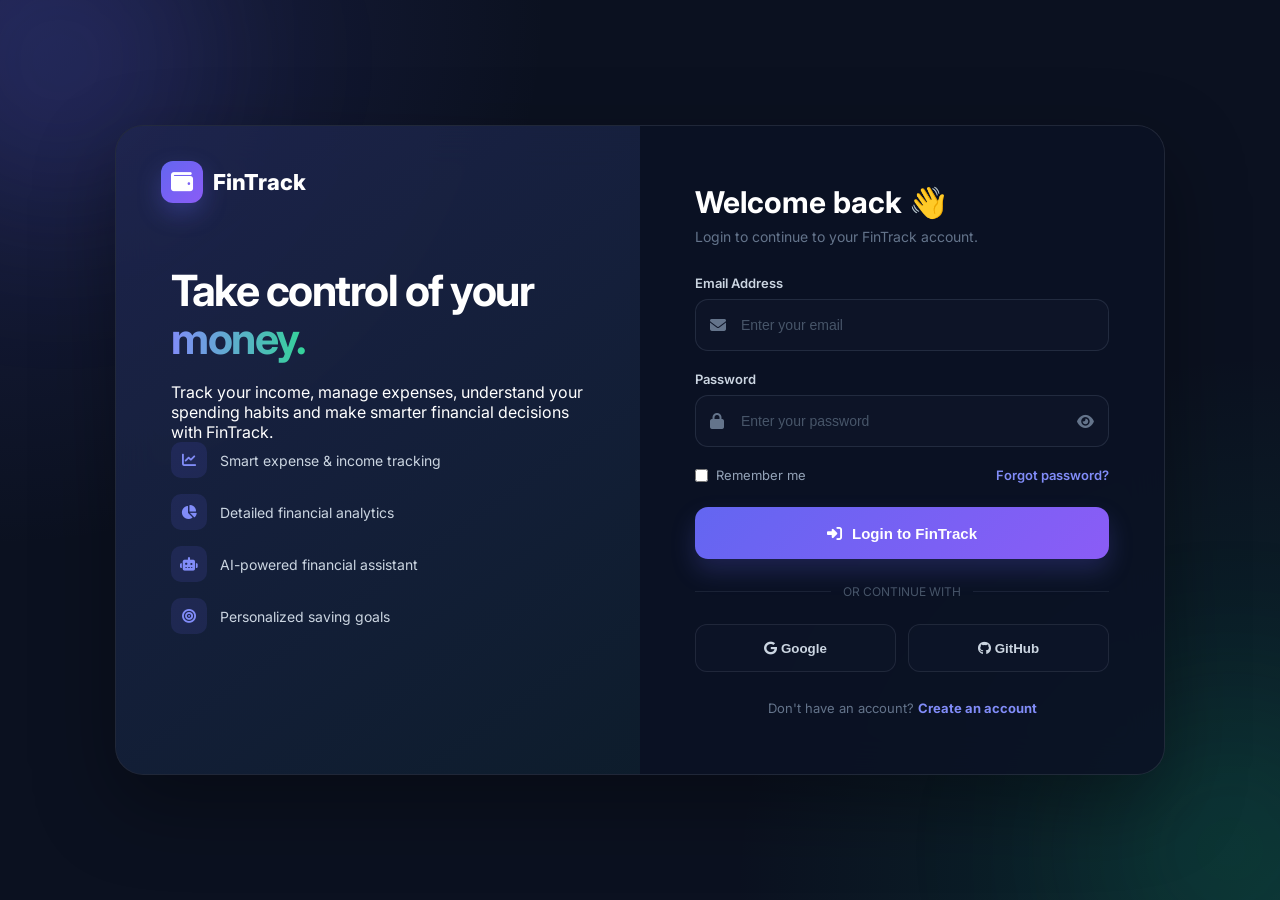
<file: ai-assistant.html>
<!DOCTYPE html>
<html lang="en">

<head>

    <meta charset="UTF-8">

    <meta name="viewport"
          content="width=device-width, initial-scale=1.0">

    <meta name="description"
          content="FinTrack AI Financial Assistant">

    <title>FinTrack — AI Assistant</title>


    <!-- Google Font -->

    <link rel="preconnect"
          href="https://fonts.googleapis.com">

    <link rel="preconnect"
          href="https://fonts.gstatic.com"
          crossorigin>

    <link href="https://fonts.googleapis.com/css2?family=Inter:wght@400;500;600;700;800&display=swap"
          rel="stylesheet">


    <!-- Font Awesome -->

    <link rel="stylesheet"
          href="https://cdnjs.cloudflare.com/ajax/libs/font-awesome/6.5.2/css/all.min.css">


    <!-- Main CSS -->

    <link rel="stylesheet"
          href="style.css">


    <style>

        /* =====================================================
           AI ASSISTANT PAGE
           ===================================================== */

        .ai-page {

            width: 100%;

            max-width: 1150px;

            margin: 0 auto;

        }


        /* =====================================================
           HERO
           ===================================================== */

        .ai-hero {

            position: relative;

            overflow: hidden;

            padding: 32px;

            margin-bottom: 20px;

            border: 1px solid #30275a;

            border-radius: 22px;

            background:
                radial-gradient(
                    circle at 85% 20%,
                    rgba(124, 92, 255, 0.20),
                    transparent 30%
                ),
                linear-gradient(
                    135deg,
                    #17142a,
                    #101522
                );

        }


        .ai-hero::before {

            content: "";

            position: absolute;

            width: 180px;

            height: 180px;

            right: -80px;

            bottom: -90px;

            border-radius: 50%;

            background:
                rgba(
                    124,
                    92,
                    255,
                    0.12
                );

        }


        .ai-hero-content {

            position: relative;

            z-index: 2;

            display: flex;

            align-items: center;

            gap: 20px;

        }


        .ai-hero-icon {

            width: 70px;

            height: 70px;

            flex-shrink: 0;

            display: flex;

            align-items: center;

            justify-content: center;

            border-radius: 20px;

            color: #ffffff;

            font-size: 27px;

            background:
                linear-gradient(
                    135deg,
                    #6d55f5,
                    #9b7cff
                );

            box-shadow:
                0 12px 35px
                rgba(
                    124,
                    92,
                    255,
                    0.25
                );

        }


        .ai-hero-text h2 {

            margin: 0 0 7px;

            font-size: 25px;

            font-weight: 800;

        }


        .ai-hero-text p {

            max-width: 650px;

            margin: 0;

            color: #929bb0;

            font-size: 12px;

            line-height: 1.7;

        }


        .ai-status {

            display: inline-flex;

            align-items: center;

            gap: 6px;

            margin-top: 10px;

            color: #19d99a;

            font-size: 10px;

            font-weight: 600;

        }


        .ai-status-dot {

            width: 7px;

            height: 7px;

            border-radius: 50%;

            background: #19d99a;

            box-shadow:
                0 0 10px
                rgba(
                    25,
                    217,
                    154,
                    0.7
                );

        }


        /* =====================================================
           MAIN GRID
           ===================================================== */

        .ai-layout {

            display: grid;

            grid-template-columns:
                1.7fr 1fr;

            gap: 20px;

            align-items: start;

        }


        /* =====================================================
           CHAT CARD
           ===================================================== */

        .chat-card {

            min-width: 0;

            height: 650px;

            display: flex;

            flex-direction: column;

            overflow: hidden;

            border: 1px solid #252b3b;

            border-radius: 20px;

            background: #111522;

        }


        .chat-header {

            display: flex;

            align-items: center;

            justify-content: space-between;

            padding: 17px 20px;

            border-bottom:
                1px solid #252b3b;

        }


        .chat-header-left {

            display: flex;

            align-items: center;

            gap: 10px;

        }


        .chat-mini-icon {

            width: 34px;

            height: 34px;

            display: flex;

            align-items: center;

            justify-content: center;

            border-radius: 10px;

            color: #9b83ff;

            background:
                rgba(
                    124,
                    92,
                    255,
                    0.12
                );

        }


        .chat-header h3 {

            margin: 0;

            font-size: 14px;

        }


        .chat-header span {

            display: block;

            margin-top: 2px;

            color: #69738a;

            font-size: 9px;

        }


        .clear-chat {

            width: 32px;

            height: 32px;

            border: 0;

            border-radius: 8px;

            background: #191f2c;

            color: #7d879c;

            cursor: pointer;

        }


        .clear-chat:hover {

            color: #ff5c85;

        }


        /* =====================================================
           CHAT BODY
           ===================================================== */

        .chat-body {

            flex: 1;

            overflow-y: auto;

            padding: 20px;

            scroll-behavior: smooth;

        }


        .chat-body::-webkit-scrollbar {

            width: 5px;

        }


        .chat-body::-webkit-scrollbar-thumb {

            border-radius: 10px;

            background: #2a3040;

        }


        .message {

            display: flex;

            gap: 10px;

            margin-bottom: 17px;

            animation:
                messageIn
                0.25s
                ease;

        }


        @keyframes messageIn {

            from {

                opacity: 0;

                transform:
                    translateY(8px);

            }

            to {

                opacity: 1;

                transform:
                    translateY(0);

            }

        }


        .message.user {

            justify-content: flex-end;

        }


        .message-avatar {

            width: 31px;

            height: 31px;

            flex-shrink: 0;

            display: flex;

            align-items: center;

            justify-content: center;

            border-radius: 9px;

            font-size: 11px;

        }


        .message.ai .message-avatar {

            color: #ffffff;

            background:
                linear-gradient(
                    135deg,
                    #6d55f5,
                    #957aff
                );

        }


        .message.user .message-avatar {

            order: 2;

            color: #aeb7ca;

            background: #202635;

        }


        .message-content {

            max-width: 78%;

        }


        .message-bubble {

            padding: 12px 14px;

            border-radius: 13px;

            color: #b4bccd;

            background: #171d2a;

            font-size: 11px;

            line-height: 1.65;

        }


        .message.ai
        .message-bubble {

            border-top-left-radius: 4px;

        }


        .message.user
        .message-bubble {

            border-top-right-radius: 4px;

            color: #e9ebf4;

            background:
                linear-gradient(
                    135deg,
                    #6650dc,
                    #765fe9
                );

        }


        .message-bubble strong {

            color: #f4f5fa;

        }


        .message-time {

            margin-top: 4px;

            color: #505a70;

            font-size: 8px;

        }


        .message.user
        .message-time {

            text-align: right;

        }


        /* =====================================================
           TYPING
           ===================================================== */

        .typing {

            display: none;

            align-items: center;

            gap: 4px;

            padding: 12px 14px;

            border-radius: 13px;

            border-top-left-radius: 4px;

            background: #171d2a;

        }


        .typing span {

            width: 5px;

            height: 5px;

            border-radius: 50%;

            background: #777f95;

            animation:
                typingBounce
                1s
                infinite;

        }


        .typing span:nth-child(2) {

            animation-delay:
                0.15s;

        }


        .typing span:nth-child(3) {

            animation-delay:
                0.3s;

        }


        @keyframes typingBounce {

            0%,
            60%,
            100% {

                transform:
                    translateY(0);

            }

            30% {

                transform:
                    translateY(-5px);

            }

        }


        /* =====================================================
           QUICK QUESTIONS
           ===================================================== */

        .quick-questions {

            padding: 12px 20px 5px;

        }


        .quick-title {

            margin-bottom: 8px;

            color: #606b80;

            font-size: 9px;

        }


        .quick-list {

            display: flex;

            flex-wrap: wrap;

            gap: 7px;

        }


        .quick-question {

            padding: 7px 10px;

            border: 1px solid #292f40;

            border-radius: 20px;

            background: #151a27;

            color: #8e98ac;

            font-family: inherit;

            font-size: 9px;

            cursor: pointer;

            transition:
                0.2s ease;

        }


        .quick-question:hover {

            border-color: #6952df;

            color: #b5a8ff;

            transform:
                translateY(-1px);

        }


        /* =====================================================
           CHAT INPUT
           ===================================================== */

        .chat-input-area {

            display: flex;

            gap: 9px;

            padding: 14px 20px 18px;

            border-top:
                1px solid #252b3b;

        }


        .chat-input {

            flex: 1;

            min-width: 0;

            height: 45px;

            padding: 0 14px;

            border: 1px solid #292f40;

            border-radius: 11px;

            outline: none;

            background: #171d2a;

            color: #edf0f7;

            font-family: inherit;

            font-size: 11px;

        }


        .chat-input:focus {

            border-color: #6d55f5;

            box-shadow:
                0 0 0 3px
                rgba(
                    124,
                    92,
                    255,
                    0.08
                );

        }


        .chat-input::placeholder {

            color: #596378;

        }


        .send-button {

            width: 45px;

            height: 45px;

            flex-shrink: 0;

            border: 0;

            border-radius: 11px;

            color: #ffffff;

            background:
                linear-gradient(
                    135deg,
                    #6d55f5,
                    #8d72ff
                );

            cursor: pointer;

            transition:
                transform 0.2s ease;

        }


        .send-button:hover {

            transform:
                translateY(-2px);

        }


        /* =====================================================
           SIDE PANEL
           ===================================================== */

        .ai-side {

            display: flex;

            flex-direction: column;

            gap: 18px;

        }


        .ai-side-card {

            padding: 20px;

            border: 1px solid #252b3b;

            border-radius: 18px;

            background:
                linear-gradient(
                    145deg,
                    #111522,
                    #0f131e
                );

        }


        .side-title {

            display: flex;

            align-items: center;

            gap: 8px;

            margin-bottom: 16px;

        }


        .side-title i {

            color: #9b82ff;

        }


        .side-title h3 {

            margin: 0;

            font-size: 14px;

        }


        /* =====================================================
           FINANCIAL SNAPSHOT
           ===================================================== */

        .snapshot-row {

            display: flex;

            align-items: center;

            justify-content: space-between;

            padding: 11px 0;

            border-bottom:
                1px solid #202635;

        }


        .snapshot-row:last-child {

            border-bottom: 0;

        }


        .snapshot-row span {

            color: #707a90;

            font-size: 10px;

        }


        .snapshot-row strong {

            color: #e9ebf3;

            font-size: 11px;

        }


        .snapshot-row strong.income {

            color: #19d99a;

        }


        .snapshot-row strong.expense {

            color: #ff6388;

        }


        .snapshot-row strong.savings {

            color: #a18aff;

        }


        /* =====================================================
           SUGGESTIONS
           ===================================================== */

        .suggestion {

            display: flex;

            align-items: flex-start;

            gap: 10px;

            padding: 11px;

            margin-bottom: 8px;

            border: 1px solid #252b3b;

            border-radius: 11px;

            background: #151a27;

            cursor: pointer;

            transition:
                0.2s ease;

        }


        .suggestion:last-child {

            margin-bottom: 0;

        }


        .suggestion:hover {

            transform:
                translateX(3px);

            border-color:
                #5042a0;

        }


        .suggestion i {

            margin-top: 2px;

            color: #9179ff;

            font-size: 11px;

        }


        .suggestion p {

            margin: 0;

            color: #9ba4b7;

            font-size: 10px;

            line-height: 1.5;

        }


        /* =====================================================
           SAVING TARGET
           ===================================================== */

        .target-box {

            padding: 15px;

            border-radius: 13px;

            background:
                linear-gradient(
                    135deg,
                    rgba(
                        124,
                        92,
                        255,
                        0.12
                    ),
                    rgba(
                        124,
                        92,
                        255,
                        0.03
                    )
                );

            border:
                1px solid
                rgba(
                    124,
                    92,
                    255,
                    0.18
                );

        }


        .target-label {

            color: #727c91;

            font-size: 9px;

        }


        .target-amount {

            margin: 5px 0;

            color: #f1f3fa;

            font-size: 23px;

            font-weight: 800;

        }


        .target-help {

            color: #818b9f;

            font-size: 9px;

            line-height: 1.5;

        }


        /* =====================================================
           RESPONSIVE
           ===================================================== */

        @media (max-width: 1000px) {

            .ai-layout {

                grid-template-columns:
                    1fr;

            }


            .ai-side {

                display: grid;

                grid-template-columns:
                    1fr 1fr;

            }

        }


        @media (max-width: 800px) {

            .ai-hero {

                padding: 22px;

            }


            .ai-hero-content {

                align-items:
                    flex-start;

            }


            .chat-card {

                height: 600px;

            }

        }


        @media (max-width: 600px) {

            .ai-hero-content {

                flex-direction:
                    column;

            }


            .ai-hero-text h2 {

                font-size: 21px;

            }


            .ai-side {

                grid-template-columns:
                    1fr;

            }


            .chat-card {

                height: 570px;

            }


            .chat-body {

                padding: 15px;

            }


            .quick-questions {

                padding-left: 15px;

                padding-right: 15px;

            }


            .chat-input-area {

                padding-left: 15px;

                padding-right: 15px;

            }


            .message-content {

                max-width: 85%;

            }

        }

    </style>

</head>


<body>


    <!-- =====================================================
         SIDEBAR
         ===================================================== -->

    <aside class="sidebar"
           id="sidebar">


        <div class="logo">

            <div class="logo-icon">

                <i class="fa-solid fa-wallet"></i>

            </div>


            <span>

                Fin<span class="logo-highlight">
                    Track
                </span>

            </span>

        </div>


        <nav class="sidebar-nav">


            <p class="nav-title">
                MAIN
            </p>


            <a href="index.html"
               class="nav-link">

                <i class="fa-solid fa-chart-pie"></i>

                <span>
                    Dashboard
                </span>

            </a>


            <a href="transactions.html"
               class="nav-link">

                <i class="fa-solid fa-receipt"></i>

                <span>
                    Transactions
                </span>

            </a>


            <a href="budget.html"
               class="nav-link">

                <i class="fa-solid fa-bullseye"></i>

                <span>
                    Budget
                </span>

            </a>


            <a href="analytics.html"
               class="nav-link">

                <i class="fa-solid fa-chart-line"></i>

                <span>
                    Analytics
                </span>

            </a>


            <p class="nav-title">
                TOOLS
            </p>


            <a href="ai-assistant.html"
               class="nav-link ai-link active">

                <i class="fa-solid fa-wand-magic-sparkles"></i>

                <span>
                    AI Assistant
                </span>

                <span class="new-badge">
                    AI
                </span>

            </a>

        </nav>


        <div class="sidebar-bottom">

            <div class="tip-card">

                <div class="tip-icon">

                    <i class="fa-solid fa-lightbulb"></i>

                </div>


                <div>

                    <h4>
                        Smart Tip
                    </h4>

                    <p>
                        Ask your AI assistant about your spending habits.
                    </p>

                </div>

            </div>

        </div>

    </aside>



    <!-- =====================================================
         MAIN CONTENT
         ===================================================== -->

    <main class="main-content">


        <!-- HEADER -->

        <header class="top-header">


            <button
                class="mobile-menu"
                id="mobileMenu"
                type="button">

                <i class="fa-solid fa-bars"></i>

            </button>


            <div class="page-heading">

                <span class="greeting">
                    Your financial co-pilot 🤖
                </span>

                <h1>
                    AI Assistant
                </h1>

            </div>


            <div class="header-right">

                <button
                    class="notification-btn"
                    type="button">

                    <i class="fa-regular fa-bell"></i>

                    <span class="notification-dot"></span>

                </button>


                <div class="profile-wrapper">

    <button
        type="button"
        class="profile"
        id="userProfileBtn">

        <div class="profile-avatar" data-user-avatar>
            U
        </div>

        <div class="profile-info">
            <strong data-user-name>User</strong>
            <span data-user-email>Personal Account</span>
        </div>

        <i class="fa-solid fa-chevron-down profile-arrow"></i>

    </button>


    <div class="profile-dropdown" id="profileDropdown">

        <!-- USER INFO -->
        <div class="dropdown-user">

            <div
                class="profile-avatar large"
                data-user-avatar>
                U
            </div>

            <div>
                <strong data-user-name>User</strong>
                <span data-user-email>
                    user@example.com
                </span>
            </div>

        </div>


        <div class="dropdown-divider"></div>


        <!-- PROFILE -->
        <a
            href="profile.html"
            class="dropdown-item">

            <i class="fa-solid fa-user"></i>
            <span>My Profile</span>

        </a>


        <!-- SETTINGS -->
        <a
            href="settings.html"
            class="dropdown-item">

            <i class="fa-solid fa-gear"></i>
            <span>Settings</span>

        </a>


        <div class="dropdown-divider"></div>


        <!-- LOGOUT -->
        <button
            type="button"
            class="dropdown-item logout-item"
            id="logoutBtn">

            <i class="fa-solid fa-right-from-bracket"></i>
            <span>Logout</span>

        </button>

    </div>

</div>

            </div>

        </header>



        <!-- =====================================================
             AI PAGE
             ===================================================== -->

        <section class="ai-page">


            <!-- HERO -->

            <div class="ai-hero">


                <div class="ai-hero-content">


                    <div class="ai-hero-icon">

                        <i class="
                            fa-solid
                            fa-wand-magic-sparkles
                        "></i>

                    </div>


                    <div class="ai-hero-text">

                        <h2>
                            Meet your Financial AI 🤖
                        </h2>


                        <p>
                            Ask questions about your income,
                            expenses, savings and spending habits.
                            I'll analyze your FinTrack data and
                            give you practical suggestions.
                        </p>


                        <div class="ai-status">

                            <span class="ai-status-dot"></span>

                            <span>
                                Financial data connected
                            </span>

                        </div>

                    </div>

                </div>

            </div>



            <!-- =================================================
                 AI LAYOUT
                 ================================================= -->

            <div class="ai-layout">


                <!-- =================================================
                     CHAT
                     ================================================= -->

                <div class="chat-card">


                    <div class="chat-header">


                        <div class="chat-header-left">


                            <div class="chat-mini-icon">

                                <i class="
                                    fa-solid
                                    fa-robot
                                "></i>

                            </div>


                            <div>

                                <h3>
                                    FinTrack AI
                                </h3>

                                <span>
                                    Smart financial assistant
                                </span>

                            </div>

                        </div>


                        <button
                            class="clear-chat"
                            id="clearChat"
                            title="Clear chat">

                            <i class="
                                fa-solid
                                fa-trash-can
                            "></i>

                        </button>

                    </div>



                    <!-- CHAT -->

                    <div
                        class="chat-body"
                        id="chatBody">


                        <!-- Initial message -->

                        <div class="
                            message
                            ai
                        ">


                            <div class="message-avatar">

                                <i class="
                                    fa-solid
                                    fa-robot
                                "></i>

                            </div>


                            <div class="message-content">

                                <div class="message-bubble">

                                    Hey! 👋 I'm your
                                    <strong>
                                        FinTrack AI
                                    </strong>.

                                    <br><br>

                                    I can analyze your
                                    expenses, income and
                                    savings and help you
                                    make smarter financial
                                    decisions.

                                    <br><br>

                                    Try asking me:

                                    <br>

                                    • Where am I spending the most?

                                    <br>

                                    • How can I save ₹5,000?

                                    <br>

                                    • How much did I spend on food?

                                </div>


                                <div class="message-time">
                                    Just now
                                </div>

                            </div>

                        </div>


                        <!-- Typing -->

                        <div
                            class="message ai"
                            id="typingMessage">


                            <div class="message-avatar">

                                <i class="
                                    fa-solid
                                    fa-robot
                                "></i>

                            </div>


                            <div class="typing"
                                 id="typing">

                                <span></span>

                                <span></span>

                                <span></span>

                            </div>

                        </div>

                    </div>



                    <!-- QUICK QUESTIONS -->

                    <div class="quick-questions">

                        <div class="quick-title">
                            QUICK QUESTIONS
                        </div>


                        <div class="quick-list">


                            <button
                                class="quick-question"
                                data-question="Where am I spending the most?">

                                📊 Biggest expense

                            </button>


                            <button
                                class="quick-question"
                                data-question="How can I save ₹5000?">

                                💰 Save ₹5000

                            </button>


                            <button
                                class="quick-question"
                                data-question="How is my financial health?">

                                ❤️ Financial health

                            </button>


                            <button
                                class="quick-question"
                                data-question="Give me some saving tips">

                                💡 Saving tips

                            </button>


                        </div>

                    </div>



                    <!-- INPUT -->

                    <form
                        class="chat-input-area"
                        id="chatForm">


                        <input
                            type="text"
                            class="chat-input"
                            id="chatInput"
                            placeholder="Ask anything about your finances..."
                            autocomplete="off">


                        <button
                            class="send-button"
                            type="submit">

                            <i class="
                                fa-solid
                                fa-paper-plane
                            "></i>

                        </button>

                    </form>

                </div>



                <!-- =================================================
                     SIDE PANEL
                     ================================================= -->

                <aside class="ai-side">


                    <!-- SNAPSHOT -->

                    <div class="ai-side-card">


                        <div class="side-title">

                            <i class="
                                fa-solid
                                fa-chart-simple
                            "></i>

                            <h3>
                                Financial Snapshot
                            </h3>

                        </div>


                        <div class="snapshot-row">

                            <span>
                                Income
                            </span>

                            <strong
                                class="income"
                                id="snapshotIncome">
                                ₹0
                            </strong>

                        </div>


                        <div class="snapshot-row">

                            <span>
                                Expenses
                            </span>

                            <strong
                                class="expense"
                                id="snapshotExpense">
                                ₹0
                            </strong>

                        </div>


                        <div class="snapshot-row">

                            <span>
                                Savings
                            </span>

                            <strong
                                class="savings"
                                id="snapshotSavings">
                                ₹0
                            </strong>

                        </div>


                        <div class="snapshot-row">

                            <span>
                                Savings Rate
                            </span>

                            <strong
                                id="snapshotRate">
                                0%
                            </strong>

                        </div>


                        <div class="snapshot-row">

                            <span>
                                Transactions
                            </span>

                            <strong
                                id="snapshotTransactions">
                                0
                            </strong>

                        </div>

                    </div>



                    <!-- SUGGESTIONS -->

                    <div class="ai-side-card">


                        <div class="side-title">

                            <i class="
                                fa-solid
                                fa-lightbulb
                            "></i>

                            <h3>
                                Ask AI
                            </h3>

                        </div>


                        <div
                            class="suggestion"
                            data-question="What are my biggest expenses?">

                            <i class="
                                fa-solid
                                fa-arrow-trend-up
                            "></i>

                            <p>
                                What are my biggest expenses?
                            </p>

                        </div>


                        <div
                            class="suggestion"
                            data-question="Analyze my spending habits">

                            <i class="
                                fa-solid
                                fa-magnifying-glass-chart
                            "></i>

                            <p>
                                Analyze my spending habits
                            </p>

                        </div>


                        <div
                            class="suggestion"
                            data-question="How can I reduce my expenses?">

                            <i class="
                                fa-solid
                                fa-scissors
                            "></i>

                            <p>
                                How can I reduce my expenses?
                            </p>

                        </div>


                        <div
                            class="suggestion"
                            data-question="Give me a monthly financial plan">

                            <i class="
                                fa-solid
                                fa-calendar-check
                            "></i>

                            <p>
                                Give me a monthly financial plan
                            </p>

                        </div>

                    </div>



                    <!-- TARGET -->

                    <div class="ai-side-card">


                        <div class="side-title">

                            <i class="
                                fa-solid
                                fa-bullseye
                            "></i>

                            <h3>
                                Savings Target
                            </h3>

                        </div>


                        <div class="target-box">

                            <div class="target-label">
                                Want to save ₹5,000?
                            </div>


                            <div
                                class="target-amount"
                                id="targetAmount">

                                ₹0

                            </div>


                            <div
                                class="target-help"
                                id="targetHelp">

                                Ask AI how you can reach
                                your savings target.

                            </div>

                        </div>

                    </div>


                </aside>

            </div>

        </section>



        <!-- FOOTER -->

        <footer class="footer">

            <p>
                © 2026 FinTrack.
                Built for smarter financial decisions.
            </p>


            <div class="footer-links">

                <a href="#">
                    Privacy
                </a>

                <a href="#">
                    Terms
                </a>

                <a href="#">
                    Help
                </a>

            </div>

        </footer>


    </main>



    <!-- =====================================================
         JAVASCRIPT
         ===================================================== -->

    <script src="auth.js"></script>
    <script src="script.js"></script>

    <script src="ai-assistant.js"></script>


</body>

</html>
</file>
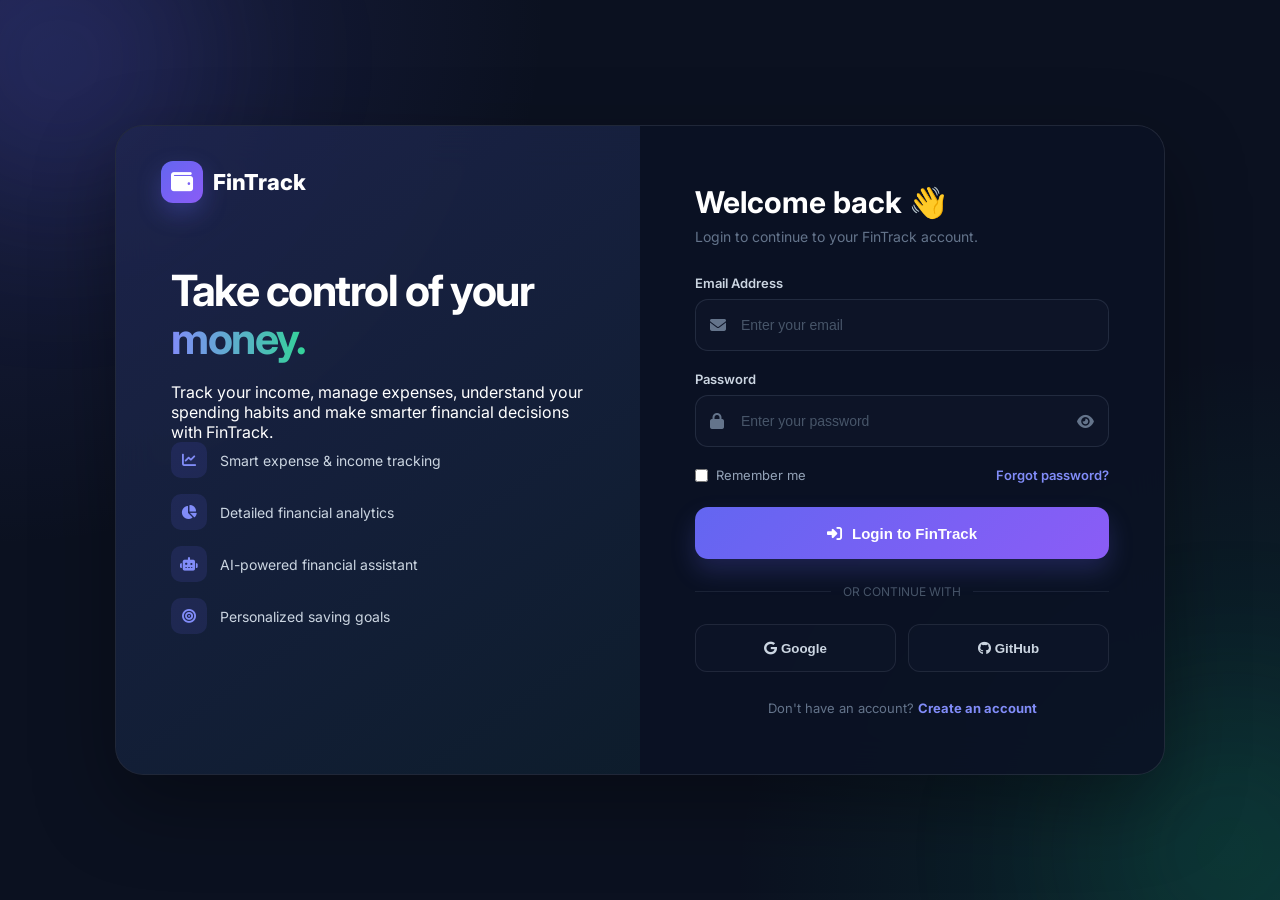
<file: budget.html>
<!DOCTYPE html>
<html lang="en">

<head>

    <meta charset="UTF-8">

    <meta name="viewport"
          content="width=device-width, initial-scale=1.0">

    <meta name="description"
          content="Manage your monthly budget with FinTrack">

    <title>FinTrack — Budget</title>


    <!-- Google Font -->

    <link rel="preconnect"
          href="https://fonts.googleapis.com">

    <link rel="preconnect"
          href="https://fonts.gstatic.com"
          crossorigin>

    <link href="https://fonts.googleapis.com/css2?family=Inter:wght@400;500;600;700;800&display=swap"
          rel="stylesheet">


    <!-- Font Awesome -->

    <link rel="stylesheet"
          href="https://cdnjs.cloudflare.com/ajax/libs/font-awesome/6.5.2/css/all.min.css">


    <!-- Main CSS -->

    <link rel="stylesheet"
          href="style.css">


    <style>

        /* =====================================================
           BUDGET PAGE
           ===================================================== */

        .budget-page {
            width: 100%;
        }


        /* =====================================================
           PAGE HEADER
           ===================================================== */

        .budget-heading {

            display: flex;

            align-items: center;

            justify-content: space-between;

            gap: 20px;

            margin-bottom: 28px;

        }


        .budget-heading h2 {

            margin: 0 0 6px;

            font-size: 24px;

            font-weight: 800;

        }


        .budget-heading p {

            margin: 0;

            color: #7d879f;

            font-size: 14px;

        }


        /* =====================================================
           MONTH SELECTOR
           ===================================================== */

        .budget-month-selector {

            display: flex;

            align-items: center;

            gap: 10px;

        }


        .budget-month-selector select {

            height: 44px;

            min-width: 150px;

            padding: 0 14px;

            border: 1px solid #293043;

            border-radius: 11px;

            background: #151a27;

            color: #eef1fa;

            outline: none;

            font-family: inherit;

            cursor: pointer;

        }


        /* =====================================================
           OVERVIEW CARDS
           ===================================================== */

        .budget-summary-grid {

            display: grid;

            grid-template-columns:
                repeat(4, minmax(0, 1fr));

            gap: 18px;

            margin-bottom: 22px;

        }


        .budget-summary-card {

            padding: 23px;

            border: 1px solid #252b3b;

            border-radius: 18px;

            background:
                linear-gradient(
                    145deg,
                    #111522,
                    #0e121d
                );

            position: relative;

            overflow: hidden;

        }


        .budget-summary-card::after {

            content: "";

            position: absolute;

            width: 110px;

            height: 110px;

            right: -55px;

            top: -55px;

            border-radius: 50%;

            background:
                rgba(
                    124,
                    92,
                    255,
                    0.07
                );

        }


        .budget-card-top {

            display: flex;

            align-items: center;

            justify-content: space-between;

            margin-bottom: 15px;

        }


        .budget-card-label {

            color: #7d879f;

            font-size: 13px;

        }


        .budget-card-icon {

            width: 43px;

            height: 43px;

            border-radius: 12px;

            display: flex;

            align-items: center;

            justify-content: center;

        }


        .budget-card-icon.purple {

            color: #9b86ff;

            background:
                rgba(
                    124,
                    92,
                    255,
                    0.14
                );

        }


        .budget-card-icon.green {

            color: #19d99a;

            background:
                rgba(
                    25,
                    217,
                    154,
                    0.11
                );

        }


        .budget-card-icon.red {

            color: #ff5c85;

            background:
                rgba(
                    255,
                    92,
                    133,
                    0.11
                );

        }


        .budget-card-icon.yellow {

            color: #ffc857;

            background:
                rgba(
                    255,
                    200,
                    87,
                    0.11
                );

        }


        .budget-card-value {

            margin: 0;

            color: #f4f6fc;

            font-size: 27px;

            font-weight: 800;

        }


        .budget-card-description {

            margin-top: 9px;

            color: #717b91;

            font-size: 12px;

        }


        /* =====================================================
           MAIN BUDGET CARD
           ===================================================== */

        .main-budget-card {

            padding: 28px;

            margin-bottom: 22px;

            border: 1px solid #252b3b;

            border-radius: 19px;

            background:
                linear-gradient(
                    145deg,
                    #111522,
                    #0e121d
                );

        }


        .main-budget-header {

            display: flex;

            align-items: center;

            justify-content: space-between;

            margin-bottom: 25px;

        }


        .main-budget-header h3 {

            margin: 0 0 5px;

            font-size: 19px;

            font-weight: 800;

        }


        .main-budget-header p {

            margin: 0;

            color: #727c92;

            font-size: 13px;

        }


        .budget-status-badge {

            padding:
                8px 13px;

            border-radius: 20px;

            background:
                rgba(
                    25,
                    217,
                    154,
                    0.10
                );

            color: #19d99a;

            font-size: 11px;

            font-weight: 700;

        }


        /* =====================================================
           LIMIT INPUTS
           ===================================================== */

        .budget-limits-grid {

            display: grid;

            grid-template-columns:
                1fr 1fr;

            gap: 16px;

            margin-bottom: 28px;

        }


        .budget-limit-box {

            padding: 19px;

            border: 1px solid #293043;

            border-radius: 14px;

            background: #151a27;

        }


        .budget-limit-label {

            display: flex;

            align-items: center;

            gap: 9px;

            margin-bottom: 11px;

            color: #929bb0;

            font-size: 12px;

            font-weight: 600;

        }


        .budget-limit-label i {

            font-size: 12px;

        }


        .budget-limit-label .minimum-icon {

            color: #19d99a;

        }


        .budget-limit-label .maximum-icon {

            color: #ff5c85;

        }


        .budget-limit-input {

            position: relative;

        }


        .budget-limit-input span {

            position: absolute;

            left: 14px;

            top: 50%;

            transform:
                translateY(-50%);

            color: #7e879c;

            font-size: 14px;

        }


        .budget-limit-input input {

            width: 100%;

            height: 45px;

            padding:
                0 14px 0 31px;

            border: 1px solid #293043;

            border-radius: 10px;

            background: #101520;

            color: #f1f3fa;

            outline: none;

            font-family: inherit;

            font-size: 14px;

            font-weight: 600;

        }


        .budget-limit-input input:focus {

            border-color: #7c5cff;

            box-shadow:
                0 0 0 3px
                rgba(
                    124,
                    92,
                    255,
                    0.10
                );

        }


        /* =====================================================
           PROGRESS
           ===================================================== */

        .budget-progress-section {

            margin-top: 5px;

        }


        .budget-progress-header {

            display: flex;

            align-items: center;

            justify-content: space-between;

            margin-bottom: 10px;

        }


        .budget-progress-header span {

            color: #80899e;

            font-size: 12px;

        }


        .budget-progress-header strong {

            color: #f2f4fa;

            font-size: 13px;

        }


        .budget-progress-track {

            height: 12px;

            padding: 2px;

            border-radius: 20px;

            background: #202635;

            overflow: hidden;

        }


        .budget-progress-fill {

            width: 0%;

            height: 100%;

            border-radius: 20px;

            background:
                linear-gradient(
                    90deg,
                    #6d55f5,
                    #9a7cff
                );

            transition:
                width 0.6s ease;

        }


        .budget-progress-fill.warning {

            background:
                linear-gradient(
                    90deg,
                    #e7a92b,
                    #ffc857
                );

        }


        .budget-progress-fill.danger {

            background:
                linear-gradient(
                    90deg,
                    #e44770,
                    #ff668c
                );

        }


        .budget-progress-footer {

            display: flex;

            align-items: center;

            justify-content: space-between;

            margin-top: 10px;

        }


        .budget-progress-footer span {

            color: #6f7990;

            font-size: 11px;

        }


        .budget-progress-footer .remaining {

            color: #19d99a;

        }


        .budget-progress-footer .over {

            color: #ff5c85;

        }


        /* =====================================================
           STATUS MESSAGE
           ===================================================== */

        .budget-status-message {

            display: flex;

            align-items: center;

            gap: 10px;

            margin-top: 22px;

            padding:
                13px 15px;

            border-radius: 10px;

            background:
                rgba(
                    25,
                    217,
                    154,
                    0.09
                );

            color: #19d99a;

            font-size: 12px;

        }


        .budget-status-message.warning {

            background:
                rgba(
                    255,
                    200,
                    87,
                    0.09
                );

            color: #ffc857;

        }


        .budget-status-message.danger {

            background:
                rgba(
                    255,
                    92,
                    133,
                    0.09
                );

            color: #ff5c85;

        }


        /* =====================================================
           SAVE BUTTON
           ===================================================== */

        .budget-actions {

            display: flex;

            justify-content: flex-end;

            margin-top: 22px;

        }


        .save-budget-btn {

            border: none;

            padding:
                12px 21px;

            border-radius: 11px;

            background:
                linear-gradient(
                    135deg,
                    #7c5cff,
                    #6c52ef
                );

            color: white;

            font-family: inherit;

            font-size: 13px;

            font-weight: 700;

            cursor: pointer;

            display: flex;

            align-items: center;

            gap: 8px;

            box-shadow:
                0 10px 24px
                rgba(
                    124,
                    92,
                    255,
                    0.20
                );

            transition:
                0.25s ease;

        }


        .save-budget-btn:hover {

            transform:
                translateY(-2px);

        }


        /* =====================================================
           TIPS
           ===================================================== */

        .budget-tips-card {

            padding: 25px;

            border: 1px solid #252b3b;

            border-radius: 18px;

            background:
                linear-gradient(
                    145deg,
                    #111522,
                    #0e121d
                );

        }


        .budget-tips-header {

            display: flex;

            align-items: center;

            gap: 12px;

            margin-bottom: 20px;

        }


        .budget-tips-icon {

            width: 42px;

            height: 42px;

            border-radius: 12px;

            display: flex;

            align-items: center;

            justify-content: center;

            background:
                rgba(
                    124,
                    92,
                    255,
                    0.12
                );

            color: #9b86ff;

        }


        .budget-tips-header h3 {

            margin: 0 0 3px;

            font-size: 17px;

        }


        .budget-tips-header p {

            margin: 0;

            color: #737d93;

            font-size: 12px;

        }


        .budget-tips-grid {

            display: grid;

            grid-template-columns:
                repeat(3, 1fr);

            gap: 13px;

        }


        .budget-tip {

            padding: 17px;

            border: 1px solid #252b3b;

            border-radius: 12px;

            background: #151a27;

        }


        .budget-tip i {

            color: #9b86ff;

            margin-bottom: 10px;

        }


        .budget-tip h4 {

            margin: 0 0 6px;

            font-size: 13px;

        }


        .budget-tip p {

            margin: 0;

            color: #737d93;

            font-size: 11px;

            line-height: 1.6;

        }


        /* =====================================================
           RESPONSIVE
           ===================================================== */

        @media (max-width: 1100px) {

            .budget-summary-grid {

                grid-template-columns:
                    repeat(2, 1fr);

            }

        }


        @media (max-width: 750px) {

            .budget-heading {

                flex-direction: column;

                align-items: flex-start;

            }


            .budget-month-selector {

                width: 100%;

            }


            .budget-month-selector select {

                width: 100%;

            }


            .budget-summary-grid {

                grid-template-columns: 1fr;

            }


            .budget-limits-grid {

                grid-template-columns: 1fr;

            }


            .budget-tips-grid {

                grid-template-columns: 1fr;

            }


            .main-budget-card {

                padding: 20px;

            }


            .main-budget-header {

                align-items: flex-start;

                gap: 15px;

                flex-direction: column;

            }

        }

    </style>

</head>


<body>


    <!-- =====================================================
         SIDEBAR
         ===================================================== -->

    <aside class="sidebar"
           id="sidebar">


        <div class="logo">

            <div class="logo-icon">

                <i class="fa-solid fa-wallet"></i>

            </div>


            <span>

                Fin<span class="logo-highlight">
                    Track
                </span>

            </span>

        </div>


        <nav class="sidebar-nav">


            <p class="nav-title">
                MAIN
            </p>


            <a href="index.html"
               class="nav-link">

                <i class="fa-solid fa-chart-pie"></i>

                <span>
                    Dashboard
                </span>

            </a>


            <a href="transactions.html"
               class="nav-link">

                <i class="fa-solid fa-receipt"></i>

                <span>
                    Transactions
                </span>

            </a>


            <a href="budget.html"
               class="nav-link active">

                <i class="fa-solid fa-bullseye"></i>

                <span>
                    Budget
                </span>

            </a>


            <a href="analytics.html"
               class="nav-link">

                <i class="fa-solid fa-chart-line"></i>

                <span>
                    Analytics
                </span>

            </a>


            <p class="nav-title">
                TOOLS
            </p>


            <a href="ai-assistant.html"
               class="nav-link ai-link">

                <i class="fa-solid fa-wand-magic-sparkles"></i>

                <span>
                    AI Assistant
                </span>

                <span class="new-badge">
                    AI
                </span>

            </a>


        </nav>


        <div class="sidebar-bottom">

            <div class="tip-card">

                <div class="tip-icon">

                    <i class="fa-solid fa-lightbulb"></i>

                </div>


                <div>

                    <h4>
                        Smart Tip
                    </h4>

                    <p>
                        Set a realistic spending limit
                        and track it every month.
                    </p>

                </div>

            </div>

        </div>

    </aside>



    <!-- =====================================================
         MAIN CONTENT
         ===================================================== -->

    <main class="main-content">


        <!-- HEADER -->

        <header class="top-header">


            <button
                class="mobile-menu"
                id="mobileMenu"
                type="button">

                <i class="fa-solid fa-bars"></i>

            </button>


            <div class="page-heading">

                <span>
                    Good evening 🌙
                </span>

                <h1>
                    Budget
                </h1>

            </div>


            <div class="header-right">


                <button
                    class="notification-btn"
                    type="button">

                    <i class="fa-regular fa-bell"></i>

                    <span class="notification-dot"></span>

                </button>


                <div class="profile-wrapper">

    <button
        type="button"
        class="profile"
        id="userProfileBtn">

        <div class="profile-avatar" data-user-avatar>
            U
        </div>

        <div class="profile-info">
            <strong data-user-name>User</strong>
            <span data-user-email>Personal Account</span>
        </div>

        <i class="fa-solid fa-chevron-down profile-arrow"></i>

    </button>


    <div class="profile-dropdown" id="profileDropdown">

        <!-- USER INFO -->
        <div class="dropdown-user">

            <div
                class="profile-avatar large"
                data-user-avatar>
                U
            </div>

            <div>
                <strong data-user-name>User</strong>
                <span data-user-email>
                    user@example.com
                </span>
            </div>

        </div>


        <div class="dropdown-divider"></div>


        <!-- PROFILE -->
        <a
            href="profile.html"
            class="dropdown-item">

            <i class="fa-solid fa-user"></i>
            <span>My Profile</span>

        </a>


        <!-- SETTINGS -->
        <a
            href="settings.html"
            class="dropdown-item">

            <i class="fa-solid fa-gear"></i>
            <span>Settings</span>

        </a>


        <div class="dropdown-divider"></div>


        <!-- LOGOUT -->
        <button
            type="button"
            class="dropdown-item logout-item"
            id="logoutBtn">

            <i class="fa-solid fa-right-from-bracket"></i>
            <span>Logout</span>

        </button>

    </div>

</div>


            </div>

        </header>



        <!-- =================================================
             BUDGET PAGE
             ================================================= -->

        <section class="budget-page">


            <!-- HEADING -->

            <div class="budget-heading">


                <div>

                    <h2>
                        Monthly Budget
                    </h2>

                    <p>
                        Set your spending limits and stay financially healthy.
                    </p>

                </div>


                <div class="budget-month-selector">

                    <select id="budgetMonth">

                        <option value="0">
                            January
                        </option>

                        <option value="1">
                            February
                        </option>

                        <option value="2">
                            March
                        </option>

                        <option value="3">
                            April
                        </option>

                        <option value="4">
                            May
                        </option>

                        <option value="5">
                            June
                        </option>

                        <option value="6">
                            July
                        </option>

                        <option value="7">
                            August
                        </option>

                        <option value="8">
                            September
                        </option>

                        <option value="9">
                            October
                        </option>

                        <option value="10">
                            November
                        </option>

                        <option value="11">
                            December
                        </option>

                    </select>

                </div>

            </div>



            <!-- =================================================
                 SUMMARY CARDS
                 ================================================= -->

            <div class="budget-summary-grid">


                <!-- BUDGET -->

                <div class="budget-summary-card">

                    <div class="budget-card-top">

                        <span class="budget-card-label">
                            Maximum Budget
                        </span>

                        <div class="
                            budget-card-icon
                            purple
                        ">

                            <i class="fa-solid fa-bullseye"></i>

                        </div>

                    </div>


                    <h3
                        class="budget-card-value"
                        id="summaryMaxBudget">

                        ₹0

                    </h3>


                    <div class="budget-card-description">

                        Your monthly spending limit

                    </div>

                </div>



                <!-- SPENT -->

                <div class="budget-summary-card">

                    <div class="budget-card-top">

                        <span class="budget-card-label">
                            Total Spent
                        </span>

                        <div class="
                            budget-card-icon
                            red
                        ">

                            <i class="fa-solid fa-arrow-up"></i>

                        </div>

                    </div>


                    <h3
                        class="budget-card-value"
                        id="summarySpent">

                        ₹0

                    </h3>


                    <div class="budget-card-description">

                        Current month expenses

                    </div>

                </div>



                <!-- REMAINING -->

                <div class="budget-summary-card">

                    <div class="budget-card-top">

                        <span class="budget-card-label">
                            Remaining
                        </span>

                        <div class="
                            budget-card-icon
                            green
                        ">

                            <i class="fa-solid fa-wallet"></i>

                        </div>

                    </div>


                    <h3
                        class="budget-card-value"
                        id="summaryRemaining">

                        ₹0

                    </h3>


                    <div class="budget-card-description"
                         id="summaryRemainingText">

                        Available to spend

                    </div>

                </div>



                <!-- USAGE -->

                <div class="budget-summary-card">

                    <div class="budget-card-top">

                        <span class="budget-card-label">
                            Budget Used
                        </span>

                        <div class="
                            budget-card-icon
                            yellow
                        ">

                            <i class="fa-solid fa-chart-pie"></i>

                        </div>

                    </div>


                    <h3
                        class="budget-card-value"
                        id="summaryPercentage">

                        0%

                    </h3>


                    <div class="budget-card-description">

                        Of your maximum budget

                    </div>

                </div>

            </div>



            <!-- =================================================
                 MAIN BUDGET
                 ================================================= -->

            <div class="main-budget-card">


                <div class="main-budget-header">


                    <div>

                        <h3>
                            Budget Settings
                        </h3>

                        <p>
                            Configure your minimum target
                            and maximum spending limit.
                        </p>

                    </div>


                    <span
                        class="budget-status-badge"
                        id="budgetBadge">

                        Within Budget

                    </span>


                </div>



                <!-- LIMITS -->

                <div class="budget-limits-grid">


                    <!-- MINIMUM -->

                    <div class="budget-limit-box">


                        <div class="budget-limit-label">

                            <i class="
                                fa-solid
                                fa-arrow-down
                                minimum-icon
                            "></i>

                            Minimum Spending Target

                        </div>


                        <div class="budget-limit-input">

                            <span>
                                ₹
                            </span>

                            <input
                                type="number"
                                id="minBudgetInput"
                                min="0"
                                step="100"
                                placeholder="0"
                            >

                        </div>

                    </div>



                    <!-- MAXIMUM -->

                    <div class="budget-limit-box">


                        <div class="budget-limit-label">

                            <i class="
                                fa-solid
                                fa-arrow-up
                                maximum-icon
                            "></i>

                            Maximum Spending Limit

                        </div>


                        <div class="budget-limit-input">

                            <span>
                                ₹
                            </span>

                            <input
                                type="number"
                                id="maxBudgetInput"
                                min="0"
                                step="100"
                                placeholder="0"
                            >

                        </div>

                    </div>

                </div>



                <!-- PROGRESS -->

                <div class="budget-progress-section">


                    <div class="budget-progress-header">

                        <span>
                            Current spending
                        </span>

                        <strong
                            id="budgetPercentage">

                            0%

                        </strong>

                    </div>


                    <div class="budget-progress-track">

                        <div
                            class="budget-progress-fill"
                            id="budgetProgress">
                        </div>

                    </div>


                    <div class="budget-progress-footer">

                        <span
                            id="spentAmount">

                            ₹0 spent

                        </span>


                        <span
                            class="remaining"
                            id="remainingAmount">

                            ₹0 remaining

                        </span>

                    </div>

                </div>



                <!-- STATUS -->

                <div
                    class="budget-status-message"
                    id="budgetStatus">

                    <i class="
                        fa-solid
                        fa-circle-check
                    "></i>


                    <span>

                        Set your maximum budget
                        to start tracking.

                    </span>

                </div>



                <!-- SAVE -->

                <div class="budget-actions">

                    <button
                        class="save-budget-btn"
                        id="saveBudgetBtn"
                        type="button">

                        <i class="
                            fa-solid
                            fa-floppy-disk
                        "></i>

                        Save Budget

                    </button>

                </div>

            </div>



            <!-- =================================================
                 TIPS
                 ================================================= -->

            <div class="budget-tips-card">


                <div class="budget-tips-header">


                    <div class="budget-tips-icon">

                        <i class="
                            fa-solid
                            fa-lightbulb
                        "></i>

                    </div>


                    <div>

                        <h3>
                            Smart Budget Tips
                        </h3>

                        <p>
                            Small habits can make a big difference.
                        </p>

                    </div>

                </div>



                <div class="budget-tips-grid">


                    <div class="budget-tip">

                        <i class="
                            fa-solid
                            fa-chart-pie
                        "></i>

                        <h4>
                            Follow the 50/30/20 Rule
                        </h4>

                        <p>
                            Try allocating 50% for needs,
                            30% for wants and 20% for savings.
                        </p>

                    </div>


                    <div class="budget-tip">

                        <i class="
                            fa-solid
                            fa-bell
                        "></i>

                        <h4>
                            Watch the 80% Mark
                        </h4>

                        <p>
                            When your spending reaches 80%
                            of the limit, slow down unnecessary spending.
                        </p>

                    </div>


                    <div class="budget-tip">

                        <i class="
                            fa-solid
                            fa-piggy-bank
                        "></i>

                        <h4>
                            Keep a Safety Buffer
                        </h4>

                        <p>
                            Avoid using your entire budget.
                            Leave some money for unexpected expenses.
                        </p>

                    </div>

                </div>

            </div>


        </section>



        <!-- FOOTER -->

        <footer class="footer">

            <p>
                © 2026 FinTrack.
                Built for smarter financial decisions.
            </p>


            <div class="footer-links">

                <a href="#">
                    Privacy
                </a>

                <a href="#">
                    Terms
                </a>

                <a href="#">
                    Help
                </a>

            </div>

        </footer>


    </main>



    <!-- =====================================================
         JAVASCRIPT
         ===================================================== -->

         <script src="auth.js"></script>
         <script src="script.js"></script>


    <script src="budget.js"></script>


</body>

</html>
</file>
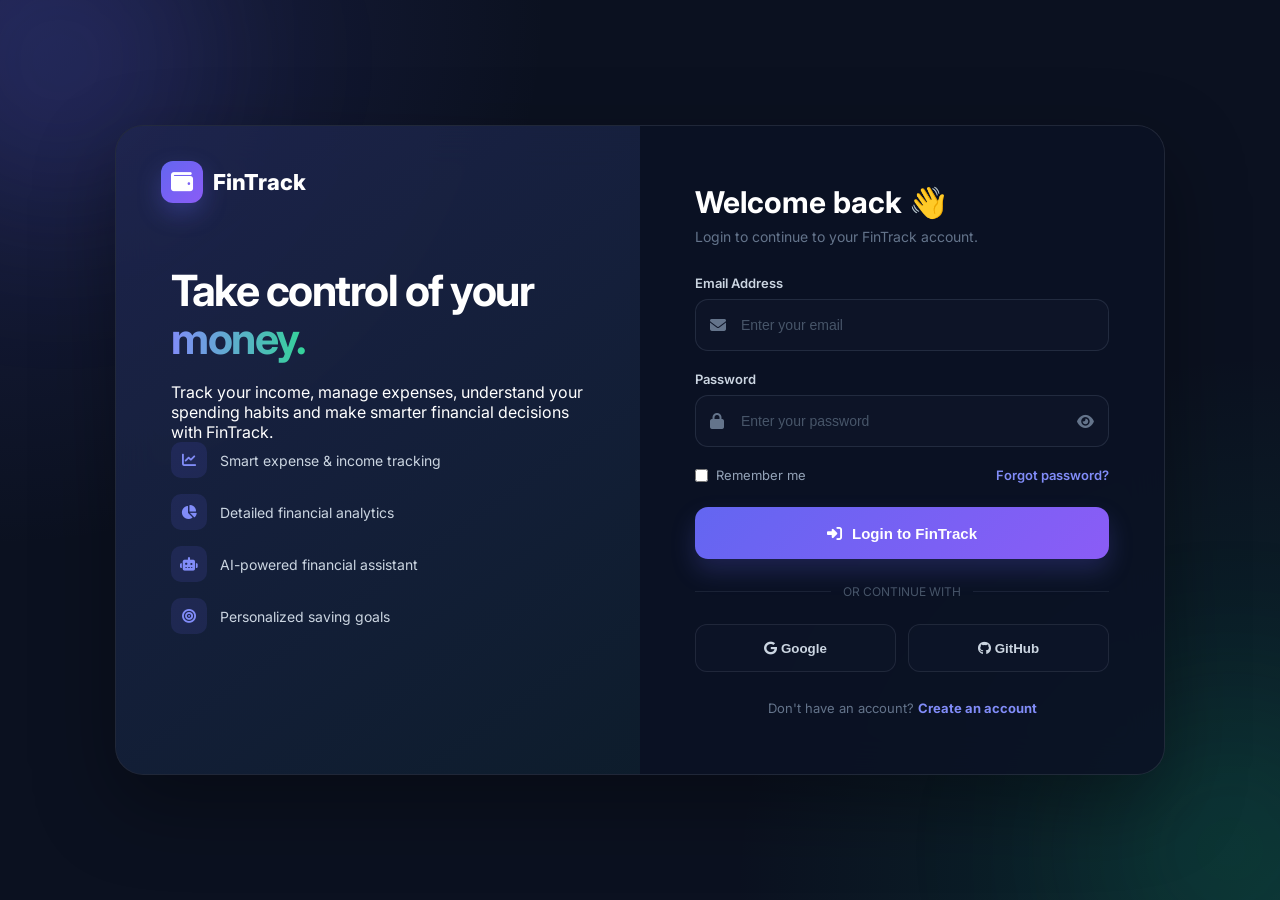
<file: login.html>
<!DOCTYPE html>
<html lang="en">
<head>
    <meta charset="UTF-8">
    <meta name="viewport" content="width=device-width, initial-scale=1.0">

    <title>Login | FinTrack</title>

    <!-- Google Font -->
    <link rel="preconnect" href="https://fonts.googleapis.com">
    <link rel="preconnect" href="https://fonts.gstatic.com" crossorigin>
    <link
        href="https://fonts.googleapis.com/css2?family=Inter:wght@400;500;600;700;800&display=swap"
        rel="stylesheet"
    >

    <!-- Font Awesome -->
    <link
        rel="stylesheet"
        href="https://cdnjs.cloudflare.com/ajax/libs/font-awesome/6.5.2/css/all.min.css"
    >

    <style>
        * {
            margin: 0;
            padding: 0;
            box-sizing: border-box;
        }

        body {
            font-family: "Inter", sans-serif;
            min-height: 100vh;
            background:
                radial-gradient(circle at top left, rgba(99, 102, 241, 0.18), transparent 35%),
                radial-gradient(circle at bottom right, rgba(16, 185, 129, 0.15), transparent 35%),
                #0b1120;
            color: #ffffff;
            display: flex;
            align-items: center;
            justify-content: center;
            padding: 20px;
            overflow-x: hidden;
        }

        .background-circle {
            position: fixed;
            border-radius: 50%;
            filter: blur(90px);
            pointer-events: none;
            z-index: -1;
        }

        .circle-one {
            width: 280px;
            height: 280px;
            background: rgba(99, 102, 241, 0.18);
            top: -80px;
            left: -80px;
        }

        .circle-two {
            width: 300px;
            height: 300px;
            background: rgba(16, 185, 129, 0.12);
            right: -100px;
            bottom: -100px;
        }

        .login-wrapper {
            width: 100%;
            max-width: 1050px;
            min-height: 650px;
            display: grid;
            grid-template-columns: 1fr 1fr;
            background: rgba(15, 23, 42, 0.82);
            border: 1px solid rgba(255, 255, 255, 0.08);
            border-radius: 28px;
            overflow: hidden;
            box-shadow: 0 30px 80px rgba(0, 0, 0, 0.35);
            backdrop-filter: blur(20px);
            animation: containerIn 0.7s ease;
        }

        @keyframes containerIn {
            from {
                opacity: 0;
                transform: translateY(25px) scale(0.98);
            }

            to {
                opacity: 1;
                transform: translateY(0) scale(1);
            }
        }

        /* LEFT SIDE */

        .login-info {
            position: relative;
            padding: 55px;
            display: flex;
            flex-direction: column;
            justify-content: center;
            background:
                linear-gradient(
                    145deg,
                    rgba(99, 102, 241, 0.16),
                    rgba(16, 185, 129, 0.05)
                );
        }

        .brand {
            position: absolute;
            top: 35px;
            left: 45px;
            display: flex;
            align-items: center;
            gap: 10px;
            font-size: 22px;
            font-weight: 800;
        }

        .brand-icon {
            width: 42px;
            height: 42px;
            border-radius: 12px;
            display: flex;
            align-items: center;
            justify-content: center;
            background: linear-gradient(135deg, #6366f1, #8b5cf6);
            box-shadow: 0 10px 25px rgba(99, 102, 241, 0.3);
        }

        .login-info h1 {
            font-size: 43px;
            line-height: 1.12;
            margin-bottom: 20px;
            letter-spacing: -1.5px;
        }

        .gradient-text {
            background: linear-gradient(90deg, #818cf8, #34d399);
            -webkit-background-clip: text;
            -webkit-text-fill-color: transparent;
        }

        .login-info > p {
            color: #94a3b8;
            line-height: 1.7;
            max-width: 450px;
            margin-bottom: 35px;
        }

        .features {
            display: flex;
            flex-direction: column;
            gap: 16px;
        }

        .feature {
            display: flex;
            align-items: center;
            gap: 13px;
            color: #cbd5e1;
            font-size: 14px;
        }

        .feature-icon {
            width: 36px;
            height: 36px;
            border-radius: 10px;
            display: flex;
            align-items: center;
            justify-content: center;
            background: rgba(99, 102, 241, 0.13);
            color: #818cf8;
        }

        /* RIGHT SIDE */

        .login-form-container {
            padding: 55px;
            display: flex;
            flex-direction: column;
            justify-content: center;
            background: rgba(2, 6, 23, 0.25);
        }

        .form-heading {
            margin-bottom: 30px;
        }

        .form-heading h2 {
            font-size: 30px;
            margin-bottom: 8px;
        }

        .form-heading p {
            color: #64748b;
            font-size: 14px;
        }

        .form-group {
            margin-bottom: 20px;
        }

        .form-group label {
            display: block;
            font-size: 13px;
            font-weight: 600;
            color: #cbd5e1;
            margin-bottom: 8px;
        }

        .input-wrapper {
            position: relative;
        }

        .input-icon {
            position: absolute;
            left: 15px;
            top: 50%;
            transform: translateY(-50%);
            color: #64748b;
            pointer-events: none;
        }

        .form-control {
            width: 100%;
            height: 52px;
            border: 1px solid rgba(148, 163, 184, 0.16);
            border-radius: 13px;
            background: rgba(15, 23, 42, 0.75);
            color: #ffffff;
            padding: 0 45px;
            outline: none;
            font-size: 14px;
            transition: 0.25s ease;
        }

        .form-control::placeholder {
            color: #475569;
        }

        .form-control:focus {
            border-color: #6366f1;
            box-shadow: 0 0 0 4px rgba(99, 102, 241, 0.10);
        }

        .password-toggle {
            position: absolute;
            right: 15px;
            top: 50%;
            transform: translateY(-50%);
            border: none;
            background: none;
            color: #64748b;
            cursor: pointer;
            font-size: 15px;
        }

        .password-toggle:hover {
            color: #a5b4fc;
        }

        .form-options {
            display: flex;
            align-items: center;
            justify-content: space-between;
            margin-bottom: 24px;
            font-size: 13px;
        }

        .remember {
            display: flex;
            align-items: center;
            gap: 8px;
            color: #94a3b8;
            cursor: pointer;
        }

        .remember input {
            accent-color: #6366f1;
        }

        .forgot-password {
            color: #818cf8;
            text-decoration: none;
            font-weight: 600;
        }

        .forgot-password:hover {
            text-decoration: underline;
        }

        .login-btn {
            width: 100%;
            height: 52px;
            border: none;
            border-radius: 13px;
            background: linear-gradient(135deg, #6366f1, #8b5cf6);
            color: white;
            font-size: 15px;
            font-weight: 700;
            cursor: pointer;
            display: flex;
            align-items: center;
            justify-content: center;
            gap: 10px;
            box-shadow: 0 12px 25px rgba(99, 102, 241, 0.22);
            transition: 0.25s ease;
        }

        .login-btn:hover {
            transform: translateY(-2px);
            box-shadow: 0 16px 30px rgba(99, 102, 241, 0.32);
        }

        .login-btn:active {
            transform: translateY(0);
        }

        .divider {
            display: flex;
            align-items: center;
            gap: 12px;
            margin: 25px 0;
            color: #475569;
            font-size: 12px;
        }

        .divider::before,
        .divider::after {
            content: "";
            height: 1px;
            flex: 1;
            background: rgba(148, 163, 184, 0.12);
        }

        .social-login {
            display: grid;
            grid-template-columns: 1fr 1fr;
            gap: 12px;
        }

        .social-btn {
            height: 48px;
            border-radius: 12px;
            border: 1px solid rgba(148, 163, 184, 0.14);
            background: rgba(15, 23, 42, 0.6);
            color: #cbd5e1;
            cursor: pointer;
            font-weight: 600;
            transition: 0.2s ease;
        }

        .social-btn:hover {
            background: rgba(30, 41, 59, 0.8);
            border-color: rgba(148, 163, 184, 0.25);
        }

        .signup-text {
            text-align: center;
            margin-top: 28px;
            color: #64748b;
            font-size: 13px;
        }

        .signup-text a {
            color: #818cf8;
            text-decoration: none;
            font-weight: 700;
        }

        .signup-text a:hover {
            text-decoration: underline;
        }

        .error-message {
            display: none;
            padding: 11px 13px;
            margin-bottom: 18px;
            border-radius: 10px;
            background: rgba(239, 68, 68, 0.10);
            border: 1px solid rgba(239, 68, 68, 0.18);
            color: #fca5a5;
            font-size: 13px;
        }

        .success-message {
            display: none;
            padding: 11px 13px;
            margin-bottom: 18px;
            border-radius: 10px;
            background: rgba(16, 185, 129, 0.10);
            border: 1px solid rgba(16, 185, 129, 0.18);
            color: #6ee7b7;
            font-size: 13px;
        }

        /* RESPONSIVE */

        @media (max-width: 850px) {
            .login-wrapper {
                grid-template-columns: 1fr;
                max-width: 520px;
            }

            .login-info {
                display: none;
            }

            .login-form-container {
                min-height: 650px;
                padding: 45px 35px;
            }
        }

        @media (max-width: 480px) {
            body {
                padding: 12px;
            }

            .login-wrapper {
                border-radius: 20px;
            }

            .login-form-container {
                padding: 35px 22px;
            }

            .form-heading h2 {
                font-size: 26px;
            }

            .social-login {
                grid-template-columns: 1fr;
            }

            .form-options {
                flex-direction: column;
                align-items: flex-start;
                gap: 12px;
            }
        }
    </style>
</head>

<body>

    <div class="background-circle circle-one"></div>
    <div class="background-circle circle-two"></div>

    <main class="login-wrapper">

        <!-- LEFT INFORMATION -->
        <section class="login-info">

            <div class="brand">
                <div class="brand-icon">
                    <i class="fa-solid fa-wallet"></i>
                </div>
                <span>FinTrack</span>
            </div>

            <div>
                <h1>
                    Take control of your
                    <span class="gradient-text">money.</span>
                </h1>

                <p>
                    Track your income, manage expenses, understand your
                    spending habits and make smarter financial decisions
                    with FinTrack.
                </p>

                <div class="features">

                    <div class="feature">
                        <div class="feature-icon">
                            <i class="fa-solid fa-chart-line"></i>
                        </div>
                        <span>Smart expense & income tracking</span>
                    </div>

                    <div class="feature">
                        <div class="feature-icon">
                            <i class="fa-solid fa-chart-pie"></i>
                        </div>
                        <span>Detailed financial analytics</span>
                    </div>

                    <div class="feature">
                        <div class="feature-icon">
                            <i class="fa-solid fa-robot"></i>
                        </div>
                        <span>AI-powered financial assistant</span>
                    </div>

                    <div class="feature">
                        <div class="feature-icon">
                            <i class="fa-solid fa-bullseye"></i>
                        </div>
                        <span>Personalized saving goals</span>
                    </div>

                </div>
            </div>

        </section>


        <!-- LOGIN FORM -->
        <section class="login-form-container">

            <div class="form-heading">
                <h2>Welcome back 👋</h2>
                <p>Login to continue to your FinTrack account.</p>
            </div>

            <div id="errorMessage" class="error-message"></div>

            <div id="successMessage" class="success-message"></div>

            <form id="loginForm">

                <!-- EMAIL -->
                <div class="form-group">

                    <label for="email">Email Address</label>

                    <div class="input-wrapper">

                        <i class="fa-solid fa-envelope input-icon"></i>

                        <input
                            type="email"
                            id="email"
                            class="form-control"
                            placeholder="Enter your email"
                            autocomplete="email"
                            required
                        >

                    </div>

                </div>


                <!-- PASSWORD -->
                <div class="form-group">

                    <label for="password">Password</label>

                    <div class="input-wrapper">

                        <i class="fa-solid fa-lock input-icon"></i>

                        <input
                            type="password"
                            id="password"
                            class="form-control"
                            placeholder="Enter your password"
                            autocomplete="current-password"
                            required
                        >

                        <button
                            type="button"
                            class="password-toggle"
                            id="togglePassword"
                            aria-label="Show password"
                        >
                            <i class="fa-solid fa-eye"></i>
                        </button>

                    </div>

                </div>


                <!-- OPTIONS -->
                <div class="form-options">

                    <label class="remember">
                        <input type="checkbox" id="rememberMe">
                        <span>Remember me</span>
                    </label>

                    <a href="#" class="forgot-password">
                        Forgot password?
                    </a>

                </div>


                <!-- LOGIN BUTTON -->
                <button type="submit" class="login-btn" id="loginBtn">

                    <i class="fa-solid fa-right-to-bracket"></i>

                    <span>Login to FinTrack</span>

                </button>

            </form>


            <div class="divider">
                OR CONTINUE WITH
            </div>


            <!-- SOCIAL LOGIN -->
            <div class="social-login">

                <button type="button" class="social-btn">
                    <i class="fa-brands fa-google"></i>
                    Google
                </button>

                <button type="button" class="social-btn">
                    <i class="fa-brands fa-github"></i>
                    GitHub
                </button>

            </div>


            <!-- SIGNUP -->
            <p class="signup-text">
                Don't have an account?
                <a href="register.html">Create an account</a>
            </p>

        </section>

    </main>


<script src="auth.js"></script>

<script>
const loginForm = document.getElementById("loginForm");
const passwordInput = document.getElementById("password");
const togglePassword = document.getElementById("togglePassword");
const errorMessage = document.getElementById("errorMessage");
const successMessage = document.getElementById("successMessage");
const loginBtn = document.getElementById("loginBtn");

togglePassword.addEventListener("click", () => {
    const isPassword = passwordInput.type === "password";

    passwordInput.type = isPassword ? "text" : "password";

    togglePassword.innerHTML = isPassword
        ? '<i class="fa-solid fa-eye-slash"></i>'
        : '<i class="fa-solid fa-eye"></i>';
});

loginForm.addEventListener("submit", (event) => {
    event.preventDefault();

    errorMessage.style.display = "none";
    successMessage.style.display = "none";

    const email = document.getElementById("email").value.trim().toLowerCase();
    const password = passwordInput.value;

    if (!email || !password) {
        errorMessage.textContent = "Please enter your email and password.";
        errorMessage.style.display = "block";
        return;
    }

    const storedUser = JSON.parse(
        localStorage.getItem("fintrack_user")
    );

    if (!storedUser) {
        errorMessage.textContent =
            "No account found. Please create an account first.";
        errorMessage.style.display = "block";
        return;
    }

    if (
        storedUser.email !== email ||
        storedUser.password !== password
    ) {
        errorMessage.textContent = "Invalid email or password.";
        errorMessage.style.display = "block";
        return;
    }

    localStorage.setItem("fintrack_logged_in", "true");

    successMessage.textContent =
        "Login successful! Redirecting...";
    successMessage.style.display = "block";

    loginBtn.disabled = true;

    setTimeout(() => {
        window.location.href = "index.html";
    }, 800);
});
</script>

</body>
</html>
</file>
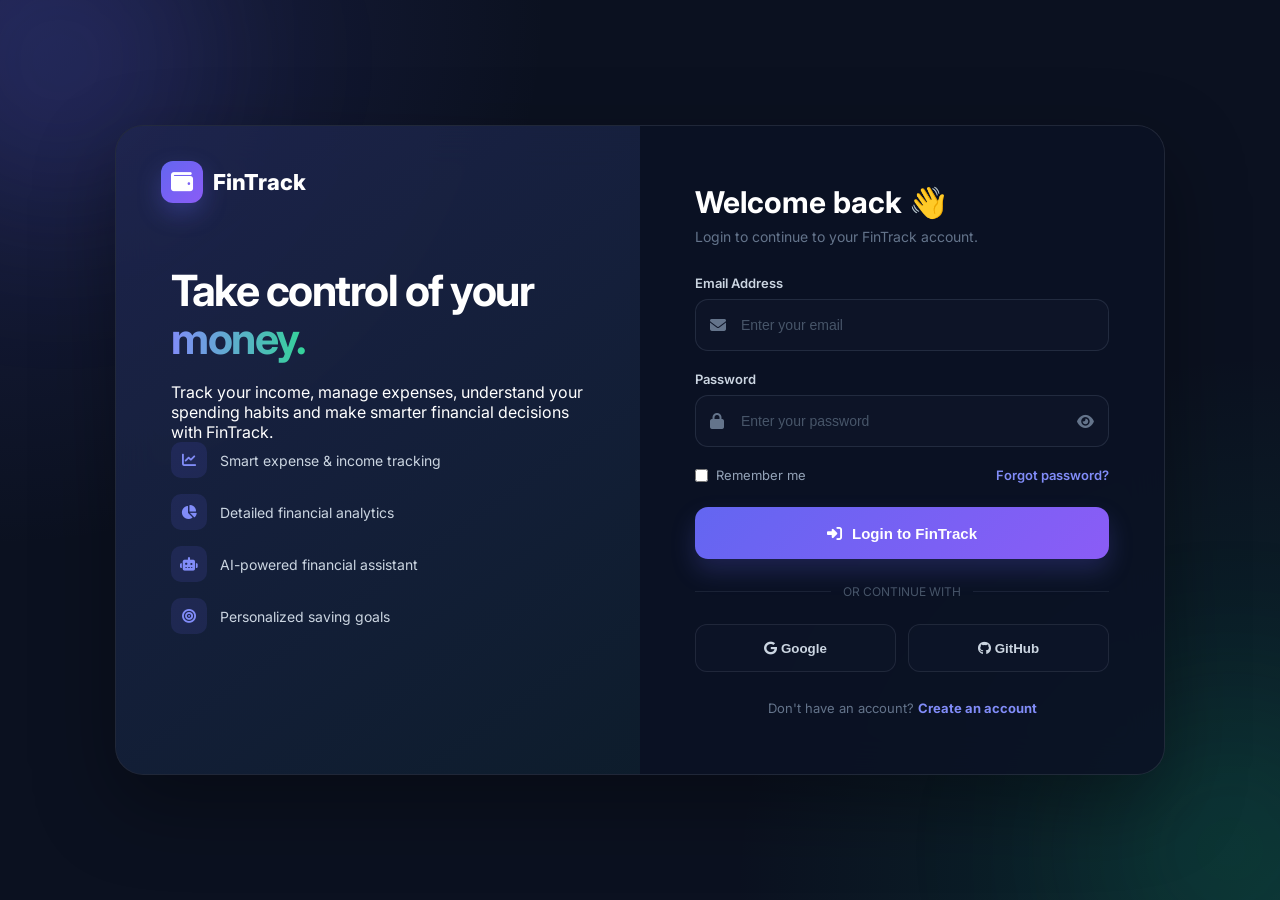
<file: profile.html>
<!DOCTYPE html>
<html lang="en">
<head>
    <meta charset="UTF-8">
    <meta name="viewport" content="width=device-width, initial-scale=1.0">

    <title>My Profile | FinTrack</title>

    <!-- Google Font -->
    <link rel="preconnect" href="https://fonts.googleapis.com">
    <link rel="preconnect" href="https://fonts.gstatic.com" crossorigin>

    <link
        href="https://fonts.googleapis.com/css2?family=Inter:wght@400;500;600;700;800&display=swap"
        rel="stylesheet"
    >

    <!-- Font Awesome -->
    <link
        rel="stylesheet"
        href="https://cdnjs.cloudflare.com/ajax/libs/font-awesome/6.5.2/css/all.min.css"
    >

    <!-- Main CSS -->
    <link rel="stylesheet" href="style.css">

    <style>
        /* =========================================
           PROFILE PAGE
        ========================================= */

        .profile-page {
            max-width: 1000px;
            margin: 0 auto;
        }

        .profile-page-header {
            margin-bottom: 25px;
        }

        .profile-page-header h1 {
            font-size: 28px;
            margin-bottom: 6px;
        }

        .profile-page-header p {
            color: var(--text-muted);
            font-size: 13px;
        }

        /* Profile Hero */

        .profile-hero {
            display: flex;
            align-items: center;
            gap: 22px;
            padding: 25px;
            margin-bottom: 20px;

            background: var(--bg-card);
            border: 1px solid var(--border);
            border-radius: 18px;

            box-shadow: 0 15px 40px rgba(0, 0, 0, 0.15);
        }

        .profile-big-avatar {
            width: 85px;
            height: 85px;
            min-width: 85px;

            border-radius: 50%;

            display: flex;
            align-items: center;
            justify-content: center;

            background: linear-gradient(
                135deg,
                var(--primary),
                #8b85ff
            );

            color: white;
            font-size: 30px;
            font-weight: 800;

            box-shadow:
                0 12px 30px rgba(99, 102, 241, 0.25);
        }

        .profile-hero-info h2 {
            font-size: 21px;
            margin-bottom: 5px;
        }

        .profile-hero-info p {
            color: var(--text-muted);
            font-size: 12px;
        }

        .account-badge {
            display: inline-flex;
            align-items: center;
            gap: 6px;

            margin-top: 10px;
            padding: 5px 9px;

            border-radius: 20px;

            background: var(--green-soft);
            color: var(--green);

            font-size: 10px;
            font-weight: 600;
        }

        /* Main Grid */

        .profile-grid {
            display: grid;
            grid-template-columns: 1fr 1fr;
            gap: 20px;
        }

        .profile-card {
            background: var(--bg-card);
            border: 1px solid var(--border);
            border-radius: 18px;
            padding: 22px;
        }

        .profile-card.full-width {
            grid-column: 1 / -1;
        }

        .profile-card-header {
            margin-bottom: 20px;
        }

        .profile-card-header h3 {
            font-size: 15px;
            margin-bottom: 5px;
        }

        .profile-card-header p {
            color: var(--text-muted);
            font-size: 11px;
        }

        /* Form */

        .profile-form-group {
            margin-bottom: 17px;
        }

        .profile-form-group label {
            display: block;
            margin-bottom: 7px;

            color: var(--text-secondary);
            font-size: 11px;
            font-weight: 600;
        }

        .profile-input {
            width: 100%;
            height: 44px;

            padding: 0 13px;

            background: var(--bg-card-hover);
            border: 1px solid var(--border);
            border-radius: 10px;

            color: var(--text-primary);
            font-family: inherit;
            font-size: 12px;

            outline: none;
            transition: 0.2s ease;
        }

        .profile-input:focus {
            border-color: var(--primary);
            box-shadow: 0 0 0 3px rgba(99, 102, 241, 0.10);
        }

        .profile-input:disabled {
            opacity: 0.65;
            cursor: not-allowed;
        }

        /* Save Button */

        .save-profile-btn {
            display: inline-flex;
            align-items: center;
            justify-content: center;
            gap: 8px;

            height: 42px;
            padding: 0 18px;

            border: none;
            border-radius: 10px;

            background: linear-gradient(
                135deg,
                var(--primary),
                #8b5cf6
            );

            color: white;
            font-family: inherit;
            font-size: 11px;
            font-weight: 700;

            cursor: pointer;

            transition: 0.2s ease;
        }

        .save-profile-btn:hover {
            transform: translateY(-2px);
            box-shadow:
                0 10px 25px rgba(99, 102, 241, 0.25);
        }

        /* Account Information */

        .account-info-list {
            display: flex;
            flex-direction: column;
            gap: 14px;
        }

        .account-info-item {
            display: flex;
            align-items: center;
            gap: 12px;

            padding: 12px;

            border-radius: 11px;
            background: var(--bg-card-hover);
        }

        .account-info-icon {
            width: 34px;
            height: 34px;

            display: flex;
            align-items: center;
            justify-content: center;

            border-radius: 9px;

            background: rgba(99, 102, 241, 0.12);
            color: var(--primary);

            font-size: 12px;
        }

        .account-info-content {
            min-width: 0;
        }

        .account-info-content span {
            display: block;

            color: var(--text-muted);
            font-size: 9px;

            margin-bottom: 3px;
        }

        .account-info-content strong {
            display: block;

            color: var(--text-primary);
            font-size: 11px;

            overflow: hidden;
            text-overflow: ellipsis;
            white-space: nowrap;
        }

        /* Danger Zone */

        .danger-zone {
            border-color: rgba(239, 68, 68, 0.18);
        }

        .danger-zone .profile-card-header h3 {
            color: var(--red);
        }

        .danger-text {
            color: var(--text-muted);
            font-size: 11px;
            line-height: 1.6;
            margin-bottom: 15px;
        }

        .logout-profile-btn {
            display: inline-flex;
            align-items: center;
            gap: 8px;

            padding: 9px 14px;

            border: 1px solid rgba(239, 68, 68, 0.2);
            border-radius: 9px;

            background: var(--red-soft);
            color: var(--red);

            font-family: inherit;
            font-size: 10px;
            font-weight: 700;

            cursor: pointer;
        }

        .logout-profile-btn:hover {
            background: rgba(239, 68, 68, 0.15);
        }

        /* Back Button */

        .back-link {
            display: inline-flex;
            align-items: center;
            gap: 7px;

            margin-bottom: 20px;

            color: var(--text-muted);
            font-size: 11px;
            text-decoration: none;

            transition: 0.2s ease;
        }

        .back-link:hover {
            color: var(--primary);
        }

        /* Toast */

        .profile-toast {
            position: fixed;
            right: 25px;
            bottom: 25px;

            display: flex;
            align-items: center;
            gap: 10px;

            padding: 12px 16px;

            background: var(--bg-card);
            border: 1px solid var(--border);
            border-radius: 10px;

            box-shadow: 0 15px 40px rgba(0, 0, 0, 0.3);

            color: var(--text-primary);
            font-size: 11px;

            opacity: 0;
            visibility: hidden;
            transform: translateY(10px);

            transition: 0.25s ease;
            z-index: 2000;
        }

        .profile-toast.show {
            opacity: 1;
            visibility: visible;
            transform: translateY(0);
        }

        .profile-toast i {
            color: var(--green);
        }

        /* Responsive */

        @media (max-width: 800px) {

            .profile-grid {
                grid-template-columns: 1fr;
            }

            .profile-card.full-width {
                grid-column: auto;
            }
        }

        @media (max-width: 600px) {

            .profile-hero {
                flex-direction: column;
                text-align: center;
            }

            .profile-page-header h1 {
                font-size: 24px;
            }

            .profile-big-avatar {
                width: 75px;
                height: 75px;
                min-width: 75px;
                font-size: 26px;
            }
        }
    </style>
</head>

<body>

    <!-- ============================= -->
    <!-- SIDEBAR -->
    <!-- ============================= -->

    <aside class="sidebar">

        <div class="logo">

            <div class="logo-icon">
                <i class="fa-solid fa-wallet"></i>
            </div>

            <span>
                Fin<span class="logo-highlight">Track</span>
            </span>

        </div>


        <nav class="sidebar-nav">

            <p class="nav-title">MAIN</p>

            <a href="index.html" class="nav-link">
                <i class="fa-solid fa-chart-pie"></i>
                <span>Dashboard</span>
            </a>

            <a href="transactions.html" class="nav-link">
                <i class="fa-solid fa-receipt"></i>
                <span>Transactions</span>
            </a>

            <a href="budget.html" class="nav-link">
                <i class="fa-solid fa-bullseye"></i>
                <span>Budget</span>
            </a>

            <a href="analytics.html" class="nav-link">
                <i class="fa-solid fa-chart-line"></i>
                <span>Analytics</span>
            </a>


            <p class="nav-title">TOOLS</p>

            <a href="ai-assistant.html" class="nav-link ai-link">
                <i class="fa-solid fa-wand-magic-sparkles"></i>
                <span>AI Assistant</span>
                <span class="new-badge">AI</span>
            </a>

        </nav>


        <div class="sidebar-bottom">

            <div class="tip-card">

                <div class="tip-icon">
                    <i class="fa-solid fa-lightbulb"></i>
                </div>

                <div>
                    <h4>Smart Tip</h4>
                    <p>
                        Track every expense to understand your
                        spending habits.
                    </p>
                </div>

            </div>

        </div>

    </aside>


    <!-- ============================= -->
    <!-- MAIN CONTENT -->
    <!-- ============================= -->

    <main class="main-content">

        <!-- HEADER -->

        <header class="top-header">

            <button class="mobile-menu" id="mobileMenu">
                <i class="fa-solid fa-bars"></i>
            </button>


            <div class="page-heading">

                <p class="greeting">
                    Account Settings 👤
                </p>

                <h1>My Profile</h1>

            </div>


            <div class="header-actions">

                <a
                    href="index.html"
                    class="back-link"
                    style="margin: 0;"
                >
                    <i class="fa-solid fa-arrow-left"></i>
                    Dashboard
                </a>

            </div>

        </header>


        <!-- PAGE -->

        <div class="profile-page">

            <div class="profile-page-header">

                <h1>Profile & Account</h1>

                <p>
                    Manage your personal information and account details.
                </p>

            </div>


            <!-- PROFILE HERO -->

            <section class="profile-hero">

                <div
                    class="profile-big-avatar"
                    id="profileAvatar"
                >
                    U
                </div>


                <div class="profile-hero-info">

                    <h2 id="profileName">
                        User
                    </h2>

                    <p id="profileEmail">
                        user@example.com
                    </p>

                    <span class="account-badge">
                        <i class="fa-solid fa-circle-check"></i>
                        Active Account
                    </span>

                </div>

            </section>


            <!-- GRID -->

            <div class="profile-grid">

                <!-- EDIT PROFILE -->

                <section class="profile-card">

                    <div class="profile-card-header">

                        <h3>
                            <i class="fa-solid fa-user-pen"></i>
                            Personal Information
                        </h3>

                        <p>
                            Update your profile information.
                        </p>

                    </div>


                    <form id="profileForm">

                        <div class="profile-form-group">

                            <label for="profileNameInput">
                                Full Name
                            </label>

                            <input
                                type="text"
                                id="profileNameInput"
                                class="profile-input"
                                placeholder="Enter your name"
                                required
                            >

                        </div>


                        <div class="profile-form-group">

                            <label for="profileEmailInput">
                                Email Address
                            </label>

                            <input
                                type="email"
                                id="profileEmailInput"
                                class="profile-input"
                                disabled
                            >

                        </div>


                        <button
                            type="submit"
                            class="save-profile-btn"
                        >
                            <i class="fa-solid fa-floppy-disk"></i>
                            Save Changes
                        </button>

                    </form>

                </section>


                <!-- ACCOUNT DETAILS -->

                <section class="profile-card">

                    <div class="profile-card-header">

                        <h3>
                            <i class="fa-solid fa-circle-info"></i>
                            Account Information
                        </h3>

                        <p>
                            Your FinTrack account details.
                        </p>

                    </div>


                    <div class="account-info-list">

                        <div class="account-info-item">

                            <div class="account-info-icon">
                                <i class="fa-solid fa-envelope"></i>
                            </div>

                            <div class="account-info-content">

                                <span>Email</span>

                                <strong id="accountEmail">
                                    —
                                </strong>

                            </div>

                        </div>


                        <div class="account-info-item">

                            <div class="account-info-icon">
                                <i class="fa-solid fa-calendar"></i>
                            </div>

                            <div class="account-info-content">

                                <span>Account Created</span>

                                <strong id="accountCreated">
                                    —
                                </strong>

                            </div>

                        </div>


                        <div class="account-info-item">

                            <div class="account-info-icon">
                                <i class="fa-solid fa-shield-halved"></i>
                            </div>

                            <div class="account-info-content">

                                <span>Account Status</span>

                                <strong>
                                    Active
                                </strong>

                            </div>

                        </div>

                    </div>

                </section>


                <!-- DANGER ZONE -->

                <section class="profile-card full-width danger-zone">

                    <div class="profile-card-header">

                        <h3>
                            <i class="fa-solid fa-triangle-exclamation"></i>
                            Account Actions
                        </h3>

                        <p>
                            Manage your current session.
                        </p>

                    </div>


                    <p class="danger-text">
                        Logging out will end your current FinTrack session
                        and return you to the login page.
                    </p>


                    <button
                        type="button"
                        class="logout-profile-btn"
                        id="profileLogoutBtn"
                    >
                        <i class="fa-solid fa-right-from-bracket"></i>
                        Logout
                    </button>

                </section>

            </div>

        </div>


        <!-- FOOTER -->

        <footer class="footer">

            <p>
                © 2026 FinTrack. Built for smarter
                financial decisions.
            </p>

            <div class="footer-links">

                <a href="#">Privacy</a>
                <a href="#">Terms</a>
                <a href="#">Help</a>

            </div>

        </footer>

    </main>


    <!-- TOAST -->

    <div
        class="profile-toast"
        id="profileToast"
    >
        <i class="fa-solid fa-circle-check"></i>
        <span id="profileToastText">
            Profile updated successfully.
        </span>
    </div>


    <!-- AUTH -->

    <script src="auth.js"></script>


    <!-- PROFILE JS -->

    <script>

        document.addEventListener("DOMContentLoaded", () => {

            const user =
                window.FinTrackAuth?.getUser();

            if (!user) {
                return;
            }


            /* =============================
               ELEMENTS
            ============================= */

            const profileName =
                document.getElementById("profileName");

            const profileEmail =
                document.getElementById("profileEmail");

            const profileAvatar =
                document.getElementById("profileAvatar");

            const nameInput =
                document.getElementById("profileNameInput");

            const emailInput =
                document.getElementById("profileEmailInput");

            const accountEmail =
                document.getElementById("accountEmail");

            const accountCreated =
                document.getElementById("accountCreated");

            const profileForm =
                document.getElementById("profileForm");

            const logoutBtn =
                document.getElementById("profileLogoutBtn");

            const toast =
                document.getElementById("profileToast");

            const toastText =
                document.getElementById("profileToastText");


            /* =============================
               DISPLAY USER
            ============================= */

            function displayUser(currentUser) {

                const name =
                    currentUser.name || "User";

                const email =
                    currentUser.email || "";

                profileName.textContent = name;

                profileEmail.textContent = email;

                profileAvatar.textContent =
                    name.charAt(0).toUpperCase();

                nameInput.value = name;

                emailInput.value = email;

                accountEmail.textContent = email;


                if (currentUser.createdAt) {

                    const date =
                        new Date(currentUser.createdAt);

                    accountCreated.textContent =
                        date.toLocaleDateString(
                            "en-IN",
                            {
                                day: "2-digit",
                                month: "short",
                                year: "numeric"
                            }
                        );

                } else {

                    accountCreated.textContent =
                        "Not available";

                }

            }


            displayUser(user);


            /* =============================
               SAVE PROFILE
            ============================= */

            profileForm.addEventListener(
                "submit",
                (event) => {

                    event.preventDefault();

                    const newName =
                        nameInput.value.trim();

                    if (newName.length < 2) {

                        showToast(
                            "Please enter a valid name."
                        );

                        return;
                    }


                    const updatedUser = {
                        ...user,
                        name: newName
                    };


                    localStorage.setItem(
                        "fintrack_user",
                        JSON.stringify(updatedUser)
                    );


                    displayUser(updatedUser);


                    /* Update dashboard/profile UI */
                    if (window.FinTrackAuth) {
                        window.FinTrackAuth.updateUserUI();
                    }


                    showToast(
                        "Profile updated successfully."
                    );

                }
            );


            /* =============================
               LOGOUT
            ============================= */

            logoutBtn.addEventListener(
                "click",
                () => {

                    window.FinTrackAuth.logout();

                }
            );


            /* =============================
               TOAST
            ============================= */

            function showToast(message) {

                toastText.textContent = message;

                toast.classList.add("show");

                setTimeout(() => {

                    toast.classList.remove("show");

                }, 2500);

            }

        });

    </script>

</body>
</html>
</file>
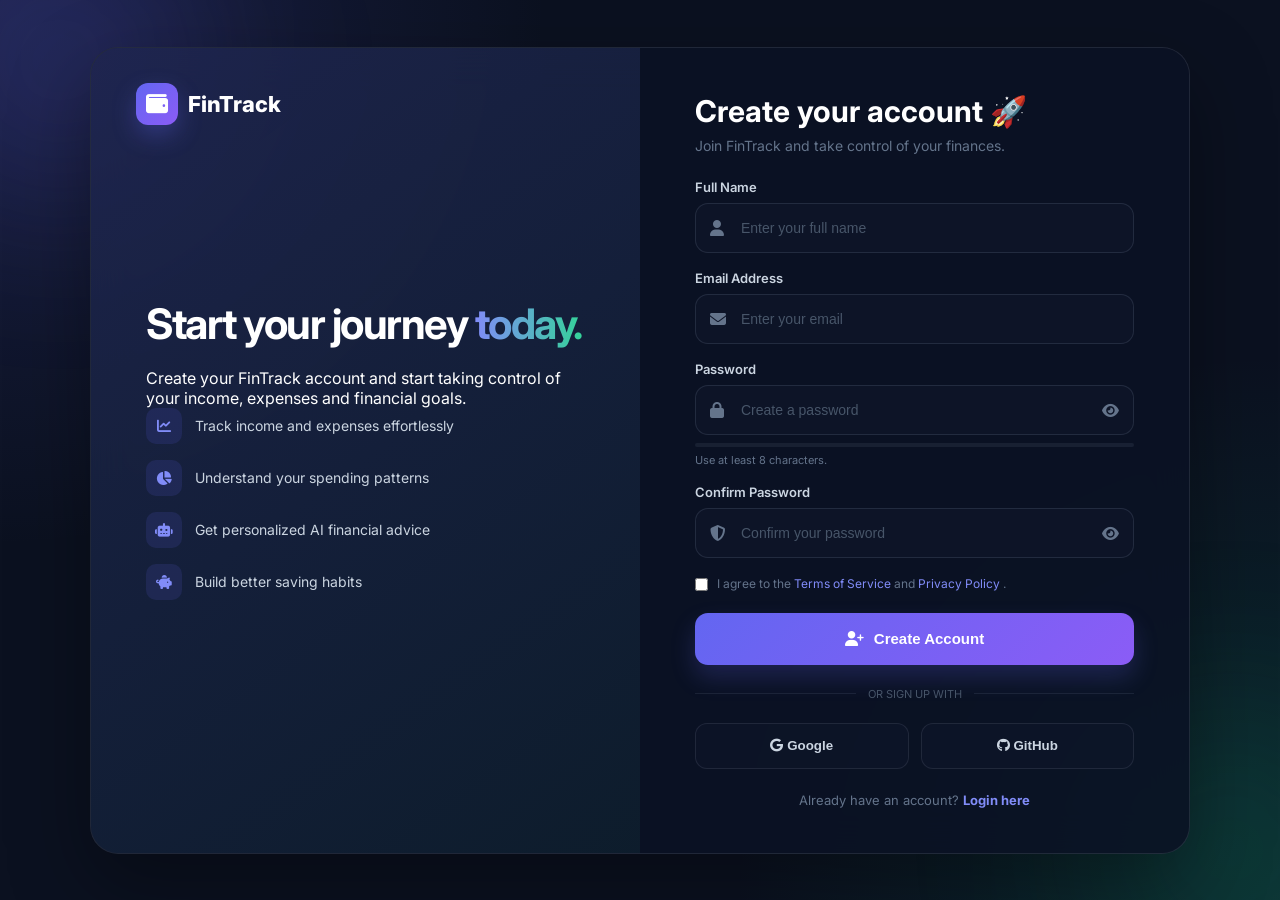
<file: register.html>
<!DOCTYPE html>
<html lang="en">

<head>
    <meta charset="UTF-8">
    <meta name="viewport" content="width=device-width, initial-scale=1.0">

    <title>Create Account | FinTrack</title>

    <!-- Google Font -->
    <link rel="preconnect" href="https://fonts.googleapis.com">
    <link rel="preconnect" href="https://fonts.gstatic.com" crossorigin>

    <link
        href="https://fonts.googleapis.com/css2?family=Inter:wght@400;500;600;700;800&display=swap"
        rel="stylesheet"
    >

    <!-- Font Awesome -->
    <link
        rel="stylesheet"
        href="https://cdnjs.cloudflare.com/ajax/libs/font-awesome/6.5.2/css/all.min.css"
    >

    <style>

        * {
            margin: 0;
            padding: 0;
            box-sizing: border-box;
        }

        body {
            font-family: "Inter", sans-serif;
            min-height: 100vh;

            background:
                radial-gradient(
                    circle at top left,
                    rgba(99, 102, 241, 0.18),
                    transparent 35%
                ),
                radial-gradient(
                    circle at bottom right,
                    rgba(16, 185, 129, 0.15),
                    transparent 35%
                ),
                #0b1120;

            color: #ffffff;

            display: flex;
            align-items: center;
            justify-content: center;

            padding: 20px;

            overflow-x: hidden;
        }

        /* BACKGROUND */

        .background-circle {
            position: fixed;

            border-radius: 50%;

            filter: blur(90px);

            pointer-events: none;

            z-index: -1;
        }

        .circle-one {
            width: 280px;
            height: 280px;

            background: rgba(99, 102, 241, 0.18);

            top: -80px;
            left: -80px;
        }

        .circle-two {
            width: 300px;
            height: 300px;

            background: rgba(16, 185, 129, 0.12);

            right: -100px;
            bottom: -100px;
        }

        /* MAIN */

        .register-wrapper {
            width: 100%;
            max-width: 1100px;

            min-height: 700px;

            display: grid;

            grid-template-columns: 1fr 1fr;

            background: rgba(15, 23, 42, 0.82);

            border: 1px solid rgba(255, 255, 255, 0.08);

            border-radius: 28px;

            overflow: hidden;

            box-shadow:
                0 30px 80px rgba(0, 0, 0, 0.35);

            backdrop-filter: blur(20px);

            animation: containerIn 0.7s ease;
        }

        @keyframes containerIn {

            from {
                opacity: 0;
                transform: translateY(25px) scale(0.98);
            }

            to {
                opacity: 1;
                transform: translateY(0) scale(1);
            }

        }

        /* LEFT */

        .register-info {
            position: relative;

            padding: 55px;

            display: flex;

            flex-direction: column;

            justify-content: center;

            background:
                linear-gradient(
                    145deg,
                    rgba(99, 102, 241, 0.16),
                    rgba(16, 185, 129, 0.05)
                );
        }

        /* LOGO */

        .brand {
            position: absolute;

            top: 35px;
            left: 45px;

            display: flex;

            align-items: center;

            gap: 10px;

            font-size: 22px;

            font-weight: 800;
        }

        .brand-icon {
            width: 42px;
            height: 42px;

            border-radius: 12px;

            display: flex;

            align-items: center;
            justify-content: center;

            background:
                linear-gradient(
                    135deg,
                    #6366f1,
                    #8b5cf6
                );

            box-shadow:
                0 10px 25px rgba(99, 102, 241, 0.3);
        }

        /* LEFT CONTENT */

        .register-info h1 {
            font-size: 42px;

            line-height: 1.12;

            margin-bottom: 20px;

            letter-spacing: -1.5px;
        }

        .gradient-text {
            background:
                linear-gradient(
                    90deg,
                    #818cf8,
                    #34d399
                );

            -webkit-background-clip: text;

            -webkit-text-fill-color: transparent;
        }

        .register-info > p {
            color: #94a3b8;

            line-height: 1.7;

            max-width: 450px;

            margin-bottom: 35px;
        }

        /* FEATURES */

        .features {
            display: flex;

            flex-direction: column;

            gap: 16px;
        }

        .feature {
            display: flex;

            align-items: center;

            gap: 13px;

            color: #cbd5e1;

            font-size: 14px;
        }

        .feature-icon {
            width: 36px;
            height: 36px;

            flex-shrink: 0;

            border-radius: 10px;

            display: flex;

            align-items: center;
            justify-content: center;

            background:
                rgba(99, 102, 241, 0.13);

            color: #818cf8;
        }

        /* RIGHT */

        .register-form-container {
            padding: 45px 55px;

            display: flex;

            flex-direction: column;

            justify-content: center;

            background:
                rgba(2, 6, 23, 0.25);
        }

        /* HEADING */

        .form-heading {
            margin-bottom: 25px;
        }

        .form-heading h2 {
            font-size: 30px;

            margin-bottom: 8px;
        }

        .form-heading p {
            color: #64748b;

            font-size: 14px;
        }

        /* FORM */

        .form-group {
            margin-bottom: 17px;
        }

        .form-group label {
            display: block;

            font-size: 13px;

            font-weight: 600;

            color: #cbd5e1;

            margin-bottom: 8px;
        }

        .input-wrapper {
            position: relative;
        }

        .input-icon {
            position: absolute;

            left: 15px;
            top: 50%;

            transform: translateY(-50%);

            color: #64748b;

            pointer-events: none;
        }

        .form-control {
            width: 100%;

            height: 50px;

            border: 1px solid
                rgba(148, 163, 184, 0.16);

            border-radius: 13px;

            background:
                rgba(15, 23, 42, 0.75);

            color: #ffffff;

            padding: 0 45px;

            outline: none;

            font-size: 14px;

            transition: 0.25s ease;
        }

        .form-control::placeholder {
            color: #475569;
        }

        .form-control:focus {
            border-color: #6366f1;

            box-shadow:
                0 0 0 4px
                rgba(99, 102, 241, 0.10);
        }

        /* PASSWORD TOGGLE */

        .password-toggle {
            position: absolute;

            right: 15px;
            top: 50%;

            transform: translateY(-50%);

            border: none;

            background: none;

            color: #64748b;

            cursor: pointer;

            font-size: 15px;
        }

        .password-toggle:hover {
            color: #a5b4fc;
        }

        /* PASSWORD STRENGTH */

        .password-strength {
            margin-top: 8px;

            height: 4px;

            width: 100%;

            background:
                rgba(148, 163, 184, 0.10);

            border-radius: 10px;

            overflow: hidden;
        }

        .strength-bar {
            height: 100%;

            width: 0%;

            border-radius: 10px;

            background: #6366f1;

            transition: 0.3s ease;
        }

        .strength-text {
            margin-top: 6px;

            font-size: 11px;

            color: #64748b;
        }

        /* TERMS */

        .terms {
            display: flex;

            align-items: flex-start;

            gap: 9px;

            margin: 4px 0 20px;

            color: #64748b;

            font-size: 12px;

            line-height: 1.5;
        }

        .terms input {
            margin-top: 3px;

            accent-color: #6366f1;
        }

        .terms a {
            color: #818cf8;

            text-decoration: none;
        }

        .terms a:hover {
            text-decoration: underline;
        }

        /* BUTTON */

        .register-btn {
            width: 100%;

            height: 52px;

            border: none;

            border-radius: 13px;

            background:
                linear-gradient(
                    135deg,
                    #6366f1,
                    #8b5cf6
                );

            color: white;

            font-size: 15px;

            font-weight: 700;

            cursor: pointer;

            display: flex;

            align-items: center;

            justify-content: center;

            gap: 10px;

            box-shadow:
                0 12px 25px
                rgba(99, 102, 241, 0.22);

            transition: 0.25s ease;
        }

        .register-btn:hover {
            transform: translateY(-2px);

            box-shadow:
                0 16px 30px
                rgba(99, 102, 241, 0.32);
        }

        .register-btn:active {
            transform: translateY(0);
        }

        /* DIVIDER */

        .divider {
            display: flex;

            align-items: center;

            gap: 12px;

            margin: 22px 0;

            color: #475569;

            font-size: 11px;
        }

        .divider::before,
        .divider::after {
            content: "";

            height: 1px;

            flex: 1;

            background:
                rgba(148, 163, 184, 0.12);
        }

        /* SOCIAL */

        .social-login {
            display: grid;

            grid-template-columns: 1fr 1fr;

            gap: 12px;
        }

        .social-btn {
            height: 46px;

            border-radius: 12px;

            border:
                1px solid
                rgba(148, 163, 184, 0.14);

            background:
                rgba(15, 23, 42, 0.6);

            color: #cbd5e1;

            cursor: pointer;

            font-weight: 600;

            transition: 0.2s ease;
        }

        .social-btn:hover {
            background:
                rgba(30, 41, 59, 0.8);

            border-color:
                rgba(148, 163, 184, 0.25);
        }

        /* LOGIN */

        .login-text {
            text-align: center;

            margin-top: 23px;

            color: #64748b;

            font-size: 13px;
        }

        .login-text a {
            color: #818cf8;

            text-decoration: none;

            font-weight: 700;
        }

        .login-text a:hover {
            text-decoration: underline;
        }

        /* MESSAGES */

        .error-message,
        .success-message {
            display: none;

            padding: 11px 13px;

            margin-bottom: 17px;

            border-radius: 10px;

            font-size: 12px;
        }

        .error-message {
            background:
                rgba(239, 68, 68, 0.10);

            border:
                1px solid
                rgba(239, 68, 68, 0.18);

            color: #fca5a5;
        }

        .success-message {
            background:
                rgba(16, 185, 129, 0.10);

            border:
                1px solid
                rgba(16, 185, 129, 0.18);

            color: #6ee7b7;
        }

        /* RESPONSIVE */

        @media (max-width: 850px) {

            .register-wrapper {
                grid-template-columns: 1fr;

                max-width: 520px;
            }

            .register-info {
                display: none;
            }

            .register-form-container {
                min-height: 700px;

                padding: 45px 35px;
            }

        }

        @media (max-width: 480px) {

            body {
                padding: 12px;
            }

            .register-wrapper {
                border-radius: 20px;
            }

            .register-form-container {
                padding: 32px 22px;
            }

            .form-heading h2 {
                font-size: 26px;
            }

            .social-login {
                grid-template-columns: 1fr;
            }

        }

    </style>

</head>

<body>

    <div class="background-circle circle-one"></div>
    <div class="background-circle circle-two"></div>

    <main class="register-wrapper">

        <!-- LEFT SIDE -->

        <section class="register-info">

            <div class="brand">

                <div class="brand-icon">
                    <i class="fa-solid fa-wallet"></i>
                </div>

                <span>FinTrack</span>

            </div>

            <div>

                <h1>
                    Start your journey
                    <span class="gradient-text">
                        today.
                    </span>
                </h1>

                <p>
                    Create your FinTrack account and start taking
                    control of your income, expenses and financial goals.
                </p>

                <div class="features">

                    <div class="feature">

                        <div class="feature-icon">
                            <i class="fa-solid fa-chart-line"></i>
                        </div>

                        <span>
                            Track income and expenses effortlessly
                        </span>

                    </div>


                    <div class="feature">

                        <div class="feature-icon">
                            <i class="fa-solid fa-chart-pie"></i>
                        </div>

                        <span>
                            Understand your spending patterns
                        </span>

                    </div>


                    <div class="feature">

                        <div class="feature-icon">
                            <i class="fa-solid fa-robot"></i>
                        </div>

                        <span>
                            Get personalized AI financial advice
                        </span>

                    </div>


                    <div class="feature">

                        <div class="feature-icon">
                            <i class="fa-solid fa-piggy-bank"></i>
                        </div>

                        <span>
                            Build better saving habits
                        </span>

                    </div>

                </div>

            </div>

        </section>


        <!-- RIGHT SIDE -->

        <section class="register-form-container">

            <div class="form-heading">

                <h2>
                    Create your account 🚀
                </h2>

                <p>
                    Join FinTrack and take control of your finances.
                </p>

            </div>


            <div
                id="errorMessage"
                class="error-message">
            </div>


            <div
                id="successMessage"
                class="success-message">
            </div>


            <form id="registerForm">

                <!-- NAME -->

                <div class="form-group">

                    <label for="fullName">
                        Full Name
                    </label>

                    <div class="input-wrapper">

                        <i
                            class="fa-solid fa-user input-icon">
                        </i>

                        <input
                            type="text"
                            id="fullName"
                            class="form-control"
                            placeholder="Enter your full name"
                            autocomplete="name"
                            required
                        >

                    </div>

                </div>


                <!-- EMAIL -->

                <div class="form-group">

                    <label for="email">
                        Email Address
                    </label>

                    <div class="input-wrapper">

                        <i
                            class="fa-solid fa-envelope input-icon">
                        </i>

                        <input
                            type="email"
                            id="email"
                            class="form-control"
                            placeholder="Enter your email"
                            autocomplete="email"
                            required
                        >

                    </div>

                </div>


                <!-- PASSWORD -->

                <div class="form-group">

                    <label for="password">
                        Password
                    </label>

                    <div class="input-wrapper">

                        <i
                            class="fa-solid fa-lock input-icon">
                        </i>

                        <input
                            type="password"
                            id="password"
                            class="form-control"
                            placeholder="Create a password"
                            autocomplete="new-password"
                            required
                        >

                        <button
                            type="button"
                            class="password-toggle"
                            id="togglePassword"
                            aria-label="Show password">

                            <i class="fa-solid fa-eye"></i>

                        </button>

                    </div>


                    <div class="password-strength">

                        <div
                            class="strength-bar"
                            id="strengthBar">
                        </div>

                    </div>


                    <div
                        class="strength-text"
                        id="strengthText">

                        Use at least 8 characters.

                    </div>

                </div>


                <!-- CONFIRM PASSWORD -->

                <div class="form-group">

                    <label for="confirmPassword">
                        Confirm Password
                    </label>

                    <div class="input-wrapper">

                        <i
                            class="fa-solid fa-shield-halved input-icon">
                        </i>

                        <input
                            type="password"
                            id="confirmPassword"
                            class="form-control"
                            placeholder="Confirm your password"
                            autocomplete="new-password"
                            required
                        >

                        <button
                            type="button"
                            class="password-toggle"
                            id="toggleConfirmPassword"
                            aria-label="Show password">

                            <i class="fa-solid fa-eye"></i>

                        </button>

                    </div>

                </div>


                <!-- TERMS -->

                <label class="terms">

                    <input
                        type="checkbox"
                        id="terms"
                        required
                    >

                    <span>

                        I agree to the
                        <a href="#">
                            Terms of Service
                        </a>

                        and

                        <a href="#">
                            Privacy Policy
                        </a>.

                    </span>

                </label>


                <!-- REGISTER -->

                <button
                    type="submit"
                    class="register-btn"
                    id="registerBtn">

                    <i class="fa-solid fa-user-plus"></i>

                    <span>
                        Create Account
                    </span>

                </button>

            </form>


            <!-- DIVIDER -->

            <div class="divider">
                OR SIGN UP WITH
            </div>


            <!-- SOCIAL -->

            <div class="social-login">

                <button
                    type="button"
                    class="social-btn">

                    <i class="fa-brands fa-google"></i>
                    Google

                </button>


                <button
                    type="button"
                    class="social-btn">

                    <i class="fa-brands fa-github"></i>
                    GitHub

                </button>

            </div>


            <!-- LOGIN -->

            <p class="login-text">

                Already have an account?

                <a href="login.html">
                    Login here
                </a>

            </p>

        </section>

    </main>


    <!-- REGISTER JAVASCRIPT -->

    <script>

        const registerForm =
            document.getElementById("registerForm");

        const passwordInput =
            document.getElementById("password");

        const confirmPasswordInput =
            document.getElementById("confirmPassword");

        const togglePassword =
            document.getElementById("togglePassword");

        const toggleConfirmPassword =
            document.getElementById("toggleConfirmPassword");

        const strengthBar =
            document.getElementById("strengthBar");

        const strengthText =
            document.getElementById("strengthText");

        const errorMessage =
            document.getElementById("errorMessage");

        const successMessage =
            document.getElementById("successMessage");

        const registerBtn =
            document.getElementById("registerBtn");


        /* =========================
           PASSWORD SHOW / HIDE
        ========================= */

        togglePassword.addEventListener("click", () => {

            const isPassword =
                passwordInput.type === "password";

            passwordInput.type =
                isPassword ? "text" : "password";

            togglePassword.innerHTML =
                isPassword
                    ? '<i class="fa-solid fa-eye-slash"></i>'
                    : '<i class="fa-solid fa-eye"></i>';

        });


        toggleConfirmPassword.addEventListener("click", () => {

            const isPassword =
                confirmPasswordInput.type === "password";

            confirmPasswordInput.type =
                isPassword ? "text" : "password";

            toggleConfirmPassword.innerHTML =
                isPassword
                    ? '<i class="fa-solid fa-eye-slash"></i>'
                    : '<i class="fa-solid fa-eye"></i>';

        });


        /* =========================
           PASSWORD STRENGTH
        ========================= */

        passwordInput.addEventListener("input", () => {

            const password =
                passwordInput.value;

            let score = 0;


            if (password.length >= 8) {
                score++;
            }

            if (/[A-Z]/.test(password)) {
                score++;
            }

            if (/[0-9]/.test(password)) {
                score++;
            }

            if (/[^A-Za-z0-9]/.test(password)) {
                score++;
            }


            const widths = [
                "0%",
                "25%",
                "50%",
                "75%",
                "100%"
            ];

            strengthBar.style.width =
                widths[score];


            if (password.length === 0) {

                strengthText.textContent =
                    "Use at least 8 characters.";

            } else if (score <= 1) {

                strengthText.textContent =
                    "Weak password.";

            } else if (score === 2) {

                strengthText.textContent =
                    "Medium password.";

            } else if (score === 3) {

                strengthText.textContent =
                    "Good password.";

            } else {

                strengthText.textContent =
                    "Strong password.";

            }

        });


        /* =========================
           REGISTER
        ========================= */

        registerForm.addEventListener("submit", (event) => {

            event.preventDefault();


            errorMessage.style.display = "none";
            successMessage.style.display = "none";


            const fullName =
                document
                    .getElementById("fullName")
                    .value
                    .trim();


            const email =
                document
                    .getElementById("email")
                    .value
                    .trim()
                    .toLowerCase();


            const password =
                passwordInput.value;


            const confirmPassword =
                confirmPasswordInput.value;


            const terms =
                document
                    .getElementById("terms")
                    .checked;


            /* NAME */

            if (fullName.length < 2) {

                showError(
                    "Please enter your full name."
                );

                return;
            }


            /* EMAIL */

            if (!email.includes("@")) {

                showError(
                    "Please enter a valid email address."
                );

                return;
            }


            /* PASSWORD */

            if (password.length < 8) {

                showError(
                    "Password must contain at least 8 characters."
                );

                return;
            }


            /* CONFIRM PASSWORD */

            if (password !== confirmPassword) {

                showError(
                    "Passwords do not match."
                );

                return;
            }


            /* TERMS */

            if (!terms) {

                showError(
                    "Please accept the Terms of Service and Privacy Policy."
                );

                return;
            }


            /* =========================
               SAVE USER LOCALLY
            ========================= */

            const user = {

                fullName: fullName,

                email: email,

                password: password

            };


            localStorage.setItem(
                "fintrack_user",
                JSON.stringify(user)
            );


            /* SUCCESS */

            successMessage.textContent =
                "Account created successfully! Redirecting to login...";

            successMessage.style.display =
                "block";


            registerBtn.disabled = true;


            registerBtn.querySelector("span").textContent =
                "Account Created ✓";


            registerForm.reset();


            strengthBar.style.width =
                "0%";

            strengthText.textContent =
                "Use at least 8 characters.";


            /* REDIRECT */

            setTimeout(() => {

                window.location.href =
                    "login.html";

            }, 1500);

        });


        /* =========================
           ERROR
        ========================= */

        function showError(message) {

            errorMessage.textContent =
                message;

            errorMessage.style.display =
                "block";

        }

    </script>

</body>

</html>
</file>
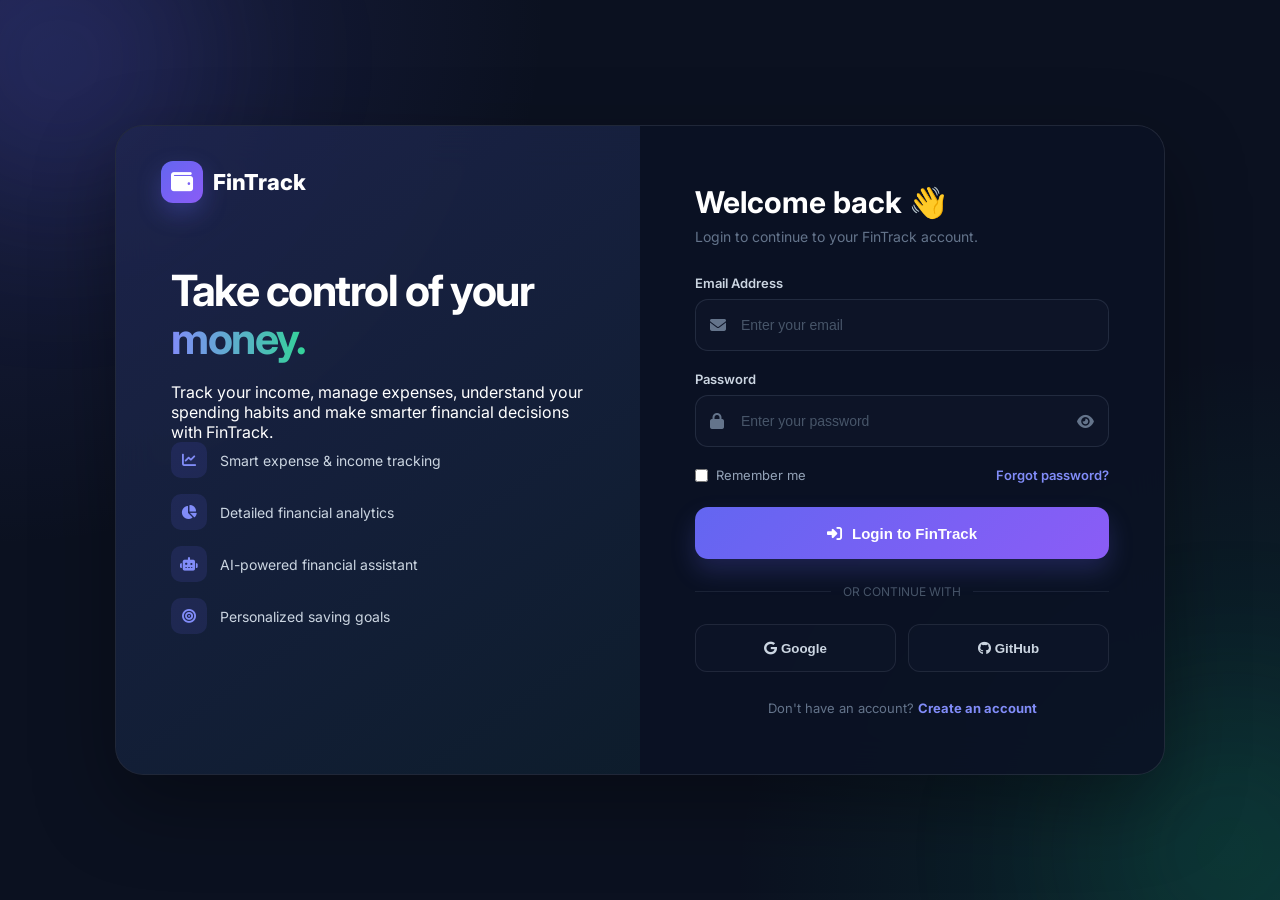
<file: settings.html>
<!DOCTYPE html>
<html lang="en">
<head>
    <meta charset="UTF-8">
    <meta name="viewport" content="width=device-width, initial-scale=1.0">

    <title>Settings | FinTrack</title>

    <!-- Google Font -->
    <link rel="preconnect" href="https://fonts.googleapis.com">
    <link rel="preconnect" href="https://fonts.gstatic.com" crossorigin>

    <link
        href="https://fonts.googleapis.com/css2?family=Inter:wght@400;500;600;700;800&display=swap"
        rel="stylesheet"
    >

    <!-- Font Awesome -->
    <link
        rel="stylesheet"
        href="https://cdnjs.cloudflare.com/ajax/libs/font-awesome/6.5.2/css/all.min.css"
    >

    <!-- Main CSS -->
    <link rel="stylesheet" href="style.css">

    <style>

        /* =========================================
           SETTINGS PAGE
        ========================================= */

        .settings-page {
            max-width: 900px;
            margin: 0 auto;
        }

        .settings-header {
            margin-bottom: 25px;
        }

        .settings-header h1 {
            font-size: 28px;
            margin-bottom: 6px;
        }

        .settings-header p {
            color: var(--text-muted);
            font-size: 13px;
        }


        /* Settings Card */

        .settings-card {
            background: var(--bg-card);
            border: 1px solid var(--border);
            border-radius: 18px;
            padding: 22px;
            margin-bottom: 18px;
        }

        .settings-card-header {
            margin-bottom: 18px;
        }

        .settings-card-header h3 {
            font-size: 15px;
            margin-bottom: 5px;
        }

        .settings-card-header p {
            color: var(--text-muted);
            font-size: 11px;
        }


        /* Setting Item */

        .setting-item {
            display: flex;
            align-items: center;
            justify-content: space-between;
            gap: 20px;

            padding: 15px 0;

            border-bottom: 1px solid var(--border);
        }

        .setting-item:last-child {
            border-bottom: none;
            padding-bottom: 0;
        }

        .setting-item:first-child {
            padding-top: 0;
        }


        .setting-info {
            display: flex;
            align-items: center;
            gap: 12px;
        }


        .setting-icon {
            width: 38px;
            height: 38px;

            display: flex;
            align-items: center;
            justify-content: center;

            border-radius: 10px;

            background: rgba(99, 102, 241, 0.12);
            color: var(--primary);

            font-size: 13px;
            flex-shrink: 0;
        }


        .setting-text h4 {
            color: var(--text-primary);
            font-size: 12px;
            margin-bottom: 4px;
        }

        .setting-text p {
            color: var(--text-muted);
            font-size: 10px;
            line-height: 1.5;
        }


        /* Select */

        .settings-select {
            min-width: 140px;
            height: 38px;

            padding: 0 10px;

            border-radius: 9px;
            border: 1px solid var(--border);

            background: var(--bg-card-hover);
            color: var(--text-primary);

            font-family: inherit;
            font-size: 11px;

            outline: none;
            cursor: pointer;
        }

        .settings-select:focus {
            border-color: var(--primary);
        }


        /* Toggle */

        .toggle {
            position: relative;

            width: 45px;
            height: 24px;

            flex-shrink: 0;
        }

        .toggle input {
            opacity: 0;
            width: 0;
            height: 0;
        }

        .toggle-slider {
            position: absolute;
            inset: 0;

            background: var(--border);

            border-radius: 30px;

            cursor: pointer;

            transition: 0.25s ease;
        }

        .toggle-slider::before {
            content: "";

            position: absolute;

            width: 18px;
            height: 18px;

            left: 3px;
            top: 3px;

            background: white;
            border-radius: 50%;

            transition: 0.25s ease;
        }

        .toggle input:checked + .toggle-slider {
            background: var(--primary);
        }

        .toggle input:checked + .toggle-slider::before {
            transform: translateX(21px);
        }


        /* Save */

        .save-settings-btn {
            display: inline-flex;
            align-items: center;
            justify-content: center;
            gap: 8px;

            height: 42px;
            padding: 0 18px;

            border: none;
            border-radius: 10px;

            background: linear-gradient(
                135deg,
                var(--primary),
                #8b5cf6
            );

            color: white;

            font-family: inherit;
            font-size: 11px;
            font-weight: 700;

            cursor: pointer;

            transition: 0.2s ease;
        }

        .save-settings-btn:hover {
            transform: translateY(-2px);

            box-shadow:
                0 10px 25px rgba(99, 102, 241, 0.25);
        }


        /* Danger Zone */

        .danger-card {
            border-color: rgba(239, 68, 68, 0.18);
        }

        .danger-card .settings-card-header h3 {
            color: var(--red);
        }

        .danger-action {
            display: flex;
            align-items: center;
            justify-content: space-between;
            gap: 20px;
        }

        .danger-action p {
            color: var(--text-muted);
            font-size: 10px;
            line-height: 1.5;
        }

        .clear-data-btn {
            display: inline-flex;
            align-items: center;
            gap: 8px;

            padding: 9px 14px;

            border: 1px solid rgba(239, 68, 68, 0.2);
            border-radius: 9px;

            background: var(--red-soft);
            color: var(--red);

            font-family: inherit;
            font-size: 10px;
            font-weight: 700;

            cursor: pointer;

            white-space: nowrap;
        }

        .clear-data-btn:hover {
            background: rgba(239, 68, 68, 0.15);
        }


        /* Toast */

        .settings-toast {
            position: fixed;

            right: 25px;
            bottom: 25px;

            display: flex;
            align-items: center;
            gap: 10px;

            padding: 12px 16px;

            background: var(--bg-card);

            border: 1px solid var(--border);
            border-radius: 10px;

            box-shadow:
                0 15px 40px rgba(0, 0, 0, 0.3);

            color: var(--text-primary);
            font-size: 11px;

            opacity: 0;
            visibility: hidden;

            transform: translateY(10px);

            transition: 0.25s ease;

            z-index: 2000;
        }

        .settings-toast.show {
            opacity: 1;
            visibility: visible;
            transform: translateY(0);
        }

        .settings-toast i {
            color: var(--green);
        }


        /* Mobile */

        @media (max-width: 600px) {

            .settings-header h1 {
                font-size: 24px;
            }

            .setting-item {
                align-items: flex-start;
            }

            .setting-info {
                align-items: flex-start;
            }

            .danger-action {
                flex-direction: column;
                align-items: flex-start;
            }

        }

    </style>
</head>

<body>


    <!-- ============================= -->
    <!-- SIDEBAR -->
    <!-- ============================= -->

    <aside class="sidebar">

        <div class="logo">

            <div class="logo-icon">
                <i class="fa-solid fa-wallet"></i>
            </div>

            <span>
                Fin<span class="logo-highlight">Track</span>
            </span>

        </div>


        <nav class="sidebar-nav">

            <p class="nav-title">MAIN</p>

            <a href="index.html" class="nav-link">
                <i class="fa-solid fa-chart-pie"></i>
                <span>Dashboard</span>
            </a>

            <a href="transactions.html" class="nav-link">
                <i class="fa-solid fa-receipt"></i>
                <span>Transactions</span>
            </a>

            <a href="budget.html" class="nav-link">
                <i class="fa-solid fa-bullseye"></i>
                <span>Budget</span>
            </a>

            <a href="analytics.html" class="nav-link">
                <i class="fa-solid fa-chart-line"></i>
                <span>Analytics</span>
            </a>


            <p class="nav-title">TOOLS</p>

            <a href="ai-assistant.html" class="nav-link ai-link">
                <i class="fa-solid fa-wand-magic-sparkles"></i>
                <span>AI Assistant</span>
                <span class="new-badge">AI</span>
            </a>

        </nav>


        <div class="sidebar-bottom">

            <div class="tip-card">

                <div class="tip-icon">
                    <i class="fa-solid fa-lightbulb"></i>
                </div>

                <div>
                    <h4>Smart Tip</h4>

                    <p>
                        Track every expense to understand your
                        spending habits.
                    </p>
                </div>

            </div>

        </div>

    </aside>


    <!-- ============================= -->
    <!-- MAIN -->
    <!-- ============================= -->

    <main class="main-content">


        <!-- HEADER -->

        <header class="top-header">

            <button class="mobile-menu" id="mobileMenu">
                <i class="fa-solid fa-bars"></i>
            </button>


            <div class="page-heading">

                <p class="greeting">
                    Customize your experience ⚙️
                </p>

                <h1>Settings</h1>

            </div>


            <div class="header-actions">

                <a
                    href="index.html"
                    class="back-link"
                    style="margin: 0; color: var(--text-muted); text-decoration: none; font-size: 11px;"
                >
                    <i class="fa-solid fa-arrow-left"></i>
                    Dashboard
                </a>

            </div>

        </header>


        <!-- SETTINGS PAGE -->

        <div class="settings-page">


            <div class="settings-header">

                <h1>Preferences</h1>

                <p>
                    Customize how FinTrack works for you.
                </p>

            </div>


            <!-- APPEARANCE -->

            <section class="settings-card">

                <div class="settings-card-header">

                    <h3>
                        <i class="fa-solid fa-palette"></i>
                        Appearance
                    </h3>

                    <p>
                        Choose your preferred interface settings.
                    </p>

                </div>


                <!-- THEME -->

                <div class="setting-item">

                    <div class="setting-info">

                        <div class="setting-icon">
                            <i class="fa-solid fa-moon"></i>
                        </div>

                        <div class="setting-text">

                            <h4>Dark Mode</h4>

                            <p>
                                Use the dark interface across FinTrack.
                            </p>

                        </div>

                    </div>


                    <label class="toggle">

                        <input
                            type="checkbox"
                            id="darkModeToggle"
                            checked
                        >

                        <span class="toggle-slider"></span>

                    </label>

                </div>

            </section>


            <!-- FINANCIAL -->

            <section class="settings-card">

                <div class="settings-card-header">

                    <h3>
                        <i class="fa-solid fa-wallet"></i>
                        Financial Preferences
                    </h3>

                    <p>
                        Configure how financial information is displayed.
                    </p>

                </div>


                <!-- CURRENCY -->

                <div class="setting-item">

                    <div class="setting-info">

                        <div class="setting-icon">
                            <i class="fa-solid fa-coins"></i>
                        </div>

                        <div class="setting-text">

                            <h4>Currency</h4>

                            <p>
                                Select the currency used throughout FinTrack.
                            </p>

                        </div>

                    </div>


                    <select
                        class="settings-select"
                        id="currencySelect"
                    >

                        <option value="INR">
                            ₹ INR
                        </option>

                        <option value="USD">
                            $ USD
                        </option>

                        <option value="EUR">
                            € EUR
                        </option>

                        <option value="GBP">
                            £ GBP
                        </option>

                    </select>

                </div>

            </section>


            <!-- NOTIFICATIONS -->

            <section class="settings-card">

                <div class="settings-card-header">

                    <h3>
                        <i class="fa-solid fa-bell"></i>
                        Notifications
                    </h3>

                    <p>
                        Control your FinTrack notifications.
                    </p>

                </div>


                <!-- BUDGET ALERT -->

                <div class="setting-item">

                    <div class="setting-info">

                        <div class="setting-icon">
                            <i class="fa-solid fa-triangle-exclamation"></i>
                        </div>

                        <div class="setting-text">

                            <h4>Budget Alerts</h4>

                            <p>
                                Get notified when spending approaches your limit.
                            </p>

                        </div>

                    </div>


                    <label class="toggle">

                        <input
                            type="checkbox"
                            id="budgetAlertToggle"
                            checked
                        >

                        <span class="toggle-slider"></span>

                    </label>

                </div>


                <!-- SAVING TIPS -->

                <div class="setting-item">

                    <div class="setting-info">

                        <div class="setting-icon">
                            <i class="fa-solid fa-lightbulb"></i>
                        </div>

                        <div class="setting-text">

                            <h4>Saving Tips</h4>

                            <p>
                                Receive personalized saving suggestions.
                            </p>

                        </div>

                    </div>


                    <label class="toggle">

                        <input
                            type="checkbox"
                            id="savingTipsToggle"
                            checked
                        >

                        <span class="toggle-slider"></span>

                    </label>

                </div>

            </section>


            <!-- SAVE -->

            <section class="settings-card">

                <button
                    type="button"
                    class="save-settings-btn"
                    id="saveSettingsBtn"
                >

                    <i class="fa-solid fa-floppy-disk"></i>

                    Save Settings

                </button>

            </section>


            <!-- DANGER -->

            <section class="settings-card danger-card">

                <div class="settings-card-header">

                    <h3>
                        <i class="fa-solid fa-triangle-exclamation"></i>
                        Data Management
                    </h3>

                    <p>
                        Be careful with these actions.
                    </p>

                </div>


                <div class="danger-action">

                    <p>
                        Clear all your saved transactions from this browser.
                        This action cannot be undone.
                    </p>


                    <button
                        type="button"
                        class="clear-data-btn"
                        id="clearDataBtn"
                    >

                        <i class="fa-solid fa-trash"></i>

                        Clear Transactions

                    </button>

                </div>

            </section>


        </div>


        <!-- FOOTER -->

        <footer class="footer">

            <p>
                © 2026 FinTrack. Built for smarter
                financial decisions.
            </p>

            <div class="footer-links">

                <a href="#">Privacy</a>
                <a href="#">Terms</a>
                <a href="#">Help</a>

            </div>

        </footer>

    </main>


    <!-- TOAST -->

    <div
        class="settings-toast"
        id="settingsToast"
    >

        <i class="fa-solid fa-circle-check"></i>

        <span id="settingsToastText">
            Settings saved successfully.
        </span>

    </div>


    <!-- AUTH -->

    <script src="auth.js"></script>


    <!-- SETTINGS JS -->

    <script>

        document.addEventListener(
            "DOMContentLoaded",
            () => {

                /* =============================
                   ELEMENTS
                ============================= */

                const darkModeToggle =
                    document.getElementById(
                        "darkModeToggle"
                    );

                const currencySelect =
                    document.getElementById(
                        "currencySelect"
                    );

                const budgetAlertToggle =
                    document.getElementById(
                        "budgetAlertToggle"
                    );

                const savingTipsToggle =
                    document.getElementById(
                        "savingTipsToggle"
                    );

                const saveSettingsBtn =
                    document.getElementById(
                        "saveSettingsBtn"
                    );

                const clearDataBtn =
                    document.getElementById(
                        "clearDataBtn"
                    );

                const toast =
                    document.getElementById(
                        "settingsToast"
                    );

                const toastText =
                    document.getElementById(
                        "settingsToastText"
                    );


                /* =============================
                   DEFAULT SETTINGS
                ============================= */

                const defaultSettings = {

                    darkMode: true,

                    currency: "INR",

                    budgetAlerts: true,

                    savingTips: true

                };


                /* =============================
                   LOAD SETTINGS
                ============================= */

                function getSettings() {

                    try {

                        const saved =
                            localStorage.getItem(
                                "fintrack_settings"
                            );

                        return saved
                            ? {
                                ...defaultSettings,
                                ...JSON.parse(saved)
                            }
                            : defaultSettings;

                    } catch (error) {

                        console.error(
                            "Unable to load settings:",
                            error
                        );

                        return defaultSettings;

                    }

                }

                function applyTheme(isDark) {

    if (isDark) {
        document.body.classList.remove("light-theme");
    } else {
        document.body.classList.add("light-theme");
    }

}


                /* =============================
                   APPLY SETTINGS
                ============================= */

               function applySettings(settings) {

                darkModeToggle.checked =
                    settings.darkMode;

                currencySelect.value =
                    settings.currency;

                budgetAlertToggle.checked =
                    settings.budgetAlerts;

                savingTipsToggle.checked =
                    settings.savingTips;

                applyTheme(
                    settings.darkMode
                );

}


                /* =============================
                   INITIAL LOAD
                ============================= */

                const settings =
                    getSettings();

                applySettings(settings);


                /* =============================
                   SAVE SETTINGS
                ============================= */

                darkModeToggle.addEventListener(
                "change",
                () => {

                    applyTheme(
                        darkModeToggle.checked
                    );

                }
            );

                saveSettingsBtn.addEventListener(
                    "click",
                    () => {

                        const newSettings = {

                            darkMode:
                                darkModeToggle.checked,

                            currency:
                                currencySelect.value,

                            budgetAlerts:
                                budgetAlertToggle.checked,

                            savingTips:
                                savingTipsToggle.checked

                        };


                        localStorage.setItem(
                            "fintrack_settings",
                            JSON.stringify(
                                newSettings
                            )
                        );


                        showToast(
                            "Settings saved successfully."
                        );

                    }
                );


                /* =============================
                   CLEAR TRANSACTIONS
                ============================= */

                clearDataBtn.addEventListener(
                    "click",
                    () => {

                        const confirmed =
                            confirm(
                                "Are you sure you want to delete ALL transactions? This cannot be undone."
                            );


                        if (!confirmed) {
                            return;
                        }


                        localStorage.removeItem(
                            "fintrack_transactions"
                        );


                        showToast(
                            "All transactions have been cleared."
                        );

                    }
                );


                /* =============================
                   TOAST
                ============================= */

                function showToast(message) {

                    toastText.textContent =
                        message;

                    toast.classList.add("show");


                    setTimeout(
                        () => {

                            toast.classList.remove(
                                "show"
                            );

                        },
                        2500
                    );

                }

            }
        );

    </script>

</body>
</html>
</file>
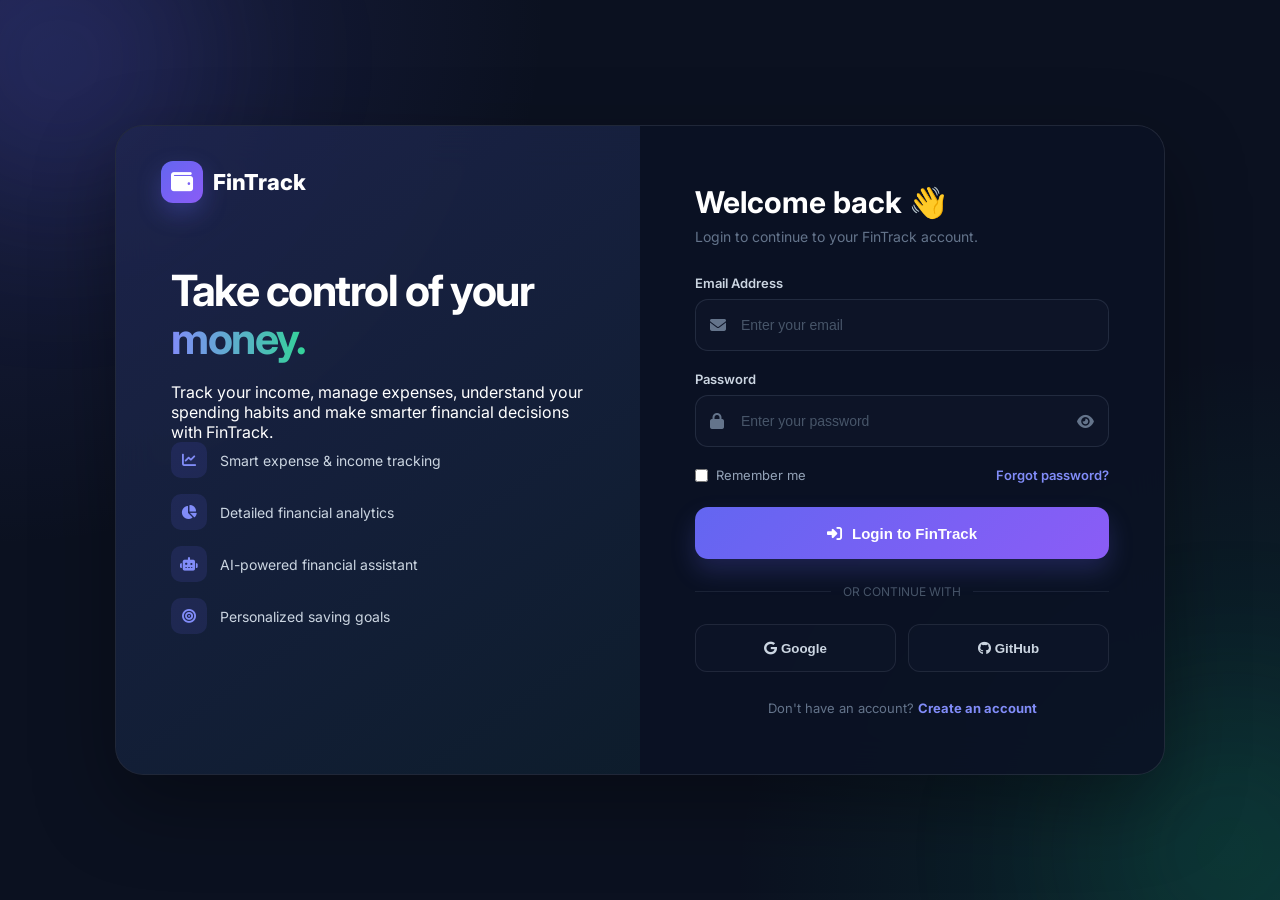
<file: transactions.html>
<!DOCTYPE html>
<html lang="en">

<head>
    <meta charset="UTF-8">

    <meta name="viewport"
          content="width=device-width, initial-scale=1.0">

    <meta name="description"
          content="Manage your income and expenses with FinTrack">

    <title>FinTrack — Transactions</title>

    <!-- Google Font -->
    <link rel="preconnect"
          href="https://fonts.googleapis.com">

    <link rel="preconnect"
          href="https://fonts.gstatic.com"
          crossorigin>

    <link href="https://fonts.googleapis.com/css2?family=Inter:wght@400;500;600;700;800&display=swap"
          rel="stylesheet">

    <!-- Font Awesome -->
    <link rel="stylesheet"
          href="https://cdnjs.cloudflare.com/ajax/libs/font-awesome/6.5.2/css/all.min.css">

    <!-- Main CSS -->
    <link rel="stylesheet"
          href="style.css">


    <!-- PAGE SPECIFIC CSS -->
    <style>

        /* =====================================================
           TRANSACTIONS PAGE
           ===================================================== */

        .transactions-page {
            width: 100%;
        }


        /* HEADER */

        .transactions-heading {
            display: flex;
            align-items: center;
            justify-content: space-between;
            gap: 20px;
            margin-bottom: 28px;
        }

        .transactions-heading h2 {
            margin: 0 0 5px;
            font-size: 24px;
            font-weight: 800;
        }

        .transactions-heading p {
            margin: 0;
            color: #7d879f;
            font-size: 14px;
        }


        /* ADD BUTTON */

        .add-transaction-btn {
            border: none;
            outline: none;
            cursor: pointer;

            padding: 13px 22px;

            border-radius: 12px;

            background: linear-gradient(
                135deg,
                #7c5cff,
                #6d55f5
            );

            color: white;

            font-size: 14px;
            font-weight: 700;

            display: flex;
            align-items: center;
            gap: 9px;

            box-shadow:
                0 10px 25px rgba(
                    124,
                    92,
                    255,
                    0.25
                );

            transition: 0.25s ease;
        }

        .add-transaction-btn:hover {
            transform: translateY(-2px);

            box-shadow:
                0 14px 30px rgba(
                    124,
                    92,
                    255,
                    0.35
                );
        }


        /* =====================================================
           SUMMARY CARDS
           ===================================================== */

        .transaction-summary-grid {
            display: grid;

            grid-template-columns:
                repeat(4, minmax(0, 1fr));

            gap: 18px;

            margin-bottom: 22px;
        }


        .transaction-summary-card {
            min-width: 0;

            padding: 24px;

            border: 1px solid #252b3b;

            border-radius: 18px;

            background:
                linear-gradient(
                    145deg,
                    #111522,
                    #0e121d
                );

            position: relative;

            overflow: hidden;
        }


        .transaction-summary-card::after {
            content: "";

            position: absolute;

            width: 100px;
            height: 100px;

            right: -45px;
            top: -45px;

            border-radius: 50%;

            background: rgba(
                124,
                92,
                255,
                0.07
            );
        }


        .summary-top {
            display: flex;
            align-items: center;
            justify-content: space-between;

            margin-bottom: 14px;
        }


        .summary-label {
            color: #7e879c;

            font-size: 13px;
            font-weight: 500;
        }


        .summary-icon {
            width: 44px;
            height: 44px;

            border-radius: 12px;

            display: flex;
            align-items: center;
            justify-content: center;

            font-size: 17px;
        }


        .summary-icon.purple {
            color: #9b86ff;
            background: rgba(
                124,
                92,
                255,
                0.14
            );
        }


        .summary-icon.green {
            color: #16d89a;
            background: rgba(
                22,
                216,
                154,
                0.12
            );
        }


        .summary-icon.red {
            color: #ff5d86;
            background: rgba(
                255,
                93,
                134,
                0.12
            );
        }


        .summary-icon.yellow {
            color: #ffc857;
            background: rgba(
                255,
                200,
                87,
                0.12
            );
        }


        .summary-value {
            margin: 0;

            color: #f5f7ff;

            font-size: 27px;
            font-weight: 800;

            letter-spacing: -0.5px;
        }


        .summary-description {
            margin-top: 10px;

            color: #727c92;

            font-size: 12px;
        }


        /* =====================================================
           TRANSACTION CARD
           ===================================================== */

        .transaction-history-card {
            border: 1px solid #252b3b;

            border-radius: 18px;

            background:
                linear-gradient(
                    145deg,
                    #111522,
                    #0e121d
                );

            padding: 26px;

            overflow: hidden;
        }


        .history-header {
            margin-bottom: 22px;
        }


        .history-header h3 {
            margin: 0 0 5px;

            font-size: 18px;
            font-weight: 800;
        }


        .history-header p {
            margin: 0;

            color: #7d879f;

            font-size: 13px;
        }


        /* =====================================================
           FILTERS
           ===================================================== */

        .transaction-filters {
            display: grid;

            grid-template-columns:
                minmax(200px, 1.5fr)
                repeat(3, minmax(150px, 1fr));

            gap: 12px;

            margin-bottom: 22px;
        }


        .search-box {
            position: relative;
        }


        .search-box i {
            position: absolute;

            left: 14px;
            top: 50%;

            transform: translateY(-50%);

            color: #7d879f;

            pointer-events: none;
        }


        .search-box input,
        .transaction-filter-select {
            width: 100%;

            height: 46px;

            border: 1px solid #293043;

            border-radius: 11px;

            background: #151a27;

            color: #eef1fa;

            outline: none;

            font-family: inherit;

            font-size: 13px;

            transition: 0.2s ease;
        }


        .search-box input {
            padding:
                0 14px 0 40px;
        }


        .transaction-filter-select {
            padding: 0 13px;

            cursor: pointer;
        }


        .search-box input:focus,
        .transaction-filter-select:focus {
            border-color: #7c5cff;

            box-shadow:
                0 0 0 3px
                rgba(
                    124,
                    92,
                    255,
                    0.1
                );
        }


        /* =====================================================
           TABLE
           ===================================================== */

        .transaction-table-wrapper {
            width: 100%;

            overflow-x: auto;

            border-radius: 12px;
        }


        .transaction-table {
            width: 100%;

            min-width: 850px;

            border-collapse: collapse;
        }


        .transaction-table thead th {
            text-align: left;

            padding:
                13px 12px;

            color: #7e879c;

            font-size: 11px;

            font-weight: 700;

            text-transform: uppercase;

            letter-spacing: 0.6px;

            border-bottom:
                1px solid #272d3c;
        }


        .transaction-table tbody td {
            padding:
                17px 12px;

            border-bottom:
                1px solid #202636;

            vertical-align: middle;

            color: #e9ecf5;

            font-size: 13px;
        }


        .transaction-table tbody tr {
            transition: 0.2s ease;
        }


        .transaction-table tbody tr:hover {
            background: rgba(
                124,
                92,
                255,
                0.035
            );
        }


        .transaction-table tbody tr:last-child td {
            border-bottom: none;
        }


        /* TRANSACTION NAME */

        .transaction-name-wrapper {
            display: flex;
            align-items: center;
            gap: 12px;

            min-width: 190px;
        }


        .transaction-category-icon {
            width: 40px;
            height: 40px;

            flex-shrink: 0;

            border-radius: 11px;

            display: flex;
            align-items: center;
            justify-content: center;

            background: #191f2e;

            color: #9a86ff;

            font-size: 15px;
        }


        .transaction-name-info {
            min-width: 0;
        }


        .transaction-name {
            display: block;

            color: #f1f3fa;

            font-weight: 700;

            white-space: nowrap;

            overflow: hidden;

            text-overflow: ellipsis;

            max-width: 210px;
        }


        .transaction-payment {
            display: block;

            margin-top: 4px;

            color: #6f7990;

            font-size: 11px;
        }


        /* CATEGORY */

        .category-pill {
            display: inline-flex;

            align-items: center;

            padding:
                6px 10px;

            border-radius: 20px;

            background: #181e2b;

            color: #aab2c4;

            font-size: 11px;

            font-weight: 600;

            white-space: nowrap;
        }


        /* DATE */

        .transaction-date {
            color: #aeb5c6;

            white-space: nowrap;
        }


        /* TYPE */

        .transaction-type-pill {
            display: inline-flex;

            align-items: center;

            padding:
                6px 10px;

            border-radius: 20px;

            font-size: 11px;

            font-weight: 700;
        }


        .transaction-type-pill.income {
            color: #19d99a;

            background:
                rgba(
                    25,
                    217,
                    154,
                    0.10
                );
        }


        .transaction-type-pill.expense {
            color: #ff5c85;

            background:
                rgba(
                    255,
                    92,
                    133,
                    0.10
                );
        }


        /* AMOUNT */

        .transaction-amount {
            font-weight: 800;

            white-space: nowrap;
        }


        .transaction-amount.income {
            color: #19d99a;
        }


        .transaction-amount.expense {
            color: #ff5c85;
        }


        /* ACTIONS */

        .transaction-actions {
            display: flex;

            align-items: center;

            gap: 7px;
        }


        .transaction-action-btn {
            width: 34px;
            height: 34px;

            border: 1px solid #2a3040;

            border-radius: 9px;

            background: #171c29;

            color: #919bb0;

            cursor: pointer;

            display: flex;
            align-items: center;
            justify-content: center;

            transition: 0.2s ease;
        }


        .transaction-action-btn:hover {
            transform: translateY(-1px);
        }


        .transaction-action-btn.edit:hover {
            color: #9a86ff;

            border-color: #7059ef;

            background:
                rgba(
                    124,
                    92,
                    255,
                    0.1
                );
        }


        .transaction-action-btn.delete:hover {
            color: #ff5c85;

            border-color: #d9476b;

            background:
                rgba(
                    255,
                    92,
                    133,
                    0.1
                );
        }


        /* =====================================================
           EMPTY STATE
           ===================================================== */

        .transactions-empty {
            display: none;

            padding: 65px 20px;

            text-align: center;
        }


        .transactions-empty-icon {
            width: 65px;
            height: 65px;

            margin: 0 auto 18px;

            border-radius: 18px;

            display: flex;
            align-items: center;
            justify-content: center;

            background:
                rgba(
                    124,
                    92,
                    255,
                    0.10
                );

            color: #8f79ff;

            font-size: 25px;
        }


        .transactions-empty h3 {
            margin: 0 0 7px;

            font-size: 17px;
        }


        .transactions-empty p {
            margin: 0 auto 20px;

            color: #737e94;

            font-size: 13px;

            max-width: 350px;
        }


        .empty-add-btn {
            border: none;

            background: #7c5cff;

            color: white;

            padding:
                11px 18px;

            border-radius: 10px;

            cursor: pointer;

            font-weight: 700;
        }


        /* RESULT */

        .transaction-result {
            margin-top: 15px;

            color: #6f7990;

            font-size: 12px;
        }


        /* =====================================================
           RESPONSIVE
           ===================================================== */

        @media (max-width: 1100px) {

            .transaction-summary-grid {
                grid-template-columns:
                    repeat(2, 1fr);
            }

            .transaction-filters {
                grid-template-columns:
                    repeat(2, 1fr);
            }
        }


        @media (max-width: 700px) {

            .transactions-heading {
                align-items: flex-start;

                flex-direction: column;
            }

            .add-transaction-btn {
                width: 100%;

                justify-content: center;
            }

            .transaction-summary-grid {
                grid-template-columns: 1fr;
            }

            .transaction-filters {
                grid-template-columns: 1fr;
            }

            .transaction-history-card {
                padding: 18px;
            }
        }

    </style>
</head>


<body>

    <!-- =====================================================
         SIDEBAR
         ===================================================== -->

    <aside class="sidebar"
           id="sidebar">

        <div class="logo">

            <div class="logo-icon">
                <i class="fa-solid fa-wallet"></i>
            </div>

            <span>
                Fin<span class="logo-highlight">
                    Track
                </span>
            </span>

        </div>


        <nav class="sidebar-nav">

            <p class="nav-title">
                MAIN
            </p>


            <a href="index.html"
               class="nav-link">

                <i class="fa-solid fa-chart-pie"></i>

                <span>
                    Dashboard
                </span>

            </a>


            <a href="transactions.html"
               class="nav-link active">

                <i class="fa-solid fa-receipt"></i>

                <span>
                    Transactions
                </span>

            </a>


            <a href="budget.html"
               class="nav-link">

                <i class="fa-solid fa-bullseye"></i>

                <span>
                    Budget
                </span>

            </a>


            <a href="analytics.html"
               class="nav-link">

                <i class="fa-solid fa-chart-line"></i>

                <span>
                    Analytics
                </span>

            </a>


            <p class="nav-title">
                TOOLS
            </p>


            <a href="ai-assistant.html"
               class="nav-link ai-link">

                <i class="fa-solid fa-wand-magic-sparkles"></i>

                <span>
                    AI Assistant
                </span>

                <span class="new-badge">
                    AI
                </span>

            </a>

        </nav>


        <div class="sidebar-bottom">

            <div class="tip-card">

                <div class="tip-icon">
                    <i class="fa-solid fa-lightbulb"></i>
                </div>

                <div>

                    <h4>
                        Smart Tip
                    </h4>

                    <p>
                        Track every expense to
                        understand your spending habits.
                    </p>

                </div>

            </div>

        </div>

    </aside>


    <!-- =====================================================
         MAIN CONTENT
         ===================================================== -->

    <main class="main-content">


        <!-- HEADER -->

        <header class="top-header">

            <button class="mobile-menu"
                    id="mobileMenu">

                <i class="fa-solid fa-bars"></i>

            </button>


            <div class="page-heading">

                <span>
                    Good evening 🌙
                </span>

                <h1>
                    Transactions
                </h1>

            </div>


            <div class="header-right">

                <button class="notification-btn">

                    <i class="fa-regular fa-bell"></i>

                    <span class="notification-dot"></span>

                </button>


               
                <div class="profile-wrapper">

    <button
        type="button"
        class="profile"
        id="userProfileBtn">

        <div class="profile-avatar" data-user-avatar>
            U
        </div>

        <div class="profile-info">
            <strong data-user-name>User</strong>
            <span data-user-email>Personal Account</span>
        </div>

        <i class="fa-solid fa-chevron-down profile-arrow"></i>

    </button>


    <div class="profile-dropdown" id="profileDropdown">

        <!-- USER INFO -->
        <div class="dropdown-user">

            <div
                class="profile-avatar large"
                data-user-avatar>
                U
            </div>

            <div>
                <strong data-user-name>User</strong>
                <span data-user-email>
                    user@example.com
                </span>
            </div>

        </div>


        <div class="dropdown-divider"></div>


        <!-- PROFILE -->
        <a
            href="profile.html"
            class="dropdown-item">

            <i class="fa-solid fa-user"></i>
            <span>My Profile</span>

        </a>


        <!-- SETTINGS -->
        <a
            href="settings.html"
            class="dropdown-item">

            <i class="fa-solid fa-gear"></i>
            <span>Settings</span>

        </a>


        <div class="dropdown-divider"></div>


        <!-- LOGOUT -->
        <button
            type="button"
            class="dropdown-item logout-item"
            id="logoutBtn">

            <i class="fa-solid fa-right-from-bracket"></i>
            <span>Logout</span>

        </button>

    </div>

</div>

            </div>

        </header>


        <!-- =================================================
             PAGE
             ================================================= -->

        <section class="transactions-page">


            <!-- PAGE HEADING -->

            <div class="transactions-heading">

                <div>

                    <h2>
                        All Transactions
                    </h2>

                    <p>
                        View and manage your income and expenses
                    </p>

                </div>


                <button
                    class="add-transaction-btn"
                    id="addTransactionBtn">

                    <i class="fa-solid fa-plus"></i>

                    Add Transaction

                </button>

            </div>


            <!-- =================================================
                 SUMMARY
                 ================================================= -->

            <div class="transaction-summary-grid">


                <!-- TOTAL -->

                <div class="transaction-summary-card">

                    <div class="summary-top">

                        <span class="summary-label">
                            Total Transactions
                        </span>

                        <div class="summary-icon purple">

                            <i class="fa-solid fa-receipt"></i>

                        </div>

                    </div>

                    <h3
                        class="summary-value"
                        id="totalTransactions">

                        0

                    </h3>

                    <div class="summary-description">
                        All activity
                    </div>

                </div>


                <!-- INCOME -->

                <div class="transaction-summary-card">

                    <div class="summary-top">

                        <span class="summary-label">
                            Total Income
                        </span>

                        <div class="summary-icon green">

                            <i class="fa-solid fa-arrow-down"></i>

                        </div>

                    </div>

                    <h3
                        class="summary-value"
                        id="totalIncome">

                        ₹0

                    </h3>

                    <div class="summary-description">
                        <span style="color:#19d99a;">
                            ↑ Income
                        </span>
                    </div>

                </div>


                <!-- EXPENSE -->

                <div class="transaction-summary-card">

                    <div class="summary-top">

                        <span class="summary-label">
                            Total Expenses
                        </span>

                        <div class="summary-icon red">

                            <i class="fa-solid fa-arrow-up"></i>

                        </div>

                    </div>

                    <h3
                        class="summary-value"
                        id="totalExpenses">

                        ₹0

                    </h3>

                    <div class="summary-description">
                        <span style="color:#ff5c85;">
                            ↓ Spending
                        </span>
                    </div>

                </div>


                <!-- BALANCE -->

                <div class="transaction-summary-card">

                    <div class="summary-top">

                        <span class="summary-label">
                            Net Balance
                        </span>

                        <div class="summary-icon yellow">

                            <i class="fa-solid fa-wallet"></i>

                        </div>

                    </div>

                    <h3
                        class="summary-value"
                        id="netBalance">

                        ₹0

                    </h3>

                    <div class="summary-description">
                        Income − Expenses
                    </div>

                </div>

            </div>


            <!-- =================================================
                 TRANSACTION HISTORY
                 ================================================= -->

            <div class="transaction-history-card">


                <div class="history-header">

                    <h3>
                        Transaction History
                    </h3>

                    <p>
                        Search, filter and manage your transactions
                    </p>

                </div>


                <!-- FILTERS -->

                <div class="transaction-filters">


                    <!-- SEARCH -->

                    <div class="search-box">

                        <i class="fa-solid fa-magnifying-glass"></i>

                        <input
                            type="search"
                            id="transactionSearch"
                            placeholder="Search transactions..."
                            autocomplete="off"
                        >

                    </div>


                    <!-- TYPE -->

                    <select
                        id="transactionTypeFilter"
                        class="transaction-filter-select">

                        <option value="all">
                            All Types
                        </option>

                        <option value="income">
                            Income
                        </option>

                        <option value="expense">
                            Expense
                        </option>

                    </select>


                    <!-- CATEGORY -->

                    <select
                        id="transactionCategoryFilter"
                        class="transaction-filter-select">

                        <option value="all">
                            All Categories
                        </option>

                    </select>


                    <!-- SORT -->

                    <select
                        id="transactionSort"
                        class="transaction-filter-select">

                        <option value="newest">
                            Newest First
                        </option>

                        <option value="oldest">
                            Oldest First
                        </option>

                        <option value="highest">
                            Highest Amount
                        </option>

                        <option value="lowest">
                            Lowest Amount
                        </option>

                    </select>

                </div>


                <!-- TABLE -->

                <div class="transaction-table-wrapper">

                    <table class="transaction-table">

                        <thead>

                            <tr>

                                <th>
                                    Transaction
                                </th>

                                <th>
                                    Category
                                </th>

                                <th>
                                    Date
                                </th>

                                <th>
                                    Type
                                </th>

                                <th>
                                    Amount
                                </th>

                                <th>
                                    Action
                                </th>

                            </tr>

                        </thead>


                        <tbody
                            id="transactionsTableBody">

                        </tbody>

                    </table>


                    <!-- EMPTY STATE -->

                    <div
                        class="transactions-empty"
                        id="transactionsEmpty">

                        <div class="transactions-empty-icon">

                            <i class="fa-solid fa-receipt"></i>

                        </div>

                        <h3>
                            No transactions found
                        </h3>

                        <p>
                            Try changing your filters
                            or add your first transaction.
                        </p>

                        <button
                            class="empty-add-btn"
                            id="emptyTransactionBtn">

                            <i class="fa-solid fa-plus"></i>

                            Add Transaction

                        </button>

                    </div>

                </div>


                <div
                    class="transaction-result"
                    id="transactionResultCount">

                    0 transactions

                </div>

            </div>

        </section>


        <!-- FOOTER -->

        <footer class="footer">

            <p>
                © 2026 FinTrack.
                Built for smarter financial decisions.
            </p>

            <div class="footer-links">

                <a href="#">
                    Privacy
                </a>

                <a href="#">
                    Terms
                </a>

                <a href="#">
                    Help
                </a>

            </div>

        </footer>

    </main>


    <!-- =====================================================
         TRANSACTION MODAL
         ===================================================== -->

    <div
        class="modal-overlay"
        id="transactionModal">


        <div class="modal">


            <div class="modal-header">

                <div>

                    <h2 id="transactionModalTitle">
                        Add Transaction
                    </h2>

                    <p>
                        Record your income or expense.
                    </p>

                </div>


                <button
                    class="modal-close"
                    id="closeModal"
                    type="button">

                    <i class="fa-solid fa-xmark"></i>

                </button>

            </div>


            <form id="transactionForm">


                <!-- TYPE -->

                <div class="form-group">

                    <label>
                        Transaction Type
                    </label>


                    <div class="type-selector">


                        <label class="type-option active">

                            <input
                                type="radio"
                                name="transactionType"
                                value="expense"
                                checked
                            >

                            <span>
                                <i class="fa-solid fa-arrow-up"></i>
                                Expense
                            </span>

                        </label>


                        <label class="type-option">

                            <input
                                type="radio"
                                name="transactionType"
                                value="income"
                            >

                            <span>
                                <i class="fa-solid fa-arrow-down"></i>
                                Income
                            </span>

                        </label>

                    </div>

                </div>


                <!-- NAME -->

                <div class="form-group">

                    <label for="transactionName">
                        Description
                    </label>

                    <input
                        type="text"
                        id="transactionName"
                        placeholder="e.g. Grocery shopping"
                        required
                    >

                </div>


                <!-- AMOUNT -->

                <div class="form-group">

                    <label for="transactionAmount">
                        Amount
                    </label>

                    <div class="amount-input">

                        <span>
                            ₹
                        </span>

                        <input
                            type="number"
                            id="transactionAmount"
                            placeholder="0.00"
                            min="1"
                            step="0.01"
                            required
                        >

                    </div>

                </div>


                <!-- CATEGORY + DATE -->

                <div class="form-row">


                    <div class="form-group">

                        <label for="transactionCategory">
                            Category
                        </label>

                        <select
                            id="transactionCategory"
                            required>

                            <option value="">
                                Select category
                            </option>

                            <option value="Food">
                                🍔 Food
                            </option>

                            <option value="Transport">
                                🚗 Transport
                            </option>

                            <option value="Shopping">
                                🛍️ Shopping
                            </option>

                            <option value="Bills">
                                💡 Bills
                            </option>

                            <option value="Entertainment">
                                🎮 Entertainment
                            </option>

                            <option value="Education">
                                📚 Education
                            </option>

                            <option value="Health">
                                ❤️ Health
                            </option>

                            <option value="Salary">
                                💰 Salary
                            </option>

                            <option value="Investment">
                                📈 Investment
                            </option>

                            <option value="Freelance">
                                💻 Freelance
                            </option>

                            <option value="Other">
                                📦 Other
                            </option>

                        </select>

                    </div>


                    <div class="form-group">

                        <label for="transactionDate">
                            Date
                        </label>

                        <input
                            type="date"
                            id="transactionDate"
                            required
                        >

                    </div>

                </div>


                <!-- PAYMENT -->

                <div class="form-group">

                    <label for="paymentMethod">
                        Payment Method
                    </label>

                    <select id="paymentMethod">

                        <option value="UPI">
                            UPI
                        </option>

                        <option value="Cash">
                            Cash
                        </option>

                        <option value="Debit Card">
                            Debit Card
                        </option>

                        <option value="Credit Card">
                            Credit Card
                        </option>

                        <option value="Bank Transfer">
                            Bank Transfer
                        </option>

                        <option value="Other">
                            Other
                        </option>

                    </select>

                </div>


                <!-- NOTES -->

                <div class="form-group">

                    <label for="transactionNotes">
                        Notes
                        <span>
                            (optional)
                        </span>
                    </label>

                    <textarea
                        id="transactionNotes"
                        rows="3"
                        placeholder="Add a note..."
                    ></textarea>

                </div>


                <!-- SUBMIT -->

                <button
                    type="submit"
                    class="submit-btn"
                    id="transactionSubmitBtn">

                    <i class="fa-solid fa-plus"></i>

                    <span>
                        Add Transaction
                    </span>

                </button>

            </form>

        </div>

    </div>


    <!-- =====================================================
         TOAST
         ===================================================== -->

    <div
        class="toast"
        id="toast">

        <div class="toast-icon">

            <i class="fa-solid fa-check"></i>

        </div>

        <div>

            <strong id="toastTitle">
                Success
            </strong>

            <p id="toastMessage">
                Transaction added successfully.
            </p>

        </div>

        <button
            id="closeToast"
            type="button">

            <i class="fa-solid fa-xmark"></i>

        </button>

    </div>


    <!-- =====================================================
         JAVASCRIPT
         ===================================================== -->

    <script src="auth.js"></script>
    <script src="script.js"></script>

    <script src="transactions.js"></script>

</body>

</html>
</file>
<file: style.css>
@import url('https://fonts.googleapis.com/css2?family=Inter:wght@400;500;600;700;800&display=swap');


/* =========================
   ROOT VARIABLES
   ========================= */

:root {

    --bg-primary: #080b14;
    --bg-secondary: #0d111c;
    --bg-card: #111622;
    --bg-card-hover: #151b29;

    --border: rgba(255, 255, 255, 0.08);
    --border-light: rgba(255, 255, 255, 0.12);

    --text-primary: #f7f8fc;
    --text-secondary: #a5adbf;
    --text-muted: #6f788c;

    --primary: #6c63ff;
    --primary-light: #8b85ff;
    --primary-dark: #5148e8;

    --green: #28d17c;
    --green-soft: rgba(40, 209, 124, 0.12);

    --red: #ff5c7a;
    --red-soft: rgba(255, 92, 122, 0.12);

    --yellow: #f5c451;
    --yellow-soft: rgba(245, 196, 81, 0.12);

    --blue: #4ea1ff;
    --blue-soft: rgba(78, 161, 255, 0.12);

    --purple-soft: rgba(108, 99, 255, 0.13);

    --sidebar-width: 250px;

    --radius-sm: 8px;
    --radius-md: 14px;
    --radius-lg: 20px;

    --shadow:
        0 10px 40px rgba(0, 0, 0, 0.25);

    --transition:
        all 0.25s ease;

}


/* =========================
   RESET
   ========================= */

* {
    margin: 0;
    padding: 0;
    box-sizing: border-box;
}


html {
    scroll-behavior: smooth;
}


body {

    font-family: 'Inter', sans-serif;

    background:
        radial-gradient(
            circle at 10% 0%,
            rgba(108, 99, 255, 0.08),
            transparent 30%
        ),
        var(--bg-primary);

    color: var(--text-primary);

    min-height: 100vh;

    overflow-x: hidden;

}


button,
input,
select,
textarea {
    font-family: inherit;
}


button {
    border: none;
    cursor: pointer;
}


a {
    text-decoration: none;
    color: inherit;
}


img {
    max-width: 100%;
    display: block;
}


/* =========================
   SCROLLBAR
   ========================= */

::-webkit-scrollbar {
    width: 7px;
}

::-webkit-scrollbar-track {
    background: var(--bg-primary);
}

::-webkit-scrollbar-thumb {

    background: #292f40;

    border-radius: 20px;

}

::-webkit-scrollbar-thumb:hover {
    background: var(--primary);
}


/* =========================================================
   SIDEBAR
   ========================================================= */

.sidebar {

    position: fixed;

    left: 0;
    top: 0;

    width: var(--sidebar-width);
    height: 100vh;

    background: rgba(13, 17, 28, 0.95);

    border-right: 1px solid var(--border);

    padding: 28px 18px;

    z-index: 1000;

    display: flex;
    flex-direction: column;

    backdrop-filter: blur(20px);

}


/* LOGO */

.logo {

    display: flex;
    align-items: center;
    gap: 11px;

    font-size: 21px;
    font-weight: 800;

    padding: 0 10px;

    margin-bottom: 42px;

    letter-spacing: -0.5px;

}


.logo-icon {

    width: 38px;
    height: 38px;

    border-radius: 11px;

    display: flex;
    align-items: center;
    justify-content: center;

    background:
        linear-gradient(
            135deg,
            var(--primary),
            #9b72ff
        );

    box-shadow:
        0 8px 25px rgba(108, 99, 255, 0.3);

}


.logo-icon i {
    color: white;
}


.logo-highlight {
    color: var(--primary-light);
}


/* NAVIGATION */

.sidebar-nav {
    display: flex;
    flex-direction: column;
    gap: 5px;
}


.nav-title {

    font-size: 10px;
    font-weight: 700;

    letter-spacing: 1.5px;

    color: var(--text-muted);

    padding: 0 12px;

    margin-top: 8px;
    margin-bottom: 10px;

}


.nav-title:not(:first-child) {
    margin-top: 30px;
}


.nav-link {

    position: relative;

    display: flex;
    align-items: center;

    gap: 13px;

    padding: 12px 13px;

    color: var(--text-secondary);

    border-radius: 10px;

    font-size: 13px;
    font-weight: 500;

    transition: var(--transition);

}


.nav-link i {
    width: 18px;
    text-align: center;
}


.nav-link:hover {

    color: var(--text-primary);

    background: rgba(255,255,255,0.04);

    transform: translateX(2px);

}


.nav-link.active {

    color: white;

    background:
        linear-gradient(
            90deg,
            rgba(108, 99, 255, 0.18),
            rgba(108, 99, 255, 0.05)
        );

}


.nav-link.active::before {

    content: "";

    position: absolute;

    left: 0;
    top: 25%;

    width: 3px;
    height: 50%;

    border-radius: 5px;

    background: var(--primary);

}


.ai-link i {
    color: #9b72ff;
}


.new-badge {

    margin-left: auto;

    font-size: 8px;

    font-weight: 800;

    padding: 3px 6px;

    border-radius: 5px;

    color: white;

    background:
        linear-gradient(
            135deg,
            var(--primary),
            #a06cff
        );

}


/* SIDEBAR BOTTOM */

.sidebar-bottom {
    margin-top: auto;
}


.tip-card {

    display: flex;

    gap: 10px;

    padding: 14px;

    border-radius: 14px;

    background:
        linear-gradient(
            135deg,
            rgba(108, 99, 255, 0.13),
            rgba(139, 114, 255, 0.04)
        );

    border: 1px solid rgba(108,99,255,0.15);

}


.tip-icon {

    width: 32px;
    height: 32px;

    flex-shrink: 0;

    border-radius: 9px;

    display: flex;
    align-items: center;
    justify-content: center;

    background: var(--purple-soft);

    color: #9b72ff;

}


.tip-card h4 {

    font-size: 11px;

    margin-bottom: 5px;

}


.tip-card p {

    color: var(--text-muted);

    font-size: 9px;

    line-height: 1.5;

}


/* =========================================================
   MAIN CONTENT
   ========================================================= */

.main-content {

    margin-left: var(--sidebar-width);

    min-height: 100vh;

    padding: 0 38px 40px;

    max-width: 1600px;

}


/* =========================================================
   HEADER
   ========================================================= */

.top-header {

    height: 90px;

    display: flex;
    align-items: center;

    justify-content: space-between;

    border-bottom: 1px solid var(--border);

}


.page-heading .greeting {

    color: var(--text-muted);

    font-size: 12px;

    margin-bottom: 5px;

}


.page-heading h1 {

    font-size: 23px;

    letter-spacing: -0.7px;

}


.header-actions {

    display: flex;

    align-items: center;

    gap: 18px;

}


.icon-btn {

    position: relative;

    width: 38px;
    height: 38px;

    display: flex;
    align-items: center;
    justify-content: center;

    border-radius: 10px;

    color: var(--text-secondary);

    background: var(--bg-card);

    border: 1px solid var(--border);

    transition: var(--transition);

}


.icon-btn:hover {

    color: white;

    border-color: var(--border-light);

    transform: translateY(-2px);

}


.notification-dot {

    position: absolute;

    top: 8px;
    right: 8px;

    width: 6px;
    height: 6px;

    border-radius: 50%;

    background: var(--red);

}


.profile {

    display: flex;

    align-items: center;

    gap: 9px;

    cursor: pointer;

}


.profile-avatar {

    width: 38px;
    height: 38px;

    border-radius: 50%;

    display: flex;
    align-items: center;
    justify-content: center;

    font-size: 12px;
    font-weight: 700;

    background:
        linear-gradient(
            135deg,
            #625aff,
            #a26dff
        );

}


.profile-info {

    display: flex;
    flex-direction: column;

    gap: 3px;

}


.profile-info strong {

    font-size: 11px;

}


.profile-info span {

    color: var(--text-muted);

    font-size: 9px;

}


.profile-arrow {

    font-size: 9px;

    color: var(--text-muted);

    margin-left: 3px;

}


.mobile-menu {
    display: none;
}


/* =========================================================
   DASHBOARD TOOLBAR
   ========================================================= */

.dashboard-toolbar {

    display: flex;

    align-items: center;

    justify-content: space-between;

    padding: 30px 0 22px;

}


.dashboard-toolbar h2 {

    font-size: 18px;

    margin-bottom: 5px;

}


.dashboard-toolbar p {

    color: var(--text-muted);

    font-size: 11px;

}


.toolbar-actions {

    display: flex;

    gap: 10px;

    align-items: center;

}


.month-selector,
.small-select {

    color: var(--text-secondary);

    background: var(--bg-card);

    border: 1px solid var(--border);

    border-radius: 9px;

    padding: 10px 13px;

    outline: none;

    cursor: pointer;

    font-size: 11px;

}


.month-selector:focus,
.small-select:focus {

    border-color: var(--primary);

}


.month-selector option,
.small-select option {

    background: var(--bg-card);

}


/* =========================================================
   BUTTONS
   ========================================================= */

.primary-btn {

    display: flex;
    align-items: center;

    gap: 8px;

    padding: 10px 15px;

    border-radius: 9px;

    color: white;

    font-size: 11px;
    font-weight: 600;

    background:
        linear-gradient(
            135deg,
            var(--primary),
            #806cff
        );

    box-shadow:
        0 7px 22px rgba(108,99,255,0.2);

    transition: var(--transition);

}


.primary-btn:hover {

    transform: translateY(-2px);

    box-shadow:
        0 10px 30px rgba(108,99,255,0.35);

}


.secondary-btn {

    display: inline-flex;

    align-items: center;

    gap: 7px;

    padding: 9px 13px;

    margin-top: 12px;

    color: var(--text-secondary);

    background: var(--bg-card);

    border: 1px solid var(--border);

    border-radius: 8px;

    font-size: 10px;

    transition: var(--transition);

}


.secondary-btn:hover {

    color: white;

    border-color: var(--primary);

}


/* =========================================================
   STATS
   ========================================================= */

.stats-grid {

    display: grid;

    grid-template-columns:
        repeat(4, 1fr);

    gap: 15px;

}


.stat-card {

    position: relative;

    overflow: hidden;

    padding: 19px;

    background:
        linear-gradient(
            145deg,
            rgba(17,22,34,0.98),
            rgba(14,18,29,0.95)
        );

    border: 1px solid var(--border);

    border-radius: var(--radius-md);

    transition: var(--transition);

    animation: fadeUp 0.5s ease both;

}


.stat-card:hover {

    transform: translateY(-4px);

    border-color: var(--border-light);

    box-shadow: var(--shadow);

}


.stat-card::after {

    content: "";

    position: absolute;

    width: 100px;
    height: 100px;

    border-radius: 50%;

    right: -50px;
    top: -50px;

    background: var(--purple-soft);

    filter: blur(25px);

}


.stat-top {

    position: relative;
    z-index: 1;

    display: flex;

    align-items: flex-start;

    justify-content: space-between;

}


.stat-top p {

    color: var(--text-muted);

    font-size: 10px;

    margin-bottom: 8px;

}


.stat-top h2 {

    font-size: 22px;

    letter-spacing: -0.7px;

}


.stat-icon {

    width: 36px;
    height: 36px;

    display: flex;
    align-items: center;
    justify-content: center;

    border-radius: 10px;

    font-size: 13px;

}


.balance-icon {

    color: var(--primary-light);

    background: var(--purple-soft);

}


.income-icon {

    color: var(--green);

    background: var(--green-soft);

}


.expense-icon {

    color: var(--red);

    background: var(--red-soft);

}


.savings-icon {

    color: var(--yellow);

    background: var(--yellow-soft);

}


.stat-footer {

    display: flex;

    align-items: center;

    gap: 6px;

    margin-top: 17px;

    color: var(--text-muted);

    font-size: 9px;

}


.positive {
    color: var(--green);
}


.negative {
    color: var(--red);
}


/* =========================================================
   DASHBOARD GRID
   ========================================================= */

.dashboard-grid {

    display: grid;

    grid-template-columns:
        1.5fr 1fr;

    gap: 15px;

    margin-top: 15px;

}


.dashboard-card {

    background:
        rgba(17, 22, 34, 0.9);

    border: 1px solid var(--border);

    border-radius: var(--radius-md);

    padding: 20px;

    transition: var(--transition);

}


.dashboard-card:hover {

    border-color: var(--border-light);

}


.card-header {

    display: flex;

    align-items: flex-start;

    justify-content: space-between;

    gap: 15px;

}


.card-header h3 {

    font-size: 13px;

    margin-bottom: 5px;

}


.card-header p {

    color: var(--text-muted);

    font-size: 9px;

}


.view-link {

    display: flex;

    align-items: center;

    gap: 6px;

    color: var(--primary-light);

    font-size: 9px;

    font-weight: 600;

    transition: var(--transition);

}


.view-link:hover {

    color: white;

    transform: translateX(2px);

}


/* =========================================================
   BUDGET
   ========================================================= */

.budget-limits {

    display: grid;

    grid-template-columns:
        1fr 1fr;

    gap: 12px;

    margin-top: 22px;

}


.limit-item {

    padding: 13px;

    border-radius: 10px;

    background: rgba(255,255,255,0.025);

    border: 1px solid var(--border);

}


.limit-label {

    display: flex;

    align-items: center;

    justify-content: space-between;

}


.limit-label span {

    color: var(--text-muted);

    font-size: 9px;

}


.limit-label span i {

    margin-right: 4px;

}


.limit-label strong {

    font-size: 11px;

}


.limit-item:first-child i {
    color: var(--green);
}


.limit-item:last-child i {
    color: var(--red);
}


.budget-progress {

    margin-top: 22px;

}


.progress-header {

    display: flex;

    justify-content: space-between;

    align-items: center;

    margin-bottom: 8px;

}


.progress-header span {

    color: var(--text-muted);

    font-size: 9px;

}


.progress-header strong {

    font-size: 10px;

}


.progress-bar {

    height: 8px;

    background: rgba(255,255,255,0.06);

    border-radius: 20px;

    overflow: hidden;

}


.progress-fill {

    width: 0%;

    height: 100%;

    border-radius: inherit;

    background:
        linear-gradient(
            90deg,
            var(--primary),
            #a26dff
        );

    transition:
        width 0.7s cubic-bezier(.4,0,.2,1);

}


.progress-footer {

    display: flex;

    justify-content: space-between;

    margin-top: 7px;

    color: var(--text-muted);

    font-size: 8px;

}


.budget-status {

    display: flex;

    align-items: center;

    gap: 7px;

    margin-top: 17px;

    padding: 10px;

    border-radius: 9px;

    color: var(--green);

    background: var(--green-soft);

    font-size: 9px;

}


.budget-status.warning {

    color: var(--yellow);

    background: var(--yellow-soft);

}


.budget-status.danger {

    color: var(--red);

    background: var(--red-soft);

}


/* =========================================================
   QUICK ACTIONS
   ========================================================= */

.quick-grid {

    display: grid;

    grid-template-columns:
        1fr 1fr;

    gap: 10px;

    margin-top: 21px;

}


.quick-btn {

    min-height: 78px;

    padding: 12px;

    display: flex;

    flex-direction: column;

    align-items: flex-start;

    justify-content: space-between;

    gap: 10px;

    border-radius: 11px;

    color: var(--text-secondary);

    background: rgba(255,255,255,0.025);

    border: 1px solid var(--border);

    font-size: 10px;

    transition: var(--transition);

}


.quick-btn:hover {

    transform: translateY(-3px);

    color: white;

    border-color: var(--border-light);

}


.quick-icon {

    width: 27px;
    height: 27px;

    display: flex;
    align-items: center;
    justify-content: center;

    border-radius: 8px;

    font-size: 10px;

}


.expense-quick .quick-icon {

    color: var(--red);

    background: var(--red-soft);

}


.income-quick .quick-icon {

    color: var(--green);

    background: var(--green-soft);

}


.budget-quick .quick-icon {

    color: var(--yellow);

    background: var(--yellow-soft);

}


.ai-quick .quick-icon {

    color: #9b72ff;

    background: var(--purple-soft);

}


/* =========================================================
   LOWER GRID
   ========================================================= */

.lower-grid {

    grid-template-columns:
        1fr 1fr;

}


.chart-container {

    height: 245px;

    margin-top: 15px;

    position: relative;

}


#expenseChart {

    width: 100% !important;

    height: 100% !important;

}


.empty-chart {

    position: absolute;

    inset: 0;

    display: flex;

    align-items: center;

    justify-content: center;

    flex-direction: column;

    gap: 9px;

    color: var(--text-muted);

    text-align: center;

}


.empty-chart i {

    font-size: 28px;

    opacity: 0.35;

}


.empty-chart p {

    max-width: 200px;

    font-size: 9px;

    line-height: 1.5;

}


/* =========================================================
   TRANSACTIONS
   ========================================================= */

.transaction-list {

    margin-top: 15px;

    max-height: 245px;

    overflow-y: auto;

}


.transaction-item {

    display: flex;

    align-items: center;

    gap: 10px;

    padding: 10px 0;

    border-bottom: 1px solid var(--border);

}


.transaction-item:last-child {
    border-bottom: none;
}


.transaction-icon {

    width: 34px;
    height: 34px;

    flex-shrink: 0;

    display: flex;
    align-items: center;
    justify-content: center;

    border-radius: 9px;

    font-size: 11px;

}


.transaction-details {

    min-width: 0;

    flex: 1;

}


.transaction-details h4 {

    font-size: 10px;

    white-space: nowrap;

    overflow: hidden;

    text-overflow: ellipsis;

}


.transaction-details p {

    color: var(--text-muted);

    font-size: 8px;

    margin-top: 3px;

}


.transaction-amount {

    font-size: 10px;

    font-weight: 700;

}


.transaction-amount.income {

    color: var(--green);

}


.transaction-amount.expense {

    color: var(--red);

}


/* EMPTY STATE */

.empty-state {

    min-height: 210px;

    display: flex;

    flex-direction: column;

    align-items: center;

    justify-content: center;

    text-align: center;

}


.empty-icon {

    width: 45px;
    height: 45px;

    display: flex;
    align-items: center;
    justify-content: center;

    border-radius: 13px;

    margin-bottom: 10px;

    color: var(--text-muted);

    background: rgba(255,255,255,0.04);

}


.empty-state h4 {

    font-size: 11px;

    margin-bottom: 5px;

}


.empty-state p {

    color: var(--text-muted);

    font-size: 9px;

}


/* =========================================================
   AI INSIGHT
   ========================================================= */

.ai-insight-card {

    position: relative;

    overflow: hidden;

    margin-top: 15px;

    padding: 21px;

    display: flex;

    align-items: center;

    justify-content: space-between;

    gap: 20px;

    border-radius: var(--radius-md);

    border: 1px solid rgba(108,99,255,0.2);

    background:
        radial-gradient(
            circle at 20% 50%,
            rgba(108,99,255,0.15),
            transparent 35%
        ),
        linear-gradient(
            135deg,
            rgba(17,22,34,0.95),
            rgba(24,20,40,0.95)
        );

}


.ai-insight-content {

    display: flex;

    align-items: center;

    gap: 14px;

}


.ai-sparkle {

    width: 44px;
    height: 44px;

    flex-shrink: 0;

    display: flex;
    align-items: center;
    justify-content: center;

    border-radius: 12px;

    color: white;

    background:
        linear-gradient(
            135deg,
            var(--primary),
            #9b72ff
        );

    box-shadow:
        0 8px 25px rgba(108,99,255,0.3);

    animation: sparkle 2.5s ease-in-out infinite;

}


.ai-label {

    display: block;

    color: #9b72ff;

    font-size: 8px;

    font-weight: 800;

    letter-spacing: 1.3px;

    margin-bottom: 5px;

}


.ai-insight-content h3 {

    font-size: 12px;

    margin-bottom: 4px;

}


.ai-insight-content p {

    color: var(--text-muted);

    font-size: 9px;

    line-height: 1.5;

}


.ai-btn {

    flex-shrink: 0;

    display: flex;

    align-items: center;

    gap: 8px;

    padding: 10px 14px;

    border-radius: 9px;

    color: white;

    font-size: 10px;

    font-weight: 600;

    background:
        rgba(108,99,255,0.16);

    border: 1px solid rgba(108,99,255,0.2);

    transition: var(--transition);

}


.ai-btn:hover {

    background: var(--primary);

    transform: translateY(-2px);

}


/* =========================================================
   FOOTER
   ========================================================= */

.footer {

    display: flex;

    align-items: center;

    justify-content: space-between;

    padding: 25px 2px 5px;

    color: var(--text-muted);

    font-size: 8px;

}


.footer-links {

    display: flex;

    gap: 15px;

}


.footer-links a:hover {
    color: var(--text-primary);
}


/* =========================================================
   MODAL
   ========================================================= */

.modal-overlay {

    position: fixed;

    inset: 0;

    z-index: 2000;

    display: flex;

    align-items: center;

    justify-content: center;

    padding: 20px;

    background: rgba(0,0,0,0.7);

    backdrop-filter: blur(10px);

    opacity: 0;

    visibility: hidden;

    transition:
        opacity 0.25s ease,
        visibility 0.25s ease;

}


.modal-overlay.show {

    opacity: 1;

    visibility: visible;

}


.modal {

    width: 100%;

    max-width: 510px;

    max-height: 90vh;

    overflow-y: auto;

    padding: 24px;

    border-radius: 18px;

    background:
        linear-gradient(
            145deg,
            #131927,
            #0f1420
        );

    border: 1px solid var(--border-light);

    box-shadow:
        0 30px 100px rgba(0,0,0,0.5);

    transform: translateY(25px) scale(0.97);

    transition:
        transform 0.3s ease;

}


.modal-overlay.show .modal {

    transform:
        translateY(0)
        scale(1);

}


.modal-header {

    display: flex;

    align-items: flex-start;

    justify-content: space-between;

    margin-bottom: 24px;

}


.modal-header h2 {

    font-size: 17px;

    margin-bottom: 5px;

}


.modal-header p {

    color: var(--text-muted);

    font-size: 9px;

}


.modal-close {

    width: 31px;
    height: 31px;

    display: flex;
    align-items: center;
    justify-content: center;

    border-radius: 8px;

    color: var(--text-secondary);

    background: rgba(255,255,255,0.05);

    transition: var(--transition);

}


.modal-close:hover {

    color: white;

    background: var(--red-soft);

}


/* =========================================================
   FORMS
   ========================================================= */

.form-group {

    margin-bottom: 16px;

}


.form-row {

    display: grid;

    grid-template-columns:
        1fr 1fr;

    gap: 12px;

}


.form-group label {

    display: block;

    color: var(--text-secondary);

    font-size: 9px;

    font-weight: 600;

    margin-bottom: 7px;

}


.form-group label span {

    color: var(--text-muted);

    font-weight: 400;

}


.form-group input,
.form-group select,
.form-group textarea {

    width: 100%;

    padding: 11px 12px;

    outline: none;

    color: var(--text-primary);

    background: rgba(255,255,255,0.035);

    border: 1px solid var(--border);

    border-radius: 9px;

    font-size: 10px;

    transition: var(--transition);

}


.form-group input::placeholder,
.form-group textarea::placeholder {

    color: #596174;

}


.form-group input:focus,
.form-group select:focus,
.form-group textarea:focus {

    border-color: var(--primary);

    background: rgba(108,99,255,0.04);

    box-shadow:
        0 0 0 3px rgba(108,99,255,0.08);

}


.form-group select option {

    background: #151b29;

}


.form-group textarea {

    resize: vertical;

    min-height: 75px;

}


/* AMOUNT */

.amount-input {

    position: relative;

}


.amount-input > span {

    position: absolute;

    left: 12px;
    top: 50%;

    transform: translateY(-50%);

    color: var(--text-secondary);

    font-weight: 600;

    font-size: 12px;

}


.amount-input input {

    padding-left: 28px;

}


/* TYPE SELECTOR */

.type-selector {

    display: grid;

    grid-template-columns:
        1fr 1fr;

    gap: 8px;

}


.type-option {

    cursor: pointer;

}


.type-option input {

    display: none;

}


.type-option span {

    display: flex;

    align-items: center;
    justify-content: center;

    gap: 7px;

    padding: 10px;

    border-radius: 9px;

    color: var(--text-muted);

    background: rgba(255,255,255,0.03);

    border: 1px solid var(--border);

    font-size: 10px;

    transition: var(--transition);

}


.type-option:first-child input:checked + span {

    color: var(--red);

    border-color: rgba(255,92,122,0.3);

    background: var(--red-soft);

}


.type-option:last-child input:checked + span {

    color: var(--green);

    border-color: rgba(40,209,124,0.3);

    background: var(--green-soft);

}


/* SUBMIT */

.submit-btn {

    width: 100%;

    display: flex;

    align-items: center;
    justify-content: center;

    gap: 8px;

    padding: 12px;

    margin-top: 4px;

    border-radius: 9px;

    color: white;

    background:
        linear-gradient(
            135deg,
            var(--primary),
            #806cff
        );

    font-size: 10px;
    font-weight: 700;

    transition: var(--transition);

}


.submit-btn:hover {

    transform: translateY(-2px);

    box-shadow:
        0 10px 25px rgba(108,99,255,0.25);

}


/* =========================================================
   TOAST
   ========================================================= */

.toast {

    position: fixed;

    right: 25px;
    bottom: 25px;

    z-index: 3000;

    min-width: 280px;

    display: flex;

    align-items: center;

    gap: 11px;

    padding: 13px 14px;

    border-radius: 12px;

    background:
        rgba(20,25,38,0.97);

    border: 1px solid var(--border-light);

    box-shadow:
        0 20px 50px rgba(0,0,0,0.4);

    transform:
        translateY(25px)
        translateX(20px);

    opacity: 0;

    visibility: hidden;

    transition: var(--transition);

}


.toast.show {

    transform:
        translateY(0)
        translateX(0);

    opacity: 1;

    visibility: visible;

}


.toast-icon {

    width: 30px;
    height: 30px;

    flex-shrink: 0;

    display: flex;
    align-items: center;
    justify-content: center;

    border-radius: 8px;

    color: var(--green);

    background: var(--green-soft);

}


.toast strong {

    display: block;

    font-size: 10px;

    margin-bottom: 3px;

}


.toast p {

    color: var(--text-muted);

    font-size: 8px;

}


.toast > button {

    margin-left: auto;

    color: var(--text-muted);

    background: none;

}


/* =========================================================
   ANIMATIONS
   ========================================================= */

@keyframes fadeUp {

    from {

        opacity: 0;

        transform: translateY(15px);

    }

    to {

        opacity: 1;

        transform: translateY(0);

    }

}


@keyframes sparkle {

    0%,
    100% {

        transform: rotate(0deg) scale(1);

    }

    50% {

        transform: rotate(5deg) scale(1.05);

    }

}


/* =========================================================
   CARD STAGGER ANIMATION
   ========================================================= */

.stats-grid .stat-card:nth-child(1) {
    animation-delay: 0.05s;
}

.stats-grid .stat-card:nth-child(2) {
    animation-delay: 0.10s;
}

.stats-grid .stat-card:nth-child(3) {
    animation-delay: 0.15s;
}

.stats-grid .stat-card:nth-child(4) {
    animation-delay: 0.20s;
}


/* =========================================================
   RESPONSIVE - TABLET
   ========================================================= */

@media (max-width: 1100px) {

    :root {
        --sidebar-width: 215px;
    }

    .main-content {
        padding-left: 25px;
        padding-right: 25px;
    }

    .stats-grid {
        grid-template-columns:
            repeat(2, 1fr);
    }

    .dashboard-grid {
        grid-template-columns:
            1fr;
    }

    .lower-grid {
        grid-template-columns:
            1fr 1fr;
    }

}


/* =========================================================
   RESPONSIVE - SMALL TABLET
   ========================================================= */

@media (max-width: 800px) {

    .sidebar {

        transform: translateX(-100%);

        transition:
            transform 0.3s ease;

    }


    .sidebar.open {

        transform: translateX(0);

        box-shadow:
            20px 0 60px rgba(0,0,0,0.4);

    }


    .main-content {

        margin-left: 0;

        padding:
            0 20px 30px;

    }


    .mobile-menu {

        width: 36px;
        height: 36px;

        display: flex;

        align-items: center;
        justify-content: center;

        color: var(--text-secondary);

        background: var(--bg-card);

        border: 1px solid var(--border);

        border-radius: 9px;

    }


    .top-header {

        gap: 15px;

    }


    .page-heading {

        margin-right: auto;

    }


    .profile-info,
    .profile-arrow {

        display: none;

    }


    .lower-grid {

        grid-template-columns:
            1fr;

    }

}


/* =========================================================
   RESPONSIVE - MOBILE
   ========================================================= */

@media (max-width: 600px) {

    .main-content {

        padding-left: 14px;
        padding-right: 14px;

    }


    .top-header {

        height: 75px;

    }


    .page-heading h1 {

        font-size: 18px;

    }


    .page-heading .greeting {

        font-size: 10px;

    }


    .header-actions {

        gap: 8px;

    }


    .dashboard-toolbar {

        align-items: flex-start;

        flex-direction: column;

        gap: 15px;

    }


    .toolbar-actions {

        width: 100%;

    }


    .month-selector {

        flex: 1;

    }


    .primary-btn {

        white-space: nowrap;

    }


    .stats-grid {

        grid-template-columns:
            1fr 1fr;

        gap: 9px;

    }


    .stat-card {

        padding: 14px;

    }


    .stat-top h2 {

        font-size: 17px;

    }


    .stat-top p {

        font-size: 8px;

    }


    .stat-icon {

        width: 30px;
        height: 30px;

        font-size: 10px;

    }


    .stat-footer {

        font-size: 7px;

        flex-wrap: wrap;

    }


    .dashboard-card {

        padding: 15px;

    }


    .budget-limits {

        gap: 7px;

    }


    .limit-item {

        padding: 10px;

    }


    .limit-label {

        flex-direction: column;

        align-items: flex-start;

        gap: 5px;

    }


    .quick-grid {

        gap: 7px;

    }


    .ai-insight-card {

        align-items: flex-start;

        flex-direction: column;

    }


    .ai-btn {

        width: 100%;

        justify-content: center;

    }


    .footer {

        flex-direction: column;

        gap: 10px;

        text-align: center;

    }


    .modal {

        padding: 18px;

    }


    .form-row {

        grid-template-columns:
            1fr;

        gap: 0;

    }


    .toast {

        left: 14px;
        right: 14px;

        bottom: 14px;

        min-width: auto;

    }

}


/* =========================================================
   VERY SMALL DEVICES
   ========================================================= */

@media (max-width: 380px) {

    .stats-grid {

        grid-template-columns:
            1fr;

    }


    .toolbar-actions {

        flex-direction: column;

        align-items: stretch;

    }


    .primary-btn {

        justify-content: center;

    }


    .quick-grid {

        grid-template-columns:
            1fr;

    }

}


/* =========================================================
   ACCESSIBILITY
   ========================================================= */

button:focus-visible,
a:focus-visible,
input:focus-visible,
select:focus-visible,
textarea:focus-visible {

    outline:
        2px solid var(--primary);

    outline-offset: 2px;

}


/* =========================================================
   REDUCED MOTION
   ========================================================= */

@media (prefers-reduced-motion: reduce) {

    *,
    *::before,
    *::after {

        animation-duration: 0.01ms !important;

        animation-iteration-count: 1 !important;

        transition-duration: 0.01ms !important;

        scroll-behavior: auto !important;

    }

}

/* =========================================
   PROFILE DROPDOWN
========================================= */

.profile-wrapper {
    position: relative;
}

.profile {
    display: flex;
    align-items: center;
    gap: 10px;
    background: transparent;
    color: var(--text-primary);
    padding: 5px;
    border: none;
    cursor: pointer;
}

.profile-avatar {
    width: 38px;
    height: 38px;
    border-radius: 50%;

    display: flex;
    align-items: center;
    justify-content: center;

    background: linear-gradient(
        135deg,
        var(--primary),
        #8b85ff
    );

    color: white;
    font-size: 13px;
    font-weight: 700;
    flex-shrink: 0;
}

.profile-avatar.large {
    width: 42px;
    height: 42px;
}

.profile-info {
    display: flex;
    flex-direction: column;
    align-items: flex-start;
    min-width: 100px;
}

.profile-info strong {
    color: var(--text-primary);
    font-size: 12px;
    font-weight: 700;

    max-width: 130px;
    overflow: hidden;
    text-overflow: ellipsis;
    white-space: nowrap;
}

.profile-info span {
    color: var(--text-muted);
    font-size: 10px;

    max-width: 130px;
    overflow: hidden;
    text-overflow: ellipsis;
    white-space: nowrap;
}


/* Arrow */

.profile-arrow {
    transition: transform 0.25s ease;
}

.profile-wrapper.open .profile-arrow {
    transform: rotate(180deg);
}


/* Dropdown */

.profile-dropdown {
    position: absolute;

    top: calc(100% + 12px);
    right: 0;

    width: 235px;

    padding: 10px;

    background: var(--bg-card);
    border: 1px solid var(--border);

    border-radius: 14px;

    box-shadow:
        0 20px 50px rgba(0, 0, 0, 0.35);

    opacity: 0;
    visibility: hidden;

    transform: translateY(-8px);

    transition: 0.2s ease;

    z-index: 1000;
}


/* Open */

.profile-wrapper.open .profile-dropdown {
    opacity: 1;
    visibility: visible;
    transform: translateY(0);
}


/* Dropdown User */

.dropdown-user {
    display: flex;
    align-items: center;
    gap: 10px;
    padding: 8px;
}

.dropdown-user strong {
    display: block;

    color: var(--text-primary);
    font-size: 12px;

    margin-bottom: 3px;
}

.dropdown-user span {
    display: block;

    color: var(--text-muted);
    font-size: 10px;

    max-width: 150px;

    overflow: hidden;
    text-overflow: ellipsis;
    white-space: nowrap;
}


/* Divider */

.dropdown-divider {
    height: 1px;

    background: var(--border);

    margin: 8px 0;
}


/* Dropdown Items */

.dropdown-item {
    width: 100%;

    display: flex;
    align-items: center;

    gap: 10px;

    padding: 10px;

    border-radius: 9px;

    background: transparent;

    color: var(--text-secondary);

    font-size: 11px;

    text-align: left;

    cursor: pointer;

    transition: 0.2s ease;

    text-decoration: none;
}

.dropdown-item:hover {
    background: var(--bg-card-hover);
    color: var(--text-primary);
}

.dropdown-item i {
    width: 16px;
    text-align: center;
}


/* Logout */

.logout-item {
    color: var(--red);
    border: none;
}

.logout-item:hover {
    color: var(--red);
    background: var(--red-soft);
}


/* Mobile */

@media (max-width: 600px) {

    .profile-info,
    .profile-arrow {
        display: none;
    }

    .profile-dropdown {
        right: -5px;
    }

}

/* =========================================
   LIGHT THEME
========================================= */

/* Smooth theme transition */

body,
.sidebar,
.main-content,
.settings-card,
.top-header,
.card,
.modal,
.profile-dropdown,
input,
select,
textarea,
button {
    transition:
        background-color 0.25s ease,
        color 0.25s ease,
        border-color 0.25s ease;
}

/* =========================================
   FINTRACK LIGHT THEME
========================================= */

body.light-theme {

    --bg-primary: #f5f7fb;
    --bg-secondary: #ffffff;

    --bg-card: #ffffff;
    --bg-card-hover: #f8fafc;

    --border: rgba(15, 23, 42, 0.10);
    --border-light: rgba(15, 23, 42, 0.16);

    --text-primary: #111827;
    --text-secondary: #4b5563;
    --text-muted: #6b7280;

    --green-soft: rgba(40, 209, 124, 0.10);
    --red-soft: rgba(255, 92, 122, 0.10);
    --yellow-soft: rgba(245, 196, 81, 0.12);
    --blue-soft: rgba(78, 161, 255, 0.10);
    --purple-soft: rgba(108, 99, 255, 0.10);

    --shadow:
        0 10px 35px rgba(15, 23, 42, 0.08);
}


/* BODY */

body.light-theme {

    background:
        radial-gradient(
            circle at 10% 0%,
            rgba(108, 99, 255, 0.06),
            transparent 30%
        ),
        var(--bg-primary);

    color: var(--text-primary);

}


/* SIDEBAR */

body.light-theme .sidebar {

    background: rgba(255, 255, 255, 0.96);

    border-right-color:
        rgba(15, 23, 42, 0.08);

    box-shadow:
        5px 0 25px rgba(15, 23, 42, 0.04);

}


/* MAIN HEADER */

body.light-theme .top-header {

    border-bottom-color:
        rgba(15, 23, 42, 0.08);

}


/* CARDS */

body.light-theme .stat-card,
body.light-theme .card,
body.light-theme .settings-card,
body.light-theme .chart-card,
body.light-theme .transaction-card {

    background: var(--bg-card);

    border-color: var(--border);

}


/* NAVIGATION */

body.light-theme .nav-link {

    color: var(--text-secondary);

}

body.light-theme .nav-link:hover {

    background: rgba(108, 99, 255, 0.07);

    color: var(--text-primary);

}

body.light-theme .nav-link.active {

    background: rgba(108, 99, 255, 0.09);

    color: var(--text-primary);

}


/* LOGO */

body.light-theme .logo {

    color: var(--text-primary);

}


/* INPUTS / SELECTS */

body.light-theme input,
body.light-theme select,
body.light-theme textarea {

    background: #ffffff;

    color: var(--text-primary);

    border-color: var(--border);

}

body.light-theme input::placeholder,
body.light-theme textarea::placeholder {

    color: var(--text-muted);

}


/* BUTTON / ICON BUTTON */

body.light-theme .icon-btn,
body.light-theme .mobile-menu {

    background: #ffffff;

    color: var(--text-secondary);

    border-color: var(--border);

}


/* DROPDOWN */

body.light-theme .profile-dropdown {

    background: #ffffff;

    border-color: var(--border);

    box-shadow:
        0 15px 40px rgba(15, 23, 42, 0.12);

}


/* TIP CARD */

body.light-theme .tip-card {

    background: rgba(108, 99, 255, 0.06);

    border-color: rgba(108, 99, 255, 0.12);

}


/* FOOTER */

body.light-theme .footer {

    border-top-color: var(--border);

}


/* SMOOTH TRANSITION */

body,
.sidebar,
.main-content,
.top-header,
.stat-card,
.card,
.settings-card,
.chart-card,
.profile-dropdown,
.tip-card,
input,
select,
textarea,
button {

    transition:
        background-color 0.25s ease,
        color 0.25s ease,
        border-color 0.25s ease,
        box-shadow 0.25s ease;

}

/* =========================================
   LIGHT THEME - DASHBOARD FIX
========================================= */

body.light-theme .dashboard-card {

    background: #ffffff;

    border-color: rgba(15, 23, 42, 0.10);

    color: var(--text-primary);

}


/* Budget limit boxes */

body.light-theme .limit-item {

    background: #f8fafc;

    border-color: rgba(15, 23, 42, 0.08);

}


/* Budget progress background */

body.light-theme .progress-bar {

    background: #e5e7eb;

}


/* Quick action buttons */

body.light-theme .quick-btn {

    background: #f8fafc;

    border-color: rgba(15, 23, 42, 0.08);

    color: var(--text-secondary);

}


/* Quick action hover */

body.light-theme .quick-btn:hover {

    background: #ffffff;

    color: var(--text-primary);

    border-color: rgba(108, 99, 255, 0.25);

}


/* Dashboard card headings */

body.light-theme .dashboard-card h3 {

    color: var(--text-primary);

}


/* Dashboard card text */

body.light-theme .dashboard-card p {

    color: var(--text-muted);

}


/* Limit values */

body.light-theme .limit-label strong {

    color: var(--text-primary);

}


/* Progress percentage */

body.light-theme .progress-header strong {

    color: var(--text-primary);

}


/* Progress footer */

body.light-theme .progress-footer {

    color: var(--text-muted);

}
/* =========================================
   LIGHT THEME - AI INSIGHT
========================================= */

body.light-theme .ai-insight {

    background: #ffffff;

    border-color: rgba(15, 23, 42, 0.10);

    color: var(--text-primary);

    box-shadow:
        0 8px 30px rgba(15, 23, 42, 0.06);
}


body.light-theme .ai-insight h3,
body.light-theme .ai-insight h4 {

    color: var(--text-primary);

}


body.light-theme .ai-insight p {

    color: var(--text-secondary);

}


body.light-theme .ai-insight .ai-insight-label {

    color: var(--primary);

}


body.light-theme .ai-insight .ai-insight-icon {

    background: rgba(108, 99, 255, 0.12);

    color: var(--primary);
}


body.light-theme .ai-insight .ai-insight-action,
body.light-theme .ai-insight button {

    background: rgba(108, 99, 255, 0.08);

    border-color: rgba(108, 99, 255, 0.18);

    color: var(--text-primary);

}

/* =========================================
   LIGHT THEME - AI INSIGHT CARD
========================================= */

body.light-theme .ai-insight-card {

    background:
        radial-gradient(
            circle at 20% 50%,
            rgba(108, 99, 255, 0.08),
            transparent 35%
        ),
        linear-gradient(
            135deg,
            #ffffff,
            #f8f7ff
        );

    border-color:
        rgba(108, 99, 255, 0.18);

    color: var(--text-primary);

    box-shadow:
        0 8px 30px rgba(15, 23, 42, 0.06);
}


body.light-theme .ai-insight-card h3 {

    color: var(--text-primary);

}


body.light-theme .ai-insight-card p {

    color: var(--text-secondary);

}


body.light-theme .ai-insight-card .ai-label {

    color: var(--primary);

}


body.light-theme .ai-insight-card .ai-btn {

    color: var(--text-primary);

    background:
        rgba(108, 99, 255, 0.08);

    border-color:
        rgba(108, 99, 255, 0.18);

}


body.light-theme .ai-insight-card .ai-btn:hover {

    color: white;

    background: var(--primary);

}
</file>
